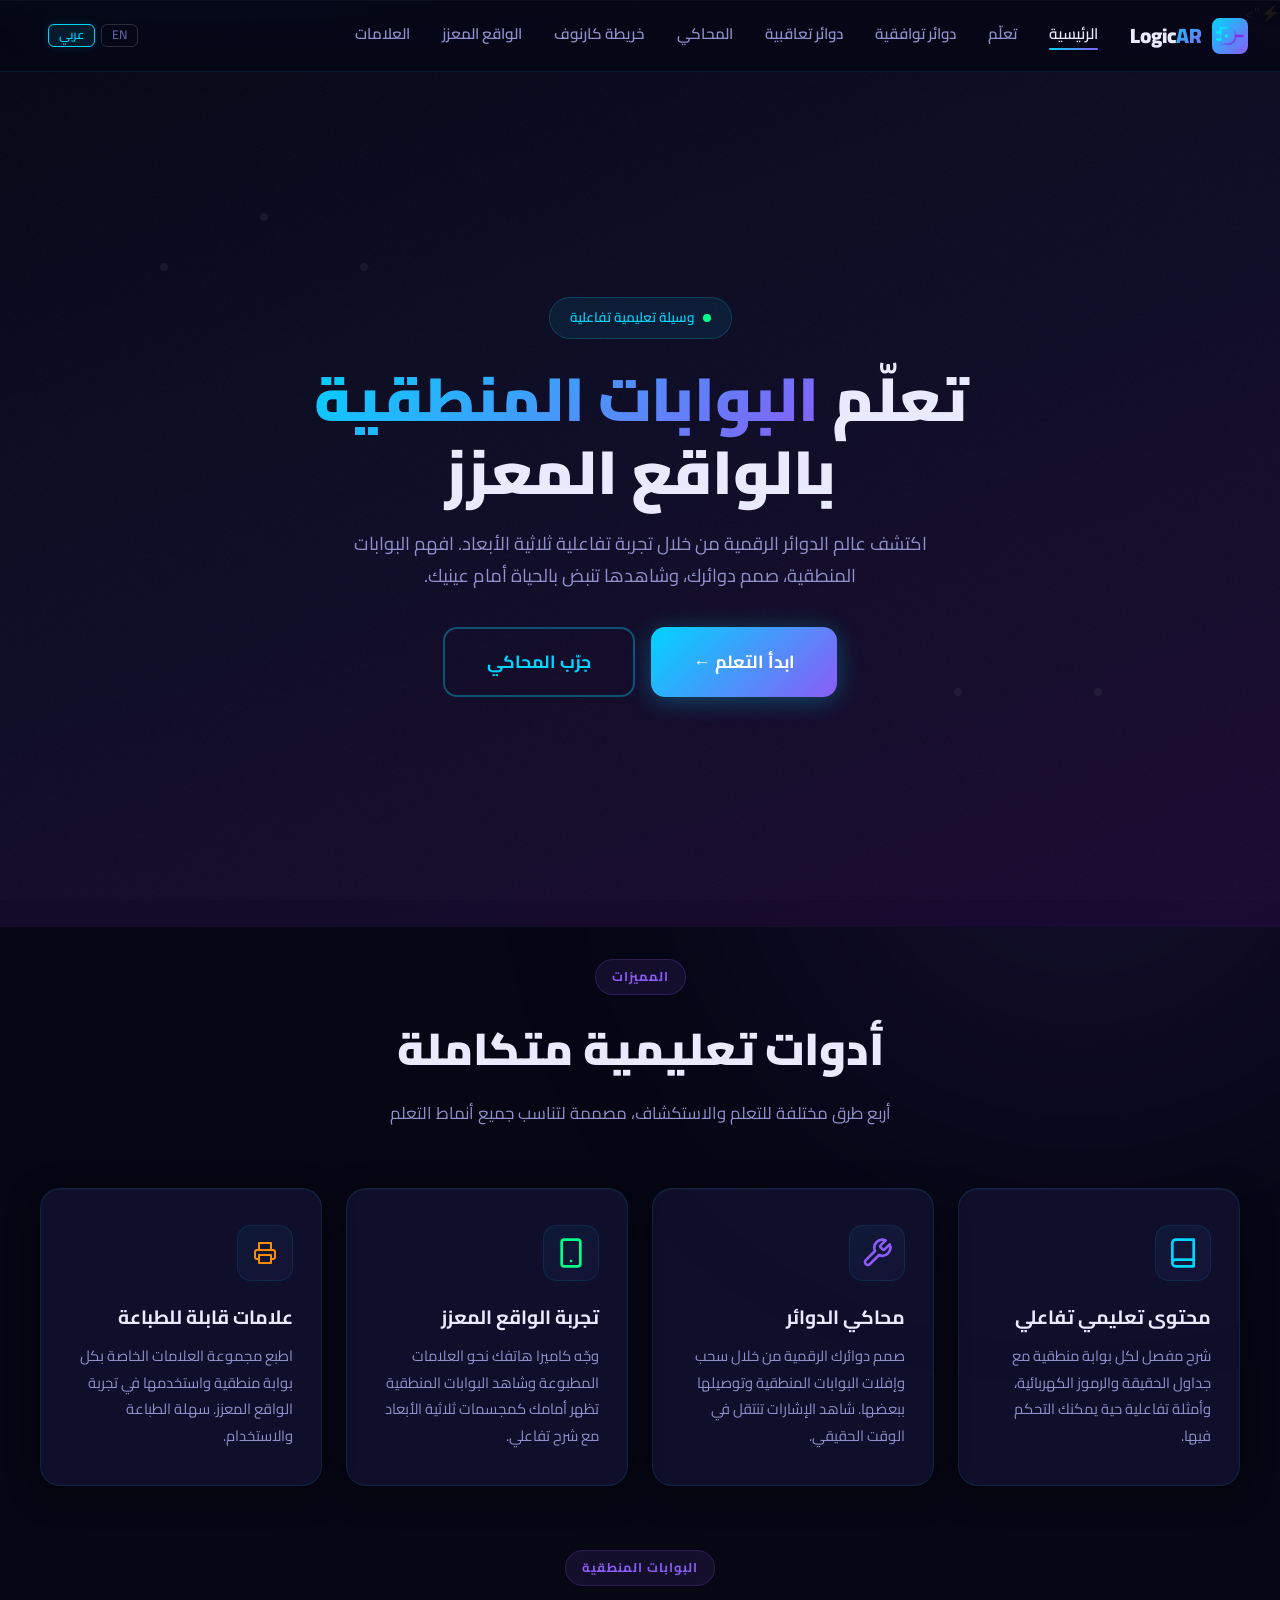
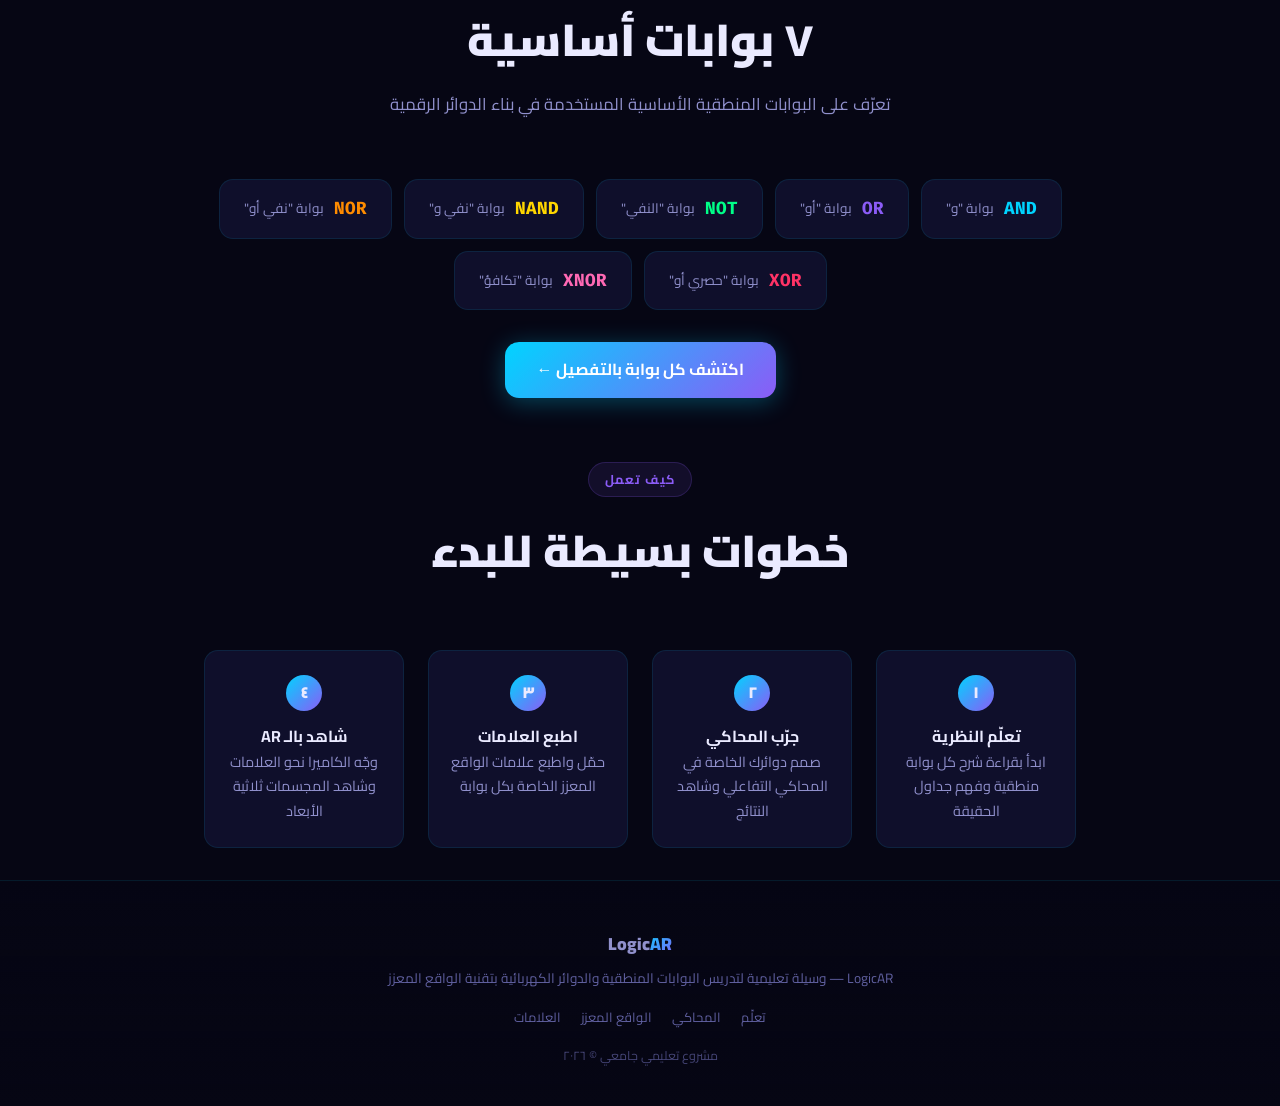
<file: index.html>
<!DOCTYPE html>
<html lang="ar" dir="rtl">
<head>
  <meta charset="UTF-8">
  <meta name="viewport" content="width=device-width, initial-scale=1.0">
  <title data-i18n="site_title">LogicAR — تعلم البوابات المنطقية بالواقع المعزز</title>
  <meta name="description" content="وسيلة تعليمية تفاعلية لتعليم البوابات المنطقية والدوائر الكهربائية من خلال تقنية الواقع المعزز AR">
  <link rel="stylesheet" href="css/style.css">
  <link rel="icon" href="data:image/svg+xml,<svg xmlns='http://www.w3.org/2000/svg' viewBox='0 0 24 24' fill='none' stroke='currentColor' stroke-width='2' stroke-linecap='round' stroke-linejoin='round'><path d='M4 5h6a7 7 0 0 1 7 7v0a7 7 0 0 1-7 7H4V5z' stroke='%2300f0ff'></path><path d='M1 9h3' stroke='%2300f0ff'></path><path d='M1 15h3' stroke='%2300f0ff'></path><path d='M17 12h6' stroke='%238a2be2'></path><circle cx='9' cy='12' r='1.5' fill='%2300f0ff' stroke='none'></circle></svg>"><text y='.9em' font-size='90'>⚡</text></svg>">
</head>
<body>
  <a href="#hero" class="skip-link">Skip to content</a>
  <!-- Background Effects -->
  <div class="bg-grid"></div>
  <div class="bg-glow bg-glow--cyan"></div>
  <div class="bg-glow bg-glow--purple"></div>
  <div class="bg-grain"></div>

  <!-- Navbar -->
  <nav class="navbar" id="navbar">
    <div class="navbar__logo">
      <div class="navbar__logo-icon" style="display:flex;align-items:center;"><svg width="28" height="28" viewBox="0 0 24 24" fill="none" stroke="currentColor" stroke-width="2" stroke-linecap="round" stroke-linejoin="round"><defs><linearGradient id="logoGrad" x1="0%" y1="0%" x2="100%" y2="100%"><stop offset="0%" stop-color="#00f0ff" /><stop offset="100%" stop-color="#8a2be2" /></linearGradient></defs><path d="M4 5h6a7 7 0 0 1 7 7v0a7 7 0 0 1-7 7H4V5z" stroke="url(#logoGrad)"></path><path d="M1 9h3" stroke="#00f0ff"></path><path d="M1 15h3" stroke="#00f0ff"></path><path d="M17 12h6" stroke="#8a2be2"></path><circle cx="9" cy="12" r="1.5" fill="#00f0ff" stroke="none"></circle></svg></div>
      <span>Logic<span class="text-gradient">AR</span></span>
    </div>
   
    <div class="navbar__links" id="navLinks">
      <a href="index.html" class="active" data-i18n="nav_home">الرئيسية</a>
      <a href="learn.html" data-i18n="nav_learn">تعلّم</a>
      <a href="combinational.html" data-i18n="nav_combinational">دوائر توافقية</a>
      <a href="sequential.html" data-i18n="nav_sequential">دوائر تعاقبية</a>
      <a href="simulator.html" data-i18n="nav_simulator">المحاكي</a>
      <a href="kmap.html" data-i18n="nav_kmap">خريطة كارنوف</a>
      <a href="ar.html" data-i18n="nav_ar">الواقع المعزز</a>
      <a href="markers.html" data-i18n="nav_markers">العلامات</a>
    </div>
     <div class="navbar__lang">
       <button class="lang-btn" data-lang="en">EN</button>
       <button class="lang-btn" data-lang="ar">عربي</button>
     </div>
    <button class="navbar__toggle" id="navToggle" aria-label="القائمة">☰</button>
  </nav>

  <!-- Hero Section -->
  <section class="hero" id="hero">
    <div class="hero__content">
      <div class="hero__badge">
        <span class="pulse"></span>
        <span data-i18n="hero_badge">وسيلة تعليمية تفاعلية</span>
      </div>
      <h1 class="hero__title" data-i18n="hero_title">
        تعلّم <span>البوابات المنطقية</span>
        <br>بالواقع المعزز
      </h1>
      <p class="hero__subtitle" data-i18n="hero_subtitle">
        اكتشف عالم الدوائر الرقمية من خلال تجربة تفاعلية ثلاثية الأبعاد.
        افهم البوابات المنطقية، صمم دوائرك، وشاهدها تنبض بالحياة أمام عينيك.
      </p>
      <div class="hero__actions">
        <a href="learn.html" class="btn btn--primary btn--lg" data-i18n="btn_start_learning">
          ابدأ التعلم &larr;
        </a>
        <a href="simulator.html" class="btn btn--outline btn--lg" data-i18n="btn_try_simulator">
          جرّب المحاكي
        </a>
      </div>
    </div>

    <!-- Decorative Circuit Lines -->
    <div class="hero__circuit">
      <svg width="400" height="300" viewBox="0 0 400 300" style="top: 10%; left: 5%;">
        <path d="M0 150 H100 L120 100 H200 L220 150 H300 L320 80 H400" stroke="currentColor" stroke-width="2" fill="none"/>
        <circle cx="100" cy="150" r="4" fill="currentColor"/>
        <circle cx="200" cy="100" r="4" fill="currentColor"/>
        <circle cx="300" cy="150" r="4" fill="currentColor"/>
      </svg>
      <svg width="300" height="200" viewBox="0 0 300 200" style="bottom: 15%; right: 8%;">
        <path d="M0 100 H80 Q100 100 100 80 V50 Q100 30 120 30 H200 Q220 30 220 50 V100 Q220 120 240 120 H300" stroke="currentColor" stroke-width="2" fill="none"/>
        <circle cx="80" cy="100" r="4" fill="currentColor"/>
        <circle cx="220" cy="100" r="4" fill="currentColor"/>
      </svg>
    </div>
  </section>

  <!-- Features Section -->
  <section class="section" id="features">
    <div class="section__header reveal">
      <span class="section__tag" data-i18n="features_tag">المميزات</span>
      <h2 class="section__title" data-i18n="features_title">أدوات تعليمية متكاملة</h2>
      <p class="section__desc" data-i18n="features_desc">
        أربع طرق مختلفة للتعلم والاستكشاف، مصممة لتناسب جميع أنماط التعلم
      </p>
    </div>
    <div class="features-grid">
      <a href="learn.html" class="feature-card reveal" >
        <div class="feature-card__icon feature-card__icon--cyan"><svg width="32" height="32" viewBox="0 0 24 24" fill="none" stroke="currentColor" stroke-width="2" stroke-linecap="round" stroke-linejoin="round"><path d="M4 19.5v-15A2.5 2.5 0 0 1 6.5 2H20v20H6.5a2.5 2.5 0 0 1 0-5H20"></path></svg></div>
        <h3 class="feature-card__title" data-i18n="feat1_title">محتوى تعليمي تفاعلي</h3>
        <p class="feature-card__desc" data-i18n="feat1_desc">
          شرح مفصل لكل بوابة منطقية مع جداول الحقيقة والرموز الكهربائية، وأمثلة تفاعلية حية يمكنك التحكم فيها.
        </p>
      </a>
      <a href="simulator.html" class="feature-card reveal" >
        <div class="feature-card__icon feature-card__icon--purple"><svg width="32" height="32" viewBox="0 0 24 24" fill="none" stroke="currentColor" stroke-width="2" stroke-linecap="round" stroke-linejoin="round"><path d="M14.7 6.3a1 1 0 0 0 0 1.4l1.6 1.6a1 1 0 0 0 1.4 0l3.77-3.77a6 6 0 0 1-7.94 7.94l-6.91 6.91a2.12 2.12 0 0 1-3-3l6.91-6.91a6 6 0 0 1 7.94-7.94l-3.76 3.76z"></path></svg></div>
        <h3 class="feature-card__title" data-i18n="feat2_title">محاكي الدوائر</h3>
        <p class="feature-card__desc" data-i18n="feat2_desc">
          صمم دوائرك الرقمية من خلال سحب وإفلات البوابات المنطقية وتوصيلها ببعضها. شاهد الإشارات تنتقل في الوقت الحقيقي.
        </p>
      </a>
      <a href="ar.html" class="feature-card reveal" >
        <div class="feature-card__icon feature-card__icon--green"><svg width="32" height="32" viewBox="0 0 24 24" fill="none" stroke="currentColor" stroke-width="2" stroke-linecap="round" stroke-linejoin="round"><rect x="5" y="2" width="14" height="20" rx="2" ry="2"></rect><line x1="12" y1="18" x2="12.01" y2="18"></line></svg></div>
        <h3 class="feature-card__title" data-i18n="feat3_title">تجربة الواقع المعزز</h3>
        <p class="feature-card__desc" data-i18n="feat3_desc">
          وجّه كاميرا هاتفك نحو العلامات المطبوعة وشاهد البوابات المنطقية تظهر أمامك كمجسمات ثلاثية الأبعاد مع شرح تفاعلي.
        </p>
      </a>
      <a href="markers.html" class="feature-card reveal" >
        <div class="feature-card__icon feature-card__icon--orange"><svg width="24" height="24" viewBox="0 0 24 24" fill="none" stroke="currentColor" stroke-width="2" stroke-linecap="round" stroke-linejoin="round"><polyline points="6 9 6 2 18 2 18 9"></polyline><path d="M6 18H4a2 2 0 0 1-2-2v-5a2 2 0 0 1 2-2h16a2 2 0 0 1 2 2v5a2 2 0 0 1-2 2h-2"></path><rect x="6" y="14" width="12" height="8"></rect></svg></div>
        <h3 class="feature-card__title" data-i18n="feat4_title">علامات قابلة للطباعة</h3>
        <p class="feature-card__desc" data-i18n="feat4_desc">
          اطبع مجموعة العلامات الخاصة بكل بوابة منطقية واستخدمها في تجربة الواقع المعزز. سهلة الطباعة والاستخدام.
        </p>
      </a>
    </div>
  </section>

  <!-- Gates Preview Section -->
  <section class="section" id="gates-preview">
    <div class="section__header reveal">
      <span class="section__tag" data-i18n="gates_tag">البوابات المنطقية</span>
      <h2 class="section__title" data-i18n="gates_title">٧ بوابات أساسية</h2>
      <p class="section__desc" data-i18n="gates_desc">تعرّف على البوابات المنطقية الأساسية المستخدمة في بناء الدوائر الرقمية</p>
    </div>
    <div class="gates-preview-list reveal">
      <div class="gates-chips-container">
  <div class="gate-preview-chip">
    <span class="gate-preview-chip__name" style="color:var(--accent-cyan);">AND</span>
    <span class="gate-preview-chip__label" data-i18n="gate_and">بوابة "و"</span>
  </div>
  <div class="gate-preview-chip">
    <span class="gate-preview-chip__name" style="color:var(--accent-purple);">OR</span>
    <span class="gate-preview-chip__label" data-i18n="gate_or">بوابة "أو"</span>
  </div>
  <div class="gate-preview-chip">
    <span class="gate-preview-chip__name" style="color:var(--accent-green);">NOT</span>
    <span class="gate-preview-chip__label" data-i18n="gate_not">بوابة "النفي"</span>
  </div>
  <div class="gate-preview-chip">
    <span class="gate-preview-chip__name" style="color:var(--accent-yellow);">NAND</span>
    <span class="gate-preview-chip__label" data-i18n="gate_nand">بوابة "نفي و"</span>
  </div>
  <div class="gate-preview-chip">
    <span class="gate-preview-chip__name" style="color:var(--accent-orange);">NOR</span>
    <span class="gate-preview-chip__label" data-i18n="gate_nor">بوابة "نفي أو"</span>
  </div>
  <div class="gate-preview-chip">
    <span class="gate-preview-chip__name" style="color:var(--accent-red);">XOR</span>
    <span class="gate-preview-chip__label" data-i18n="gate_xor">بوابة "حصري أو"</span>
  </div>
  <div class="gate-preview-chip">
    <span class="gate-preview-chip__name" style="color:#ff69b4;">XNOR</span>
    <span class="gate-preview-chip__label" data-i18n="gate_xnor">بوابة "تكافؤ"</span>
  </div>
</div>
    </div>
    <div class="text-center mt-4 reveal">
      <a href="learn.html" class="btn btn--primary" data-i18n="btn_discover_gates">اكتشف كل بوابة بالتفصيل &larr;</a>
    </div>
  </section>

  <!-- How it Works Section -->
  <section class="section" id="how-it-works">
    <div class="section__header reveal">
      <span class="section__tag" data-i18n="steps_tag">كيف تعمل</span>
      <h2 class="section__title" data-i18n="steps_title">خطوات بسيطة للبدء</h2>
    </div>
    <div class="ar-steps reveal" style="max-width:900px; margin:0 auto;">
      <div class="ar-step">
        <div class="ar-step__num">١</div>
        <h4 data-i18n="step1_title">تعلّم النظرية</h4>
        <p class="ar-step__text" data-i18n="step1_desc">ابدأ بقراءة شرح كل بوابة منطقية وفهم جداول الحقيقة</p>
      </div>
      <div class="ar-step">
        <div class="ar-step__num">٢</div>
        <h4 data-i18n="step2_title">جرّب المحاكي</h4>
        <p class="ar-step__text" data-i18n="step2_desc">صمم دوائرك الخاصة في المحاكي التفاعلي وشاهد النتائج</p>
      </div>
      <div class="ar-step">
        <div class="ar-step__num">٣</div>
        <h4 data-i18n="step3_title">اطبع العلامات</h4>
        <p class="ar-step__text" data-i18n="step3_desc">حمّل واطبع علامات الواقع المعزز الخاصة بكل بوابة</p>
      </div>
      <div class="ar-step">
        <div class="ar-step__num">٤</div>
        <h4 data-i18n="step4_title">شاهد بالـ AR</h4>
        <p class="ar-step__text" data-i18n="step4_desc">وجّه الكاميرا نحو العلامات وشاهد المجسمات ثلاثية الأبعاد</p>
      </div>
    </div>
  </section>

  <!-- Footer -->
  <footer class="footer">
    <div class="footer__brand">Logic<span class="text-gradient">AR</span></div>
    <p data-i18n="footer_desc">LogicAR — وسيلة تعليمية لتدريس البوابات المنطقية والدوائر الكهربائية بتقنية الواقع المعزز</p>
    <div class="footer__links">
      <a href="learn.html" data-i18n="nav_learn">تعلّم</a>
      <a href="simulator.html" data-i18n="nav_simulator">المحاكي</a>
      <a href="ar.html" data-i18n="nav_ar">الواقع المعزز</a>
      <a href="markers.html" data-i18n="nav_markers">العلامات</a>
    </div>
    <p class="footer__copy" data-i18n="footer_copy">مشروع تعليمي جامعي © ٢٠٢٦</p>
  </footer>

  <script>
    // Mobile nav toggle
    const navToggle = document.getElementById('navToggle');
    const navLinks = document.getElementById('navLinks');
    navToggle.addEventListener('click', () => navLinks.classList.toggle('open'));
    navLinks.querySelectorAll('a').forEach(link => {
      link.addEventListener('click', () => navLinks.classList.remove('open'));
    });

    // Scroll reveal
    const revealElements = document.querySelectorAll('.reveal');
    const revealObserver = new IntersectionObserver((entries) => {
      entries.forEach(entry => {
        if (entry.isIntersecting) {
          entry.target.classList.add('visible');
        }
      });
    }, { threshold: 0.1 });
    revealElements.forEach(el => revealObserver.observe(el));

    document.querySelectorAll('.gate-preview-chip').forEach((chip, i) => {
      chip.classList.add('reveal', `reveal-delay-${i + 1}`);
      revealObserver.observe(chip);
    });

    document.querySelectorAll('.feature-card').forEach((card, i) => {
      card.classList.add(`reveal-delay-${i + 1}`);
    });

    document.querySelectorAll('.ar-step').forEach((step, i) => {
      step.classList.add(`reveal-delay-${i + 1}`);
    });

    // Navbar background on scroll
    window.addEventListener('scroll', () => {
      const navbar = document.getElementById('navbar');
      if (window.scrollY > 50) {
        navbar.style.background = 'rgba(6, 6, 20, 0.95)';
      } else {
        navbar.style.background = 'rgba(6, 6, 20, 0.85)';
      }
    });

    document.querySelectorAll('.feature-card').forEach(card => {
      card.addEventListener('mousemove', (e) => {
        const rect = card.getBoundingClientRect();
        card.style.setProperty('--mouse-x', (e.clientX - rect.left) + 'px');
        card.style.setProperty('--mouse-y', (e.clientY - rect.top) + 'px');
      });
    });
  </script>
  <script src="js/i18n.js"></script>
</body>
</html>
</file>
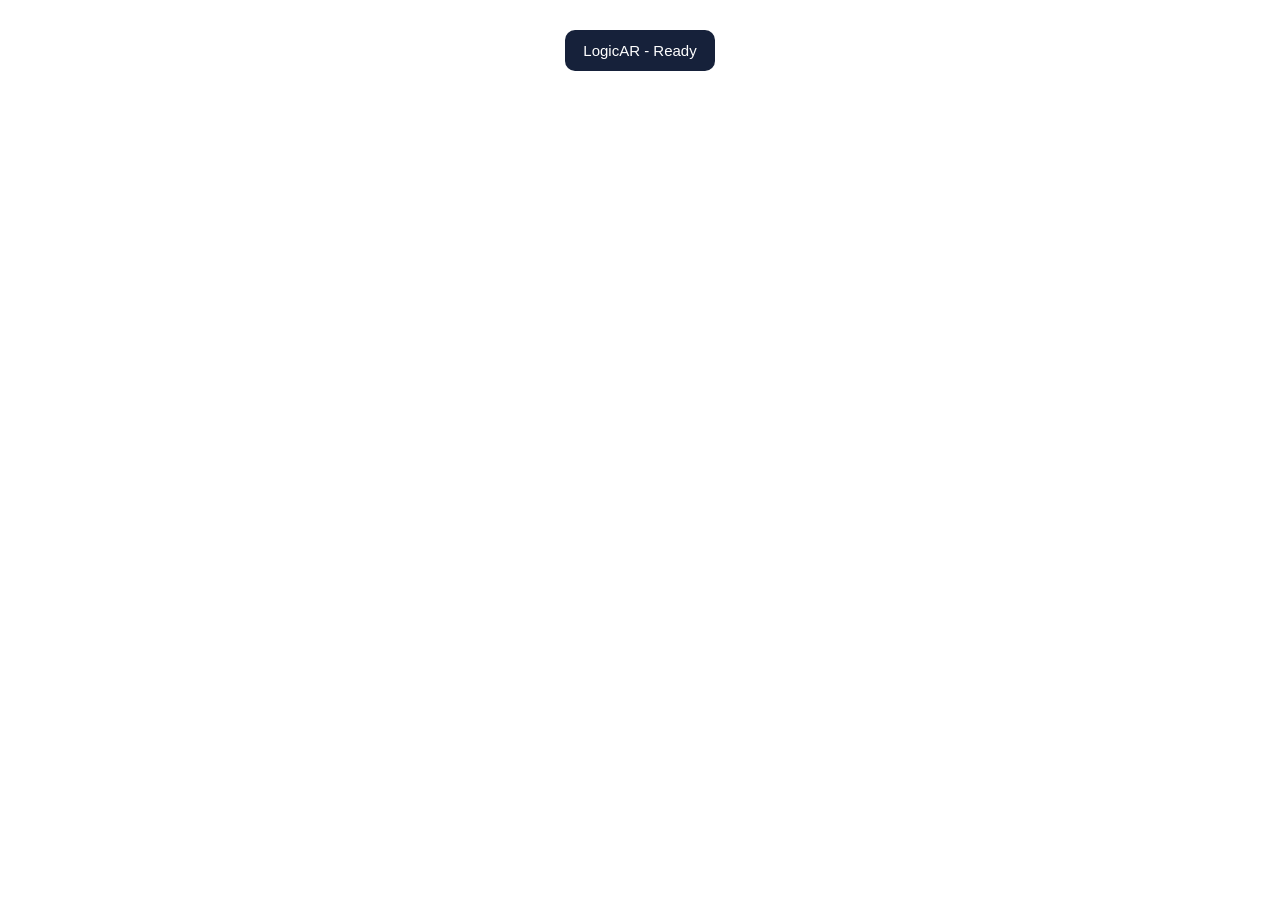
<file: ar-test.html>
<!DOCTYPE html>
<html lang="en">
<head>
  <meta charset="UTF-8">
  <meta name="viewport" content="width=device-width, initial-scale=1.0">

  <title>LogicAR - Surface Detection</title>

  <script src="https://aframe.io/releases/1.8.0/aframe.min.js"></script>

  <style>
    body {
      margin: 0;
      font-family: Arial, sans-serif;
    }

    #overlay {
      position: fixed;
      top: 15px;
      left: 0;
      right: 0;
      text-align: center;
      z-index: 10;
      pointer-events: none;
    }

    #status {
      display: inline-block;
      background: #16213A;
      color: white;
      padding: 12px 18px;
      border-radius: 10px;
      font-size: 15px;
    }
  </style>
</head>

<body>

  <div id="overlay">
    <p id="status">LogicAR - Ready</p>
  </div>


<a-scene
  webxr="
    optionalFeatures: hit-test, dom-overlay;
    overlayElement: #overlay;
  "
  xr-mode-ui="XRMode: ar"
  renderer="alpha: true; colorManagement: true"
  ar-hit-test="target: #reticle"
>

    <!-- Camera -->
    <a-camera></a-camera>

    <!-- Lighting -->
    <a-entity
      light="type: ambient; intensity: 1"
    ></a-entity>

    <a-entity
      light="type: directional; intensity: 1"
      position="1 3 2"
    ></a-entity>

    <!-- Surface Reticle -->
    <a-entity id="reticle" visible="true">

    <a-ring
        position="0 0 0"
        rotation="-90 0 0"
        radius-inner="0.055"
        radius-outer="0.07"
        material="
        color: #00FF88;
        shader: flat;
        side: double;
        "
    ></a-ring>

    <a-circle
        position="0 0.001 0"
        rotation="-90 0 0"
        radius="0.015"
        material="
        color: #00FF88;
        shader: flat;
        opacity: 0.5;
        transparent: true;
        side: double;
        "
    ></a-circle>

    </a-entity>

    <!-- AND Gate -->
    <a-entity id="gate" visible="false">

      <!-- Gate Body -->
      <a-box
        position="0 0.075 0"
        width="0.30"
        height="0.15"
        depth="0.08"
        color="#00D4FF"
        metalness="0.3"
        roughness="0.35"
      ></a-box>

      <!-- Gate Label -->
      <a-text
        value="AND GATE"
        align="center"
        color="#FFFFFF"
        position="0 0.17 0"
        scale="0.22 0.22 0.22"
      ></a-text>

    </a-entity>

  </a-scene>

  <script>


const scene = document.querySelector("a-scene");
const status = document.getElementById("status");

scene.addEventListener("enter-vr", () => {
  status.textContent = "AR Started - Scan a surface";
});

scene.addEventListener("ar-hit-test-start", () => {
  status.textContent = "Scanning surfaces...";
});

scene.addEventListener("ar-hit-test-achieved", () => {
  status.textContent = "Surface detected! Tap to place AND Gate";
});

scene.addEventListener("ar-hit-test-select", (event) => {

    const reticle = document.querySelector("#reticle");
    const gate = document.querySelector("#gate");

    scene.addEventListener("ar-hit-test-achieved", () => {
    status.textContent = "Surface detected - Reticle active!";
    });

    scene.addEventListener("ar-hit-test-select", () => {

    // Get the real-world position
    // of the reticle
    const position = new THREE.Vector3();
    const rotation = new THREE.Quaternion();

    reticle.object3D.getWorldPosition(position);
    reticle.object3D.getWorldQuaternion(rotation);

    // Place the AND Gate
    gate.object3D.position.copy(position);
    gate.object3D.quaternion.copy(rotation);

    // Show the gate
    gate.setAttribute("visible", true);

    // Hide the reticle after placement
    reticle.setAttribute("visible", false);

    status.textContent = "AND Gate placed successfully!";
    });

});

scene.addEventListener("exit-vr", () => {
  status.textContent = "AR Session Ended";
});

  </script>

</body>
</html>
</file>
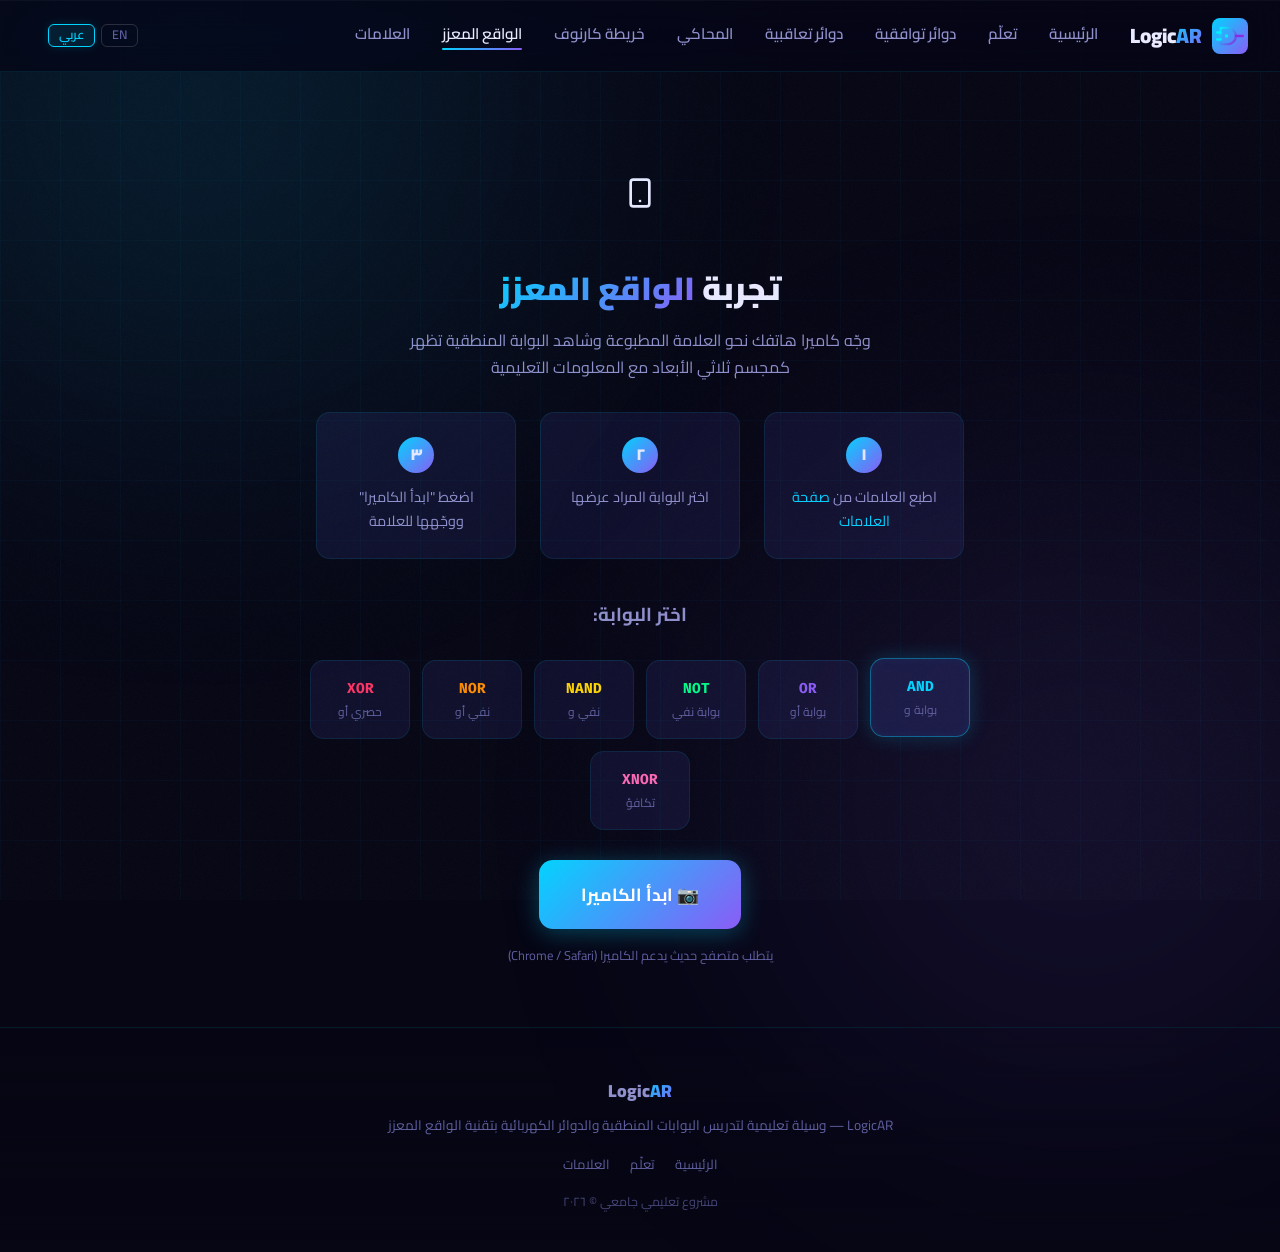
<file: ar.html>
<!DOCTYPE html>
<html lang="ar" dir="rtl">
  <head>
    <meta charset="UTF-8">
    <meta name="viewport" content="width=device-width, initial-scale=1.0">
    <title data-i18n="page_ar_title">الواقع المعزز — LogicAR</title>
    <meta name="description"
      content="شاهد البوابات المنطقية بتقنية الواقع المعزز ثلاثي الأبعاد">
    <link rel="stylesheet" href="css/style.css">
  </head>
  <body>
    <a href="#arInstructions" class="skip-link">Skip to content</a>
    <div class="bg-grid"></div>
    <div class="bg-glow bg-glow--cyan"></div>
    <div class="bg-glow bg-glow--purple"></div>
    <div class="bg-grain"></div>
    <!-- Navbar -->
    <nav class="navbar" id="navbar">
      <div class="navbar__logo">
        <div class="navbar__logo-icon"
          style="display:flex;align-items:center;"><svg width="28" height="28"
            viewBox="0 0 24 24" fill="none" stroke="currentColor"
            stroke-width="2" stroke-linecap="round"
            stroke-linejoin="round"><defs><lineargradient id="logoGrad" x1="0%"
                y1="0%" x2="100%" y2="100%"><stop offset="0%"
                  stop-color="#00f0ff" /><stop offset="100%"
                  stop-color="#8a2be2" /></lineargradient></defs><path
              d="M4 5h6a7 7 0 0 1 7 7v0a7 7 0 0 1-7 7H4V5z"
              stroke="url(#logoGrad)"></path><path d="M1 9h3"
              stroke="#00f0ff"></path><path d="M1 15h3"
              stroke="#00f0ff"></path><path d="M17 12h6"
              stroke="#8a2be2"></path><circle cx="9" cy="12" r="1.5"
              fill="#00f0ff" stroke="none"></circle></svg></div>
        <span>Logic<span class="text-gradient">AR</span></span>
      </div>

      <div class="navbar__links" id="navLinks">
        <a href="index.html" data-i18n="nav_home">الرئيسية</a>
        <a href="learn.html" data-i18n="nav_learn">تعلّم</a>
        <a href="combinational.html" data-i18n="nav_combinational">دوائر
          توافقية</a>
        <a href="sequential.html" data-i18n="nav_sequential">دوائر تعاقبية</a>
        <a href="simulator.html" data-i18n="nav_simulator">المحاكي</a>
        <a href="kmap.html" data-i18n="nav_kmap">خريطة كارنوف</a>
        <a href="ar.html" class="active" data-i18n="nav_ar">الواقع المعزز</a>
        <a href="markers.html" data-i18n="nav_markers">العلامات</a>
      </div>
      <div class="navbar__lang">
        <button class="lang-btn" data-lang="en">EN</button>
        <button class="lang-btn" data-lang="ar">عربي</button>
      </div>
      <button class="navbar__toggle" id="navToggle"
        aria-label="القائمة">☰</button>
    </nav>
    <!-- AR Instructions -->
    <div class="ar-container" id="arInstructions">
      <div class="ar-instructions">
        <div class="ar-instructions__icon animate-float"><svg width="32"
            height="32" viewBox="0 0 24 24" fill="none" stroke="currentColor"
            stroke-width="2" stroke-linecap="round" stroke-linejoin="round"
            style="color: inherit;"><rect x="5" y="2" width="14" height="20"
              rx="2" ry="2"></rect><line x1="12" y1="18" x2="12.01"
              y2="18"></line></svg></div>
        <h1 class="ar-instructions__title" data-i18n="ar_exp_title">تجربة <span
            class="text-gradient">الواقع المعزز</span></h1>
        <p class="ar-instructions__text" data-i18n="ar_exp_desc">
          وجّه كاميرا هاتفك نحو العلامة المطبوعة وشاهد البوابة المنطقية تظهر
          كمجسم ثلاثي الأبعاد مع المعلومات التعليمية
        </p>

        <div class="ar-steps">
          <div class="ar-step">
            <div class="ar-step__num">١</div>
            <p class="ar-step__text" data-i18n="ar_step_1">اطبع العلامات من <a
                href="markers.html">صفحة العلامات</a></p>
          </div>
          <div class="ar-step">
            <div class="ar-step__num">٢</div>
            <p class="ar-step__text" data-i18n="ar_step_2">اختر البوابة المراد
              عرضها</p>
          </div>
          <div class="ar-step">
            <div class="ar-step__num">٣</div>
            <p class="ar-step__text" data-i18n="ar_step_3">اضغط "ابدأ الكاميرا"
              ووجّهها للعلامة</p>
          </div>
        </div>

        <!-- Gate Selector -->
        <h3 style="margin-bottom:12px; color:var(--text-secondary);"
          data-i18n="ar_sel_gate">اختر البوابة:</h3>
        <div class="marker-selector" id="gateSelector">
          <div class="marker-selector__item active" data-gate="AND"
            onclick="selectGate(this, 'AND')">
            <div class="name" style="color:#00d4ff;">AND</div>
            <div class="name-ar">بوابة و</div>
          </div>
          <div class="marker-selector__item" data-gate="OR"
            onclick="selectGate(this, 'OR')">
            <div class="name" style="color:#8b5cf6;">OR</div>
            <div class="name-ar">بوابة أو</div>
          </div>
          <div class="marker-selector__item" data-gate="NOT"
            onclick="selectGate(this, 'NOT')">
            <div class="name" style="color:#00ff88;">NOT</div>
            <div class="name-ar">بوابة نفي</div>
          </div>
          <div class="marker-selector__item" data-gate="NAND"
            onclick="selectGate(this, 'NAND')">
            <div class="name" style="color:#ffd600;">NAND</div>
            <div class="name-ar">نفي و</div>
          </div>
          <div class="marker-selector__item" data-gate="NOR"
            onclick="selectGate(this, 'NOR')">
            <div class="name" style="color:#ff8c00;">NOR</div>
            <div class="name-ar">نفي أو</div>
          </div>
          <div class="marker-selector__item" data-gate="XOR"
            onclick="selectGate(this, 'XOR')">
            <div class="name" style="color:#ff3366;">XOR</div>
            <div class="name-ar">حصري أو</div>
          </div>
          <div class="marker-selector__item" data-gate="XNOR"
            onclick="selectGate(this, 'XNOR')">
            <div class="name" style="color:#ff69b4;">XNOR</div>
            <div class="name-ar">تكافؤ</div>
          </div>
        </div>

        <button class="btn btn--primary btn--lg" onclick="startAR()"
          id="startArBtn" data-i18n="btn_start_cam">
          📷 ابدأ الكاميرا
        </button>
        <p style="margin-top:16px; font-size:0.8rem; color:var(--text-muted);"
          data-i18n="cam_req">
          يتطلب متصفح حديث يدعم الكاميرا (Chrome / Safari)
        </p>
      </div>
    </div>

    <!-- AR Scene (loaded dynamically) -->
    <div class="ar-view" id="arView">
      <div id="arSceneContainer"></div>
      <div class="ar-overlay" id="arOverlay">
        <button class="btn btn-close" onclick="stopAR()"
          data-i18n="btn_close"></button>
      </div>
    </div>

    <footer class="footer">
      <div class="footer__brand">Logic<span
          class="text-gradient">AR</span></div>
      <p data-i18n="footer_desc">LogicAR — وسيلة تعليمية لتدريس البوابات
        المنطقية والدوائر الكهربائية بتقنية الواقع المعزز</p>
      <div class="footer__links">
        <a href="index.html" data-i18n="nav_home">الرئيسية</a>
        <a href="learn.html" data-i18n="nav_learn">تعلّم</a>
        <a href="markers.html" data-i18n="nav_markers">العلامات</a>
      </div>
      <p class="footer__copy" data-i18n="footer_copy">مشروع تعليمي جامعي ©
        ٢٠٢٦</p>
    </footer>

    <script>
    let selectedGate = 'AND';
    let arActive = false;

    const GATE_INFO = {
      AND:  { color: '#00d4ff', nameAr: 'بوابة "و"', nameEn: 'AND Gate', formula: 'Y = A · B', desc: 'تُخرج 1 فقط عندما يكون كلا المدخلين 1', descEn: 'Outputs 1 only when both inputs are 1' },
      OR:   { color: '#8b5cf6', nameAr: 'بوابة "أو"', nameEn: 'OR Gate', formula: 'Y = A + B', desc: 'تُخرج 1 إذا كان أحد المدخلين 1', descEn: 'Outputs 1 if either or both inputs are 1' },
      NOT:  { color: '#00ff88', nameAr: 'بوابة "النفي"', nameEn: 'NOT Gate', formula: 'Y = Ā', desc: 'تعكس قيمة المدخل', descEn: 'Inverts the input value' },
      NAND: { color: '#ffd600', nameAr: 'بوابة "نفي و"', nameEn: 'NAND Gate', formula: 'Y = (A·B)̄', desc: 'عكس بوابة AND', descEn: 'Inverted AND gate' },
      NOR:  { color: '#ff8c00', nameAr: 'بوابة "نفي أو"', nameEn: 'NOR Gate', formula: 'Y = (A+B)̄', desc: 'عكس بوابة OR', descEn: 'Inverted OR gate' },
      XOR:  { color: '#ff3366', nameAr: 'بوابة "حصري أو"', nameEn: 'XOR Gate', formula: 'Y = A ⊕ B', desc: 'تُخرج 1 عندما يختلف المدخلان', descEn: 'Outputs 1 when inputs differ' },
      XNOR: { color: '#ff69b4', nameAr: 'بوابة "التكافؤ"', nameEn: 'XNOR Gate', formula: 'Y = (A⊕B)̄', desc: 'تُخرج 1 عندما يتساوى المدخلان', descEn: 'Outputs 1 when inputs are equal' },
    };
    
    function registerGateShapes() {
      if (AFRAME.components["gate-shape"]) return;

      AFRAME.registerComponent("gate-shape", {
        schema: {
          type: { type: "string", default: "AND" },
          color: { type: "color", default: "#00d4ff" }
        },

        init: function () {
          const { type, color } = this.data;
          const THREE = AFRAME.THREE;

          const shape = new THREE.Shape();

          // Standard logic gate outlines, drawn in the XY plane.
          if (type === "AND" || type === "NAND") {
            shape.moveTo(-0.55, -0.4);
            shape.lineTo(0, -0.4);
            shape.absarc(0, 0, 0.4, -Math.PI / 2, Math.PI / 2, false);
            shape.lineTo(-0.55, 0.4);
            shape.closePath();

          } else if (["OR", "NOR", "XOR", "XNOR"].includes(type)) {
            shape.moveTo(-0.55, -0.4);
            shape.bezierCurveTo(-0.2, -0.4, 0.2, -0.22, 0.62, 0);
            shape.bezierCurveTo(0.2, 0.22, -0.2, 0.4, -0.55, 0.4);
            shape.bezierCurveTo(-0.28, 0.16, -0.28, -0.16, -0.55, -0.4);
            shape.closePath();

          } else if (type === "NOT") {
            shape.moveTo(-0.5, -0.4);
            shape.lineTo(0.4, 0);
            shape.lineTo(-0.5, 0.4);
            shape.closePath();
          }

          const geometry = new THREE.ExtrudeGeometry(shape, {
            depth: 0.22,
            bevelEnabled: true,
            bevelSegments: 3,
            steps: 1,
            bevelSize: 0.025,
            bevelThickness: 0.025,
            curveSegments: 24
          });

          geometry.translate(0, 0, -0.11);

          const material = new THREE.MeshStandardMaterial({
            color: color,
            metalness: 0.3,
            roughness: 0.28,
            emissive: color,
            emissiveIntensity: 0.12,
            transparent: false,
            opacity: 1,
            side: THREE.DoubleSide
          });

          this.mesh = new THREE.Mesh(geometry, material);
          this.mesh.castShadow = true;
          this.mesh.receiveShadow = true;
          this.el.object3D.add(this.mesh);

          // Extra curved line distinguishes XOR and XNOR.
          if (type === "XOR" || type === "XNOR") {
            const points = [];

            for (let i = 0; i <= 24; i++) {
              const t = i / 24;
              const x = -0.69 + 0.27 * t;
              const y = -0.4 + 0.8 * t;
              points.push(new THREE.Vector3(x, y, 0.02));
            }

            const curve = new THREE.CatmullRomCurve3(points);
            const lineGeometry = new THREE.TubeGeometry(
              curve, 32, 0.018, 8, false
            );

            const lineMaterial = new THREE.MeshStandardMaterial({
              color: color,
              emissive: color,
              emissiveIntensity: 0.3
            });

            this.extraLine = new THREE.Mesh(
              lineGeometry, lineMaterial
            );

            this.el.object3D.add(this.extraLine);
          }
        },

        remove: function () {
          this.el.object3D.traverse(obj => {
            if (obj.geometry) obj.geometry.dispose();

            if (obj.material) {
              if (Array.isArray(obj.material)) {
                obj.material.forEach(m => m.dispose());
              } else {
                obj.material.dispose();
              }
            }
          });
        }
      });
    }

    function selectGate(el, gate) {
      selectedGate = gate;
      document.querySelectorAll('.marker-selector__item').forEach(item => item.classList.remove('active'));
      el.classList.add('active');
    }

    async function startAR() {
      const info = GATE_INFO[selectedGate];

      // Load A-Frame and AR.js if not loaded
      if (!window.AFRAME) {
        const btn = document.getElementById('startArBtn');
        btn.disabled = true;

        await loadScript('https://aframe.io/releases/1.4.0/aframe.min.js');
        await loadScript('https://raw.githack.com/AR-js-org/AR.js/master/aframe/build/aframe-ar.js');
        registerGateShapes();
        btn.disabled = false;
      }

      // Build AR scene
      const container = document.getElementById('arSceneContainer');

      // Build 3D gate model based on type
      const gateModel = buildGateModel(selectedGate, info);

      container.innerHTML = `
        <a-scene
          embedded
          arjs="sourceType: webcam; debugUIEnabled: false; detectionMode: mono_and_matrix; matrixCodeType: 3x3;"
          vr-mode-ui="enabled: false"
          renderer="logarithmicDepthBuffer: true; precision: medium;"
          style="position:fixed; inset:0; z-index:999;"
        >
          <a-marker type="barcode" value="0" smooth="true" smoothCount="5">
            ${gateModel}
          </a-marker>
          <a-entity camera></a-entity>
        </a-scene>
      `;

      document.getElementById('arInstructions').style.display = 'none';
      document.getElementById('arView').classList.add('active');
      arActive = true;
    }


    function buildGateModel(type, info) {
      const color = info.color;
      const isNot = type === "NOT";
      const inverted = ["NOT", "NAND", "NOR", "XNOR"].includes(type);
      const en = window.currentLang === "en";

      const name = en ? info.nameEn : info.nameAr;
      const desc = en ? info.descEn : info.desc;

      const input = (y, label, wireColor) => `
        <a-cylinder
          position="-0.85 ${y} 0"
          radius="0.025" height="0.5"
          rotation="0 0 90" color="${wireColor}">
        </a-cylinder>

        <a-sphere position="-1.12 ${y} 0"
          radius="0.055" color="${wireColor}">
        </a-sphere>

        <a-text value="${label}"
          position="-1.12 ${y + 0.15} 0"
          align="center" color="#ffffff" width="1.2">
        </a-text>
      `;

      return `
        <!-- 3D gate body -->
        <a-entity
          gate-shape="type: ${type}; color: ${color}"
          position="0 0.55 0">
        </a-entity>

        <!-- Input terminals -->
        ${input(0.75, "A", "#00d4ff")}
        ${isNot ? "" : input(0.35, "B", "#8b5cf6")}

        <!-- Inversion bubble -->
        ${inverted ? `
          <a-sphere position="${type === "NOT" ? 0.49 : 0.69} 0.55 0"
            radius="0.075"
            color="#ffffff"
            material="metalness: 0.1; roughness: 0.2">
          </a-sphere>
        ` : ""}

        <!-- Output terminal -->
        <a-cylinder
          position="${inverted ? 0.91 : 0.78} 0.55 0"
          radius="0.025" height="0.48"
          rotation="0 0 90" color="#00ff88">
        </a-cylinder>

        <a-sphere
          position="${inverted ? 1.15 : 1.02} 0.55 0"
          radius="0.065" color="#00ff88"
          material="emissive: #00ff88; emissiveIntensity: 0.8">
        </a-sphere>

        <a-text value="Y"
          position="${inverted ? 1.15 : 1.02} 0.72 0"
          align="center" color="#00ff88" width="1.2">
        </a-text>

        <!-- Gate information -->
        <a-text value="${type}"
          position="0 1.18 0"
          align="center" color="${color}" width="3">
        </a-text>

        <a-text value="${info.formula}"
          position="0 -0.02 0"
          align="center" color="#ffffff" width="2.8">
        </a-text>

        <a-text value="${name}"
          position="0 -0.27 0"
          align="center" color="${color}" width="3">
        </a-text>

        <a-text value="${desc}"
          position="0 -0.48 0"
          align="center" color="#d1d5e8" width="3.5">
        </a-text>

        <!-- Base -->
        <a-box position="0 -0.65 0"
          width="2.8" height="0.05" depth="0.9">
        </a-box>
      `;
    }
    function stopAR() {
      const container = document.getElementById('arSceneContainer');
      const scene = container.querySelector('a-scene');
      if (scene) {
        scene.remove();
      }
      container.innerHTML = '';
      document.getElementById('arView').classList.remove('active');
      document.getElementById('arInstructions').style.display = '';
      arActive = false;

      // Stop camera streams created by AR.js
      const video = document.getElementById('arjs-video') || document.querySelector('video');
      if (video && video.srcObject) {
        video.srcObject.getTracks().forEach(track => track.stop());
        video.remove();
      }
    }

    function  loadScript(src) {
      return new Promise((resolve, reject) => {
        const script = document.createElement('script');
        script.src = src;
        script.onload = resolve;
        script.onerror = reject;
        document.head.appendChild(script);
      });
    }

    // Nav toggle
    document.getElementById('navToggle').addEventListener('click', () => {
      document.getElementById('navLinks').classList.toggle('open');
    });
    document.getElementById('navLinks').querySelectorAll('a').forEach(link => {
      link.addEventListener('click', () => document.getElementById('navLinks').classList.remove('open'));
    });
    // Re-render AR model text when language changes (if AR is active)
    document.documentElement.addEventListener('languageChanged', (e) => {
      const lang = e.detail.lang;
      const info = GATE_INFO[selectedGate];
      if (arActive && info) {
        const nameEl = document.querySelector('.ar-model-name');
        if (nameEl) nameEl.setAttribute('value', lang === 'en' ? info.nameEn : info.nameAr);
        const descEl = document.querySelector('.ar-model-desc');
        if (descEl) descEl.setAttribute('value', lang === 'en' ? info.descEn : info.desc);
      }
    });
  </script>
    <script src="js/i18n.js"></script>
  </body>
</html>
</file>
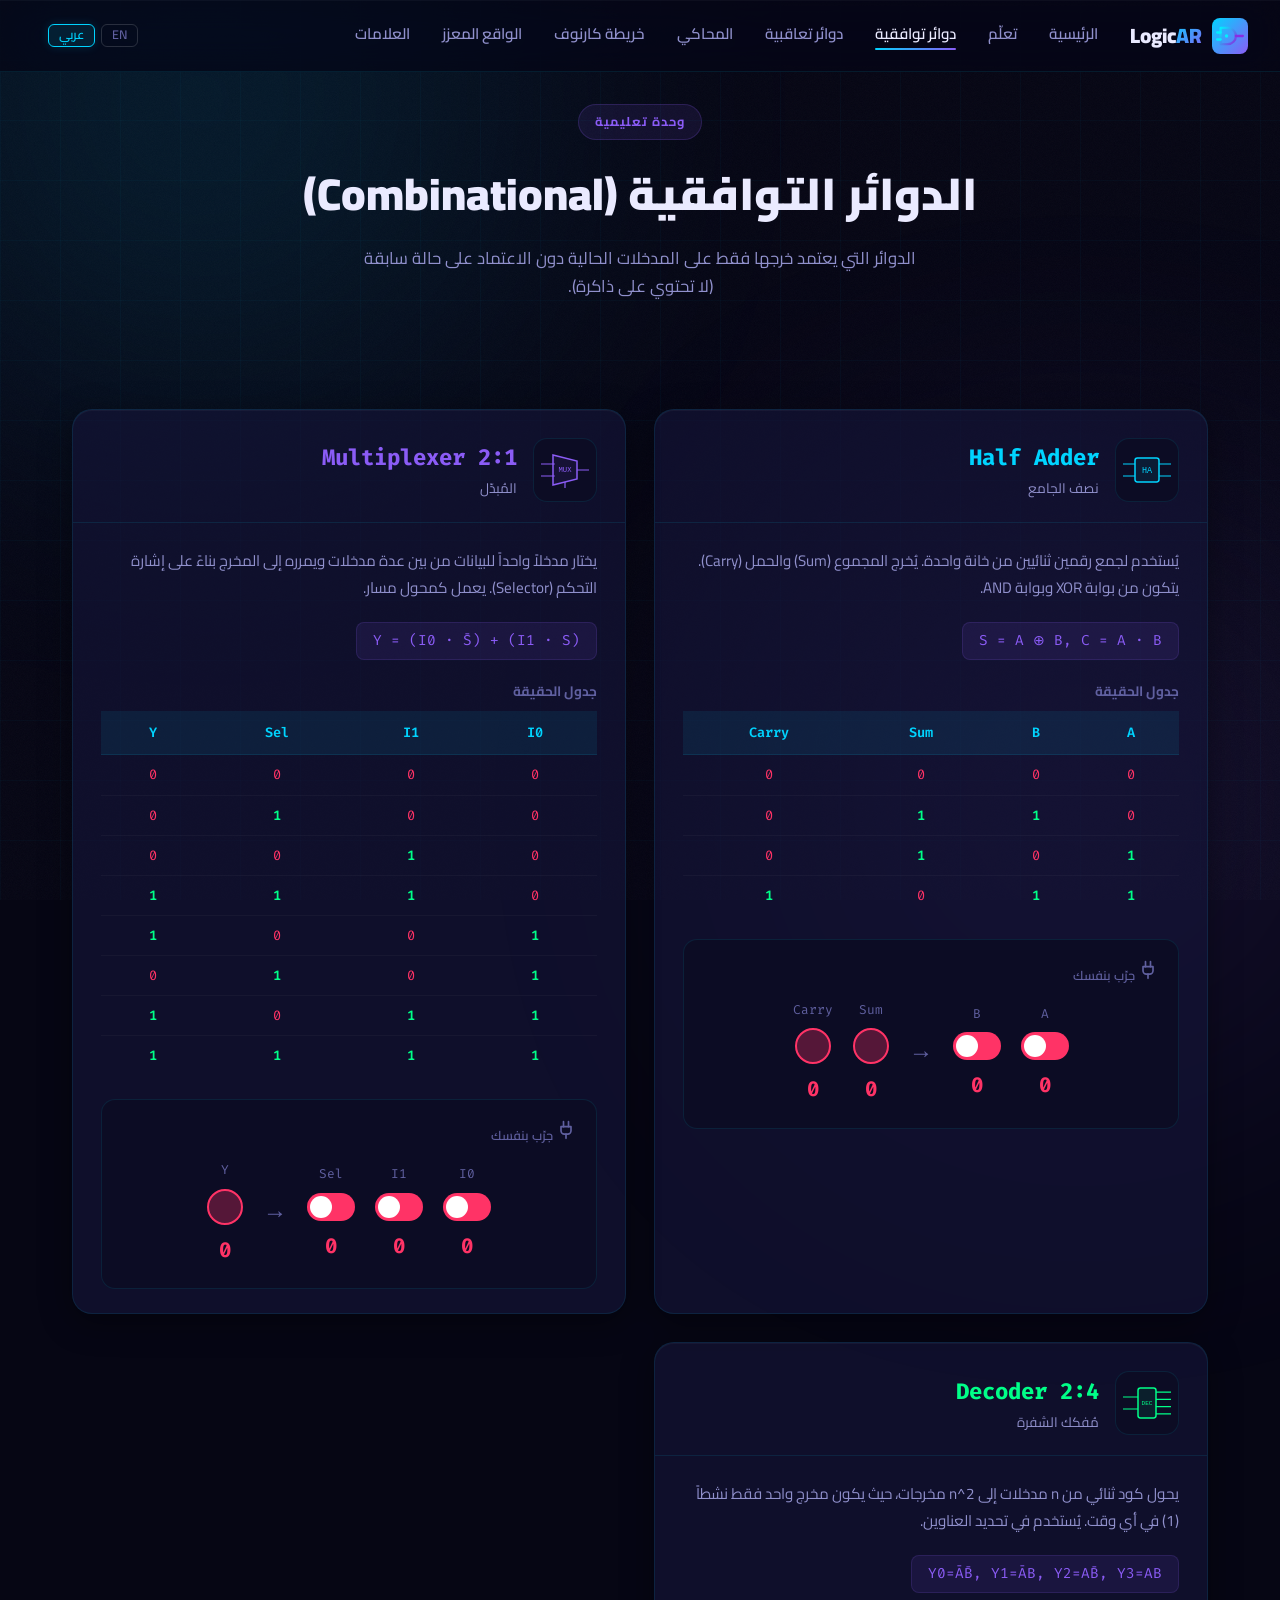
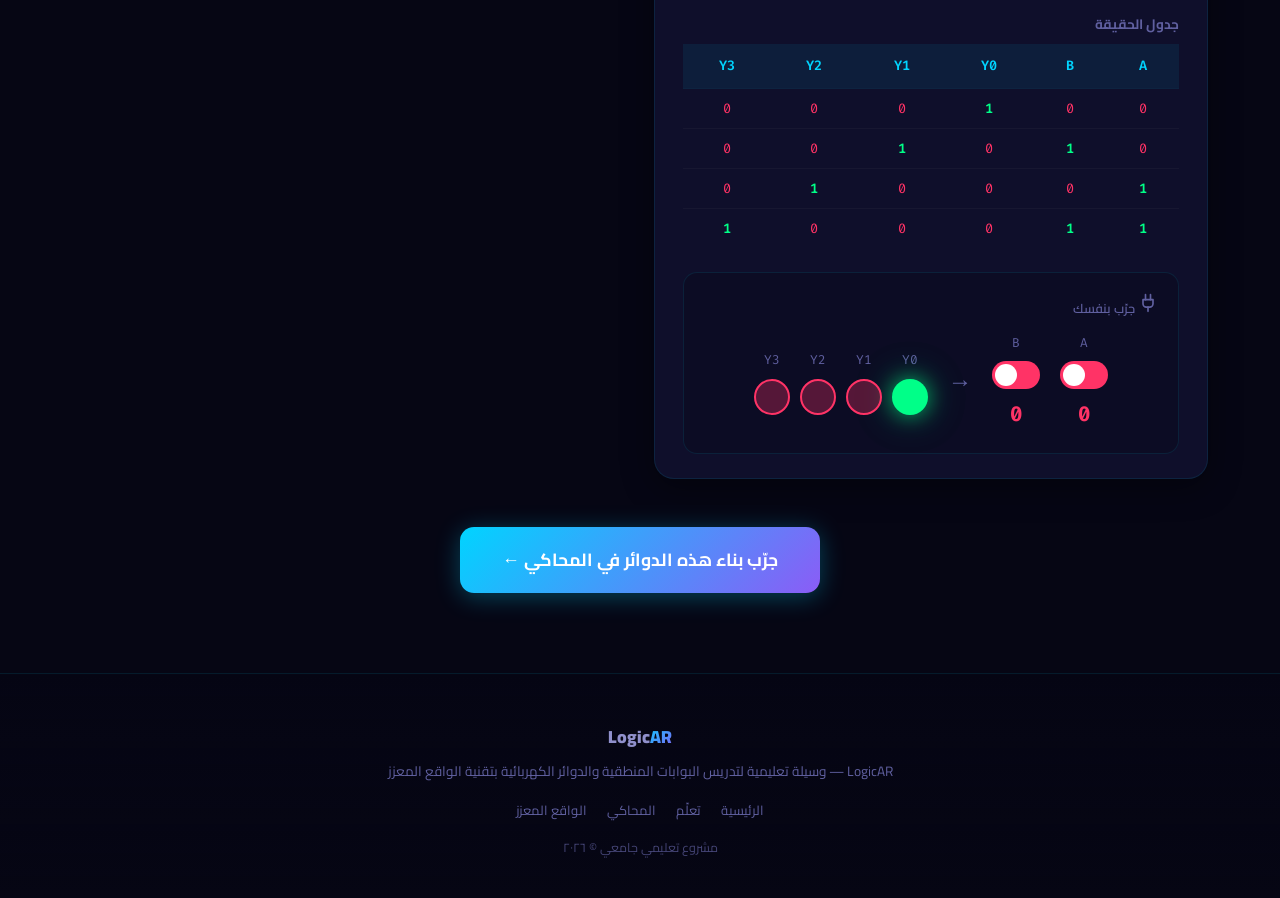
<file: combinational.html>
<!DOCTYPE html>
<html lang="ar" dir="rtl">
  <head>
    <meta charset="UTF-8">
    <meta name="viewport" content="width=device-width, initial-scale=1.0">
    <title data-i18n="page_comb_title">الدوائر التوافقية — LogicAR</title>
    <meta name="description"
      content="تعلّم الدوائر التوافقية مثل الجامع، المُبدّل، ومُفكك الشفرة">
    <link rel="stylesheet" href="css/style.css">
  </head>
  <body>
    <a href="#circuitsGrid" class="skip-link">Skip to content</a>
    <div class="bg-grid"></div>
    <div class="bg-glow bg-glow--cyan"></div>
    <div class="bg-glow bg-glow--purple"></div>
    <div class="bg-grain"></div>
    <!-- Navbar -->
    <nav class="navbar" id="navbar">
      <div class="navbar__logo">
        <div class="navbar__logo-icon"
          style="display:flex;align-items:center;"><svg width="28" height="28"
            viewBox="0 0 24 24" fill="none" stroke="currentColor"
            stroke-width="2" stroke-linecap="round"
            stroke-linejoin="round"><defs><lineargradient id="logoGrad" x1="0%"
                y1="0%" x2="100%" y2="100%"><stop offset="0%"
                  stop-color="#00f0ff" /><stop offset="100%"
                  stop-color="#8a2be2" /></lineargradient></defs><path
              d="M4 5h6a7 7 0 0 1 7 7v0a7 7 0 0 1-7 7H4V5z"
              stroke="url(#logoGrad)"></path><path d="M1 9h3"
              stroke="#00f0ff"></path><path d="M1 15h3"
              stroke="#00f0ff"></path><path d="M17 12h6"
              stroke="#8a2be2"></path><circle cx="9" cy="12" r="1.5"
              fill="#00f0ff" stroke="none"></circle></svg></div>
        <span>Logic<span class="text-gradient">AR</span></span>
      </div>

      <div class="navbar__links" id="navLinks">
        <a href="index.html" data-i18n="nav_home">الرئيسية</a>
        <a href="learn.html" data-i18n="nav_learn">تعلّم</a>
        <a href="combinational.html" class="active"
          data-i18n="nav_combinational">دوائر توافقية</a>
        <a href="sequential.html" data-i18n="nav_sequential">دوائر تعاقبية</a>
        <a href="simulator.html" data-i18n="nav_simulator">المحاكي</a>
        <a href="kmap.html" data-i18n="nav_kmap">خريطة كارنوف</a>
        <a href="ar.html" data-i18n="nav_ar">الواقع المعزز</a>
        <a href="markers.html" data-i18n="nav_markers">العلامات</a>
      </div>
      <div class="navbar__lang">
        <button class="lang-btn" data-lang="en">EN</button>
        <button class="lang-btn" data-lang="ar">عربي</button>
      </div>
      <button class="navbar__toggle" id="navToggle"
        aria-label="القائمة">☰</button>
    </nav>
    <main class="main-content">
      <!-- Page Header -->
      <section class="section">
        <div class="section__header">
          <span class="section__tag" data-i18n="comb_content_tag">وحدة
            تعليمية</span>
          <h1 class="section__title" data-i18n="comb_main_title">الدوائر
            التوافقية (Combinational)</h1>
          <p class="section__desc" data-i18n="comb_main_desc">
            الدوائر التي يعتمد خرجها فقط على المدخلات الحالية دون الاعتماد على
            حالة سابقة (لا تحتوي على ذاكرة).
          </p>
        </div>
      </section>

      <!-- Content Grid -->
      <section class="container">
        <div class="gates-grid" id="circuitsGrid">
          <!-- Circuits will be generated by JavaScript -->
        </div>
      </section>

      <div class="text-center mt-4 reveal">
        <a href="simulator.html" class="btn btn--primary btn--lg"
          data-i18n="btn_try_sim_comb">جرّب بناء هذه الدوائر في المحاكي
          &larr;</a>
      </div>
    </main>

    <footer class="footer">
      <div class="footer__brand">Logic<span
          class="text-gradient">AR</span></div>
      <p data-i18n="footer_desc">LogicAR — وسيلة تعليمية لتدريس البوابات
        المنطقية والدوائر الكهربائية بتقنية الواقع المعزز</p>
      <div class="footer__links">
        <a href="index.html" data-i18n="nav_home">الرئيسية</a>
        <a href="learn.html" data-i18n="nav_learn">تعلّم</a>
        <a href="simulator.html" data-i18n="nav_simulator">المحاكي</a>
        <a href="ar.html" data-i18n="nav_ar">الواقع المعزز</a>
      </div>
      <p class="footer__copy" data-i18n="footer_copy">مشروع تعليمي جامعي ©
        ٢٠٢٦</p>
    </footer>

    <script>
    const circuits = [
      {
        id: 'half_adder',
        name: 'Half Adder',
        nameAr: 'نصف الجامع',
        nameEn: 'Half Adder',
        color: '#00d4ff',
        formula: 'S = A ⊕ B, C = A · B',
        inputs: 2,
        outputs: 2,
        desc: 'يُستخدم لجمع رقمين ثنائيين من خانة واحدة. يُخرج المجموع (Sum) والحمل (Carry). يتكون من بوابة XOR وبوابة AND.',
        descEn: 'Used to add two single-bit binary numbers. Outputs Sum and Carry. Consists of an XOR gate and an AND gate.',
        compute: (a, b) => ({ sum: a ^ b, carry: a & b }),
        truthTable: [[0,0, 0,0], [0,1, 1,0], [1,0, 1,0], [1,1, 0,1]], // A, B, Sum, Carry
        symbol: `<svg viewBox="0 0 80 60" fill="none" xmlns="http://www.w3.org/2000/svg">
          <rect x="20" y="10" width="40" height="40" rx="4" stroke="#00d4ff" stroke-width="2.5" fill="rgba(0,212,255,0.08)"/>
          <text x="40" y="35" fill="#00d4ff" font-size="14" text-anchor="middle" font-family="monospace">HA</text>
          <line x1="0" y1="20" x2="20" y2="20" stroke="#00d4ff" stroke-width="2"/>
          <line x1="0" y1="40" x2="20" y2="40" stroke="#00d4ff" stroke-width="2"/>
          <line x1="60" y1="20" x2="80" y2="20" stroke="#00d4ff" stroke-width="2"/>
          <line x1="60" y1="40" x2="80" y2="40" stroke="#00d4ff" stroke-width="2"/>
        </svg>`
      },
      {
        id: 'multiplexer',
        name: 'Multiplexer 2:1',
        nameAr: 'المُبدّل',
        nameEn: 'Multiplexer 2:1',
        color: '#8b5cf6',
        formula: 'Y = (I0 · S̄) + (I1 · S)',
        inputs: 3, // I0, I1, S
        outputs: 1,
        desc: 'يختار مدخلاً واحداً للبيانات من بين عدة مدخلات ويمرره إلى المخرج بناءً على إشارة التحكم (Selector). يعمل كمحول مسار.',
        descEn: 'Selects one data input from several inputs and passes it to the output based on the selector signal. Acts as a data router.',
        compute: (i0, i1, s) => s ? i1 : i0,
        truthTable: [
          [0,0,0, 0], [0,0,1, 0], [0,1,0, 0], [0,1,1, 1],
          [1,0,0, 1], [1,0,1, 0], [1,1,0, 1], [1,1,1, 1] // I0, I1, S, Y
        ],
        symbol: `<svg viewBox="0 0 80 60" fill="none" xmlns="http://www.w3.org/2000/svg">
          <polygon points="20,5 60,15 60,45 20,55" stroke="#8b5cf6" stroke-width="2.5" fill="rgba(139,92,246,0.08)"/>
          <text x="40" y="34" fill="#8b5cf6" font-size="12" text-anchor="middle" font-family="monospace">MUX</text>
          <line x1="0" y1="20" x2="23" y2="20" stroke="#8b5cf6" stroke-width="2"/>
          <line x1="0" y1="40" x2="23" y2="40" stroke="#8b5cf6" stroke-width="2"/>
          <line x1="40" y1="60" x2="40" y2="50" stroke="#8b5cf6" stroke-width="2"/>
          <line x1="60" y1="30" x2="80" y2="30" stroke="#8b5cf6" stroke-width="2"/>
        </svg>`
      },
      {
        id: 'decoder',
        name: 'Decoder 2:4',
        nameAr: 'مُفكك الشفرة',
        nameEn: 'Decoder 2:4',
        color: '#00ff88',
        formula: 'Y0=ĀB̄, Y1=ĀB, Y2=AB̄, Y3=AB',
        inputs: 2,
        outputs: 4,
        desc: 'يحول كود ثنائي من n مدخلات إلى 2^n مخرجات، حيث يكون مخرج واحد فقط نشطاً (1) في أي وقت. يُستخدم في تحديد العناوين.',
        descEn: 'Converts an n-bit binary code into 2^n outputs, where only one output is active (1) at a time. Used in address decoding.',
        compute: (a, b) => {
            const val = (a << 1) | b;
            return {
                y0: val === 0 ? 1 : 0,
                y1: val === 1 ? 1 : 0,
                y2: val === 2 ? 1 : 0,
                y3: val === 3 ? 1 : 0
            };
        },
        truthTable: [
            [0,0, 1,0,0,0], 
            [0,1, 0,1,0,0], 
            [1,0, 0,0,1,0], 
            [1,1, 0,0,0,1]
        ], // A, B, Y0, Y1, Y2, Y3
        symbol: `<svg viewBox="0 0 80 60" fill="none" xmlns="http://www.w3.org/2000/svg">
          <rect x="25" y="5" width="30" height="50" rx="4" stroke="#00ff88" stroke-width="2.5" fill="rgba(0,255,136,0.08)"/>
          <text x="40" y="34" fill="#00ff88" font-size="10" text-anchor="middle" font-family="monospace">DEC</text>
          <line x1="0" y1="20" x2="25" y2="20" stroke="#00ff88" stroke-width="2"/>
          <line x1="0" y1="40" x2="25" y2="40" stroke="#00ff88" stroke-width="2"/>
          <line x1="55" y1="12" x2="80" y2="12" stroke="#00ff88" stroke-width="2"/>
          <line x1="55" y1="24" x2="80" y2="24" stroke="#00ff88" stroke-width="2"/>
          <line x1="55" y1="36" x2="80" y2="36" stroke="#00ff88" stroke-width="2"/>
          <line x1="55" y1="48" x2="80" y2="48" stroke="#00ff88" stroke-width="2"/>
        </svg>`
      }
    ];

    const grid = document.getElementById('circuitsGrid');
    circuits.forEach((circuit, idx) => {
      const card = document.createElement('div');
      card.className = 'gate-card reveal';
      card.style.animationDelay = `${idx * 0.08}s`;

      let tableHeader = '';
      let tableRows = '';

      if (circuit.id === 'half_adder') {
          tableHeader = '<tr><th>A</th><th>B</th><th>Sum</th><th>Carry</th></tr>';
          circuit.truthTable.forEach(row => {
              tableRows += `<tr>
                <td class="val-${row[0]}">${row[0]}</td>
                <td class="val-${row[1]}">${row[1]}</td>
                <td class="val-${row[2]}">${row[2]}</td>
                <td class="val-${row[3]}">${row[3]}</td>
              </tr>`;
          });
      } else if (circuit.id === 'multiplexer') {
          tableHeader = '<tr><th>I0</th><th>I1</th><th>Sel</th><th>Y</th></tr>';
          circuit.truthTable.forEach(row => {
              tableRows += `<tr>
                <td class="val-${row[0]}">${row[0]}</td>
                <td class="val-${row[1]}">${row[1]}</td>
                <td class="val-${row[2]}">${row[2]}</td>
                <td class="val-${row[3]}">${row[3]}</td>
              </tr>`;
          });
      } else if (circuit.id === 'decoder') {
          tableHeader = '<tr><th>A</th><th>B</th><th>Y0</th><th>Y1</th><th>Y2</th><th>Y3</th></tr>';
          circuit.truthTable.forEach(row => {
              tableRows += `<tr>
                <td class="val-${row[0]}">${row[0]}</td>
                <td class="val-${row[1]}">${row[1]}</td>
                <td class="val-${row[2]}">${row[2]}</td>
                <td class="val-${row[3]}">${row[3]}</td>
                <td class="val-${row[4]}">${row[4]}</td>
                <td class="val-${row[5]}">${row[5]}</td>
              </tr>`;
          });
      }

      // Interactive demo HTML based on type
      let demoHTML = '';
      if (circuit.id === 'half_adder') {
          demoHTML = `
           <div class="gate-demo__input">
              <span class="gate-demo__label">A</span>
              <button class="gate-demo__switch" data-circuit="${circuit.id}" data-input="a" onclick="toggleInput(this)"></button>
              <span class="gate-demo__value off" id="${circuit.id}-val-a">0</span>
           </div>
           <div class="gate-demo__input">
              <span class="gate-demo__label">B</span>
              <button class="gate-demo__switch" data-circuit="${circuit.id}" data-input="b" onclick="toggleInput(this)"></button>
              <span class="gate-demo__value off" id="${circuit.id}-val-b">0</span>
           </div>
           <div class="gate-demo__arrow">→</div>
           <div class="gate-demo__output">
             <span class="gate-demo__label">Sum</span>
             <div class="gate-demo__led off" id="${circuit.id}-led-sum"></div>
             <span class="gate-demo__value off" id="${circuit.id}-val-sum">0</span>
           </div>
           <div class="gate-demo__output">
             <span class="gate-demo__label">Carry</span>
             <div class="gate-demo__led off" id="${circuit.id}-led-carry"></div>
             <span class="gate-demo__value off" id="${circuit.id}-val-carry">0</span>
           </div>
          `;
      } else if (circuit.id === 'multiplexer') {
          demoHTML = `
           <div class="gate-demo__input">
              <span class="gate-demo__label">I0</span>
              <button class="gate-demo__switch" data-circuit="${circuit.id}" data-input="i0" onclick="toggleInput(this)"></button>
              <span class="gate-demo__value off" id="${circuit.id}-val-i0">0</span>
           </div>
           <div class="gate-demo__input">
              <span class="gate-demo__label">I1</span>
              <button class="gate-demo__switch" data-circuit="${circuit.id}" data-input="i1" onclick="toggleInput(this)"></button>
              <span class="gate-demo__value off" id="${circuit.id}-val-i1">0</span>
           </div>
           <div class="gate-demo__input">
              <span class="gate-demo__label">Sel</span>
              <button class="gate-demo__switch" data-circuit="${circuit.id}" data-input="s" onclick="toggleInput(this)"></button>
              <span class="gate-demo__value off" id="${circuit.id}-val-s">0</span>
           </div>
           <div class="gate-demo__arrow">→</div>
           <div class="gate-demo__output">
             <span class="gate-demo__label">Y</span>
             <div class="gate-demo__led off" id="${circuit.id}-led-y"></div>
             <span class="gate-demo__value off" id="${circuit.id}-val-y">0</span>
           </div>
          `;
      } else if (circuit.id === 'decoder') {
          demoHTML = `
           <div class="gate-demo__input">
              <span class="gate-demo__label">A</span>
              <button class="gate-demo__switch" data-circuit="${circuit.id}" data-input="a" onclick="toggleInput(this)"></button>
              <span class="gate-demo__value off" id="${circuit.id}-val-a">0</span>
           </div>
           <div class="gate-demo__input">
              <span class="gate-demo__label">B</span>
              <button class="gate-demo__switch" data-circuit="${circuit.id}" data-input="b" onclick="toggleInput(this)"></button>
              <span class="gate-demo__value off" id="${circuit.id}-val-b">0</span>
           </div>
           <div class="gate-demo__arrow">→</div>
           <div style="display:flex; gap:10px; flex-wrap:wrap;">
             <div class="gate-demo__output"><span class="gate-demo__label">Y0</span><div class="gate-demo__led on" id="${circuit.id}-led-y0"></div></div>
             <div class="gate-demo__output"><span class="gate-demo__label">Y1</span><div class="gate-demo__led off" id="${circuit.id}-led-y1"></div></div>
             <div class="gate-demo__output"><span class="gate-demo__label">Y2</span><div class="gate-demo__led off" id="${circuit.id}-led-y2"></div></div>
             <div class="gate-demo__output"><span class="gate-demo__label">Y3</span><div class="gate-demo__led off" id="${circuit.id}-led-y3"></div></div>
           </div>
          `;
      }

      card.innerHTML = `
        <div class="gate-card__header">
          <div class="gate-card__symbol">${circuit.symbol}</div>
          <div>
            <div class="gate-card__name" style="color:${circuit.color}">${circuit.name}</div>
            <div class="gate-card__name-ar gate-dynamic-name" data-gate-id="${circuit.id}"></div>
          </div>
        </div>
        <div class="gate-card__body">
          <p class="gate-card__desc gate-dynamic-desc" data-gate-id="${circuit.id}"></p>
          <div class="gate-card__formula">${circuit.formula}</div>

          <h4 class="gate-card__section-label" data-i18n="truth_table_title">جدول الحقيقة</h4>
          <table class="truth-table">
            <thead>${tableHeader}</thead>
            <tbody>${tableRows}</tbody>
          </table>

          <div class="gate-demo">
            <div class="gate-demo__title"><svg width="20" height="20" viewBox="0 0 24 24" fill="none" stroke="currentColor" stroke-width="2" stroke-linecap="round" stroke-linejoin="round" ><path d="M12 22v-5"></path><path d="M9 8V2"></path><path d="M15 8V2"></path><path d="M18 8v5a4 4 0 0 1-4 4h-4a4 4 0 0 1-4-4V8Z"></path></svg> <span data-i18n="try_yourself">جرّب بنفسك</span></div>
            <div class="gate-demo__circuit">
              ${demoHTML}
            </div>
          </div>
        </div>
      `;
      grid.appendChild(card);
    });

    const inputStates = {
        half_adder: { a: 0, b: 0 },
        multiplexer: { i0: 0, i1: 0, s: 0 },
        decoder: { a: 0, b: 0 }
    };

    function toggleInput(btn) {
      const circuitId = btn.dataset.circuit;
      const input = btn.dataset.input;
      const state = inputStates[circuitId];
      state[input] = state[input] ^ 1;

      btn.classList.toggle('on', state[input] === 1);
      const valEl = document.getElementById(`${circuitId}-val-${input}`);
      valEl.textContent = state[input];
      valEl.className = 'gate-demo__value ' + (state[input] ? 'on' : 'off');

      const circuit = circuits.find(c => c.id === circuitId);
      
      if (circuitId === 'half_adder') {
            const out = circuit.compute(state.a, state.b);
          updateLed(circuitId, 'sum', out.sum);
          updateLed(circuitId, 'carry', out.carry);
      } else if (circuitId === 'multiplexer') {
          const out = circuit.compute(state.i0, state.i1, state.s);
          updateLed(circuitId, 'y', out);
      } else if (circuitId === 'decoder') {
          const out = circuit.compute(state.a, state.b);
          updateLedWithoutText(circuitId, 'y0', out.y0);
          updateLedWithoutText(circuitId, 'y1', out.y1);
          updateLedWithoutText(circuitId, 'y2', out.y2);
          updateLedWithoutText(circuitId, 'y3', out.y3);
      }
    }

    function updateLed(circuitId, outputId, val) {
        document.getElementById(`${circuitId}-led-${outputId}`).className = 'gate-demo__led ' + (val ? 'on' : 'off');
        const textEl = document.getElementById(`${circuitId}-val-${outputId}`);
        if(textEl) {
            textEl.textContent = val;
            textEl.className = 'gate-demo__value ' + (val ? 'on' : 'off');
        }
    }
    function updateLedWithoutText(circuitId, outputId, val) {
        document.getElementById(`${circuitId}-led-${outputId}`).className = 'gate-demo__led ' + (val ? 'on' : 'off');
    }

    // Initialize dynamic text content with default lang
    document.documentElement.addEventListener('languageChanged', (e) => {
      const lang = e.detail.lang;
      document.querySelectorAll('.gate-dynamic-name').forEach(el => {
        const circuitId = el.getAttribute('data-gate-id');
        const circuit = circuits.find(c => c.id === circuitId);
        if (circuit) el.innerHTML = lang === 'en' ? circuit.nameEn : circuit.nameAr;
      });
      document.querySelectorAll('.gate-dynamic-desc').forEach(el => {
        const circuitId = el.getAttribute('data-gate-id');
        const circuit = circuits.find(c => c.id === circuitId);
        if (circuit) el.innerHTML = lang === 'en' ? circuit.descEn : circuit.desc;
      });
    });

    // Nav toggle
    document.getElementById('navToggle').addEventListener('click', () => {
      document.getElementById('navLinks').classList.toggle('open');
    });
    document.getElementById('navLinks').querySelectorAll('a').forEach(link => {
      link.addEventListener('click', () => document.getElementById('navLinks').classList.remove('open'));
    });

    // Scroll reveal
    const revealElements = document.querySelectorAll('.reveal');
    const observer = new IntersectionObserver((entries) => {
      entries.forEach(entry => {
        if (entry.isIntersecting) entry.target.classList.add('visible');
      });
    }, { threshold: 0.1 });
    revealElements.forEach(el => observer.observe(el));
  </script>
    <script src="js/i18n.js"></script>
  </body>
</html>
</file>
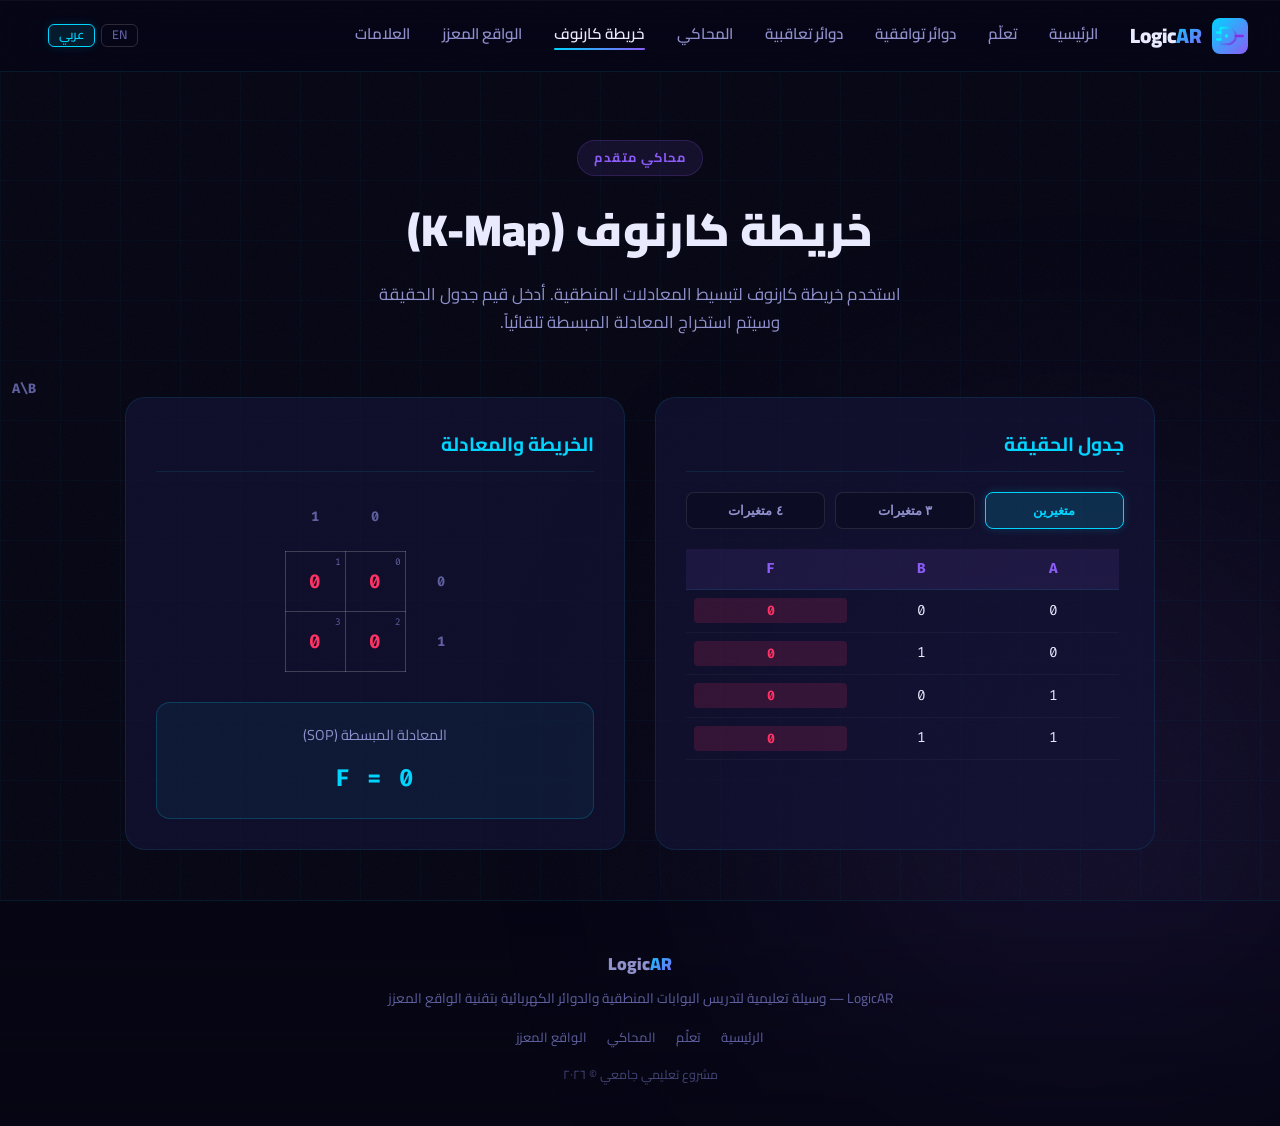
<file: kmap.html>
<!DOCTYPE html>
<html lang="ar" dir="rtl">
  <head>
    <meta charset="UTF-8">
    <meta name="viewport" content="width=device-width, initial-scale=1.0">
    <title data-i18n="page_kmap_title">خريطة كارنوف — LogicAR</title>
    <meta name="description"
      content="محاكي تفاعلي لخرائط كارنوف لتبسيط المعادلات المنطقية">
    <link rel="stylesheet" href="css/style.css">
  </head>
  <body>
    <a href="#kmapWrapper" class="skip-link">Skip to content</a>
    <!-- Background Effects -->
    <div class="bg-grid"></div>
    <div class="bg-glow bg-glow--purple"></div>
    <div class="bg-grain"></div>
    <!-- Navbar -->
    <nav class="navbar" id="navbar">
      <div class="navbar__logo">
        <div class="navbar__logo-icon"
          style="display:flex;align-items:center;"><svg width="28" height="28"
            viewBox="0 0 24 24" fill="none" stroke="currentColor"
            stroke-width="2" stroke-linecap="round"
            stroke-linejoin="round"><defs><lineargradient id="logoGrad" x1="0%"
                y1="0%" x2="100%" y2="100%"><stop offset="0%"
                  stop-color="#00f0ff" /><stop offset="100%"
                  stop-color="#8a2be2" /></lineargradient></defs><path
              d="M4 5h6a7 7 0 0 1 7 7v0a7 7 0 0 1-7 7H4V5z"
              stroke="url(#logoGrad)"></path><path d="M1 9h3"
              stroke="#00f0ff"></path><path d="M1 15h3"
              stroke="#00f0ff"></path><path d="M17 12h6"
              stroke="#8a2be2"></path><circle cx="9" cy="12" r="1.5"
              fill="#00f0ff" stroke="none"></circle></svg></div>
        <span>Logic<span class="text-gradient">AR</span></span>
      </div>

      <div class="navbar__links" id="navLinks">
        <a href="index.html" data-i18n="nav_home">الرئيسية</a>
        <a href="learn.html" data-i18n="nav_learn">تعلّم</a>
        <a href="combinational.html" data-i18n="nav_combinational">دوائر
          توافقية</a>
        <a href="sequential.html" data-i18n="nav_sequential">دوائر تعاقبية</a>
        <a href="simulator.html" data-i18n="nav_simulator">المحاكي</a>
        <a href="kmap.html" class="active" data-i18n="nav_kmap">خريطة كارنوف</a>
        <a href="ar.html" data-i18n="nav_ar">الواقع المعزز</a>
        <a href="markers.html" data-i18n="nav_markers">العلامات</a>
      </div>
      <div class="navbar__lang">
        <button class="lang-btn" data-lang="en">EN</button>
        <button class="lang-btn" data-lang="ar">عربي</button>
      </div>
      <button class="navbar__toggle" id="navToggle"
        aria-label="القائمة">☰</button>
    </nav>

    <section class="section" style="padding-top: 140px; min-height: 100dvh;">
      <div class="section__header reveal">
        <span class="section__tag" data-i18n="kmap_content_tag">محاكي
          متقدم</span>
        <h2 class="section__title" data-i18n="kmap_main_title">خريطة كارنوف
          (K-Map)</h2>
        <p class="section__desc" data-i18n="kmap_main_desc">
          استخدم خريطة كارنوف لتبسيط المعادلات المنطقية. أدخل قيم جدول الحقيقة
          وسيتم استخراج المعادلة المبسطة تلقائياً.
        </p>
      </div>

      <div class="kmap-container reveal">
        <!-- Input Panel -->
        <div class="kmap-panel">
          <h3 class="kmap-panel__title" data-i18n="kmap_panel_tt">جدول
            الحقيقة</h3>
          <div class="vars-selector">
            <button class="vars-btn active" onclick="setVars(2)"
              data-i18n="btn_2_vars">متغيرين</button>
            <button class="vars-btn " onclick="setVars(3)"
              data-i18n="btn_3_vars">٣ متغيرات</button>
            <button class="vars-btn" onclick="setVars(4)"
              data-i18n="btn_4_vars">٤ متغيرات</button>
          </div>
          <div style="max-height: 400px; overflow-y: auto; padding-right: 5px;">
            <table class="tt-table" id="ttTable">
              <!-- Populated by JS -->
            </table>
          </div>
        </div>

        <!-- K-Map Panel -->
        <div class="kmap-panel">
          <h3 class="kmap-panel__title" data-i18n="kmap_panel_map">الخريطة
            والمعادلة</h3>
          <div class="kmap-grid-wrapper" id="kmapWrapper">
            <!-- Populated by JS -->
          </div>

          <div class="expression-box">
            <div class="expression-label"
              data-i18n="kmap_expression_label">المعادلة المبسطة (SOP)</div>
            <div class="expression-value" id="expressionOutput">F = 0</div>
          </div>
        </div>
      </div>
    </section>

    <!-- Footer -->
    <footer class="footer">
      <div class="footer__brand">Logic<span
          class="text-gradient">AR</span></div>
      <p data-i18n="footer_desc">LogicAR — وسيلة تعليمية لتدريس البوابات
        المنطقية والدوائر الكهربائية بتقنية الواقع المعزز</p>
      <div class="footer__links">
        <a href="index.html" data-i18n="nav_home">الرئيسية</a>
        <a href="learn.html" data-i18n="nav_learn">تعلّم</a>
        <a href="simulator.html" data-i18n="nav_simulator">المحاكي</a>
        <a href="ar.html" data-i18n="nav_ar">الواقع المعزز</a>
      </div>
      <p class="footer__copy" data-i18n="footer_copy">مشروع تعليمي جامعي ©
        ٢٠٢٦</p>
    </footer>

    <script>
    // Navbar toggle
    document.getElementById('navToggle').addEventListener('click', () => {
      document.getElementById('navLinks').classList.toggle('open');
    });
    document.getElementById('navLinks').querySelectorAll('a').forEach(link => {
      link.addEventListener('click', () => document.getElementById('navLinks').classList.remove('open'));
    });

    // Reveal animations
    const revealObserver = new IntersectionObserver((entries) => {
      entries.forEach(entry => {
        if (entry.isIntersecting) entry.target.classList.add('visible');
      });
    }, { threshold: 0.1 });
    document.querySelectorAll('.reveal').forEach(el => revealObserver.observe(el));

    // K-Map Logic
    let numVars = 2;
    let truthTable = []; // Array of 0, 1, or 'X'
    const varNames = ['A', 'B', 'C', 'D'];

    //بناء جدول الحقيقة بناءً على عدد المتغيرات
    function initTruthTable() {
      const rows = Math.pow(2, numVars);
      truthTable = new Array(rows).fill(0);
    }
    // تغيير عدد المتغيرات وإعادة بناء الجدول
    function setVars(n) {
      numVars = n;
      document.querySelectorAll('.vars-btn').forEach(btn => btn.classList.remove('active'));
      event.target.classList.add('active');
      initTruthTable();
      renderAll();
    }
    // تبديل القيمة عند النقر على الخلية[0 then 1 then X then back to 0]
    function toggleValue(index) {
      const current = truthTable[index];
      if (current === 0) truthTable[index] = 1;
      else if (current === 1) truthTable[index] = 'X';
      else truthTable[index] = 0;
      renderAll();
    }

    function renderAll() {
      renderTruthTable();
      renderKMap();
      solveKMap();
    }

    function renderTruthTable() {
      const table = document.getElementById('ttTable');
      let html = '<thead><tr>';
      
      // Headers
      for(let i=0; i<numVars; i++) {
        html += `<th>${varNames[i]}</th>`;
      }
      html += '<th>F</th></tr></thead><tbody>';

      // Rows
      const rows = Math.pow(2, numVars);
      for(let i=0; i<rows; i++) {
        html += '<tr>';
        for(let j=0; j<numVars; j++) {
          const bit = (i >> (numVars - 1 - j)) & 1;
          html += `<td>${bit}</td>`;
        }
        const val = truthTable[i];
        const valClass = val === 'X' ? 'val-x' : `val-${val}`;
        html += `<td><button class="tt-btn ${valClass}" onclick="toggleValue(${i})">${val}</button></td></tr>`;
      }
      html += '</tbody>';
      table.innerHTML = html;
    }

    // Gray code maps for rows and columns
    const kmapLayouts = {
      2: { rows: 2, cols: 2, rowVars: ['A'], colVars: ['B'], rGray: [0, 1], cGray: [0, 1] },
      3: { rows: 2, cols: 4, rowVars: ['A'], colVars: ['B','C'], rGray: [0, 1], cGray: [0, 1, 3, 2] },
      4: { rows: 4, cols: 4, rowVars: ['A','B'], colVars: ['C','D'], rGray: [0, 1, 3, 2], cGray: [0, 1, 3, 2] }
    };

    function renderKMap() {
      const wrapper = document.getElementById('kmapWrapper');
      const layout = kmapLayouts[numVars];
      
      let html = '<table class="kmap-table">';
      
      // Top labels
      html += '<tr><th></th>';
      for(let c=0; c<layout.cols; c++) {
        const cVal = padGray(layout.cGray[c], layout.colVars.length);
        html += `<th style="padding-bottom:10px;">${cVal}</th>`;
      }
      html += '</tr>';

      // Top-Left corner label (Variables)
      html += `<tr><th style="text-align:left; padding-right:10px; position:absolute; top:-20px; left:-20px;">
        ${layout.rowVars.join('')}\\${layout.colVars.join('')}
      </th></tr>`;

      // Rows
      for(let r=0; r<layout.rows; r++) {
        html += '<tr>';
        const rVal = padGray(layout.rGray[r], layout.rowVars.length);
        html += `<th style="padding-left:10px;">${rVal}</th>`;
        
        for(let c=0; c<layout.cols; c++) {
          const index = getIndexFromGray(layout.rGray[r], layout.cGray[c], layout.colVars.length);
          const val = truthTable[index];
          const valClass = val === 'X' ? 'val-x' : `val-${val}`;
          html += `<td>
            <div class="cell-index">${index}</div>
            <button class="kmap-cell-btn ${valClass}" onclick="toggleValue(${index})">${val}</button>
          </td>`;
        }
        html += '</tr>';
      }
      html += '</table>';
      wrapper.innerHTML = html;
    }

    function padGray(val, bits) {
      return val.toString(2).padStart(bits, '0');
    }

    function getIndexFromGray(rVal, cVal, colBits) {
      return (rVal << colBits) | cVal;
    }

    // A simplified K-Map solver for display (Quine-McCluskey simplified approach)
    // Note: Writing a full Q-M algorithm in JS is lengthy, so we'll use a basic minterm expansion.
    // For educational UI, showing an approximated simplified form.
    function solveKMap() {
      let ones = 0, zeros = 0, xs = 0;
      for(let val of truthTable) {
        if(val === 1) ones++;
        else if(val === 0) zeros++;
        else xs++;
      }

      const out = document.getElementById('expressionOutput');
      if (ones === 0) { out.innerText = 'F = 0'; return; }
      if (zeros === 0) { out.innerText = 'F = 1'; return; }

      // Get minterms (including X as 1s for simplification opportunity if we do full Q-M)
      // Here we will just output unsimplified SOP if Q-M is too long, 
      // but let's implement a small Petrick's/Q-M or just a basic grouping string for demonstration.
      
      // Basic SOP generation (Unsimplified for now, ideally replace with actual Q-M solver)
      let terms = [];
      for(let i=0; i<truthTable.length; i++) {
        if(truthTable[i] === 1) {
          let term = '';
          for(let j=0; j<numVars; j++) {
            const bit = (i >> (numVars - 1 - j)) & 1;
            term += varNames[j] + (bit === 0 ? "'" : "");
          }
          terms.push(term);
        }
      }
      
      // Let's use a very basic simplification by combining pairs (distance 1)
      let simplified = simplifySOP(terms);
      out.innerText = 'F = ' + (simplified.length > 0 ? simplified.join(' + ') : '0');
    }

    // Basic heuristic simplifier (just combines pairs recursively)
    function simplifySOP(mintermsStr) {
      // Convert "A'BC" to map {A:0, B:1, C:1}
      let terms = mintermsStr.map(t => {
        let map = {};
        for(let i=0; i<varNames.length; i++) {
          let v = varNames[i];
          if(t.includes(v+"'")) map[v] = 0;
          else if(t.includes(v)) map[v] = 1;
          else map[v] = '-';
        }
        return map;
      });

      let changed = true;
      while(changed) {
        changed = false;
        let newTerms = [];
        let used = new Set();

        for(let i=0; i<terms.length; i++) {
          for(let j=i+1; j<terms.length; j++) {
            let diffCount = 0;
            let diffVar = null;
            for(let v of varNames) {
              if(terms[i][v] !== terms[j][v]) {
                diffCount++;
                diffVar = v;
              }
            }
            if(diffCount === 1) {
              let combined = {...terms[i]};
              combined[diffVar] = '-';
              newTerms.push(combined);
              used.add(i);
              used.add(j);
              changed = true;
            }
          }
        }
        
        for(let i=0; i<terms.length; i++) {
          if(!used.has(i)) newTerms.push(terms[i]);
        }
        
        // Remove duplicates
        terms = [];
        let seen = new Set();
        for(let t of newTerms) {
          let str = JSON.stringify(t);
          if(!seen.has(str)) {
            seen.add(str);
            terms.push(t);
          }
        }
      }

      // Convert back to string
      return terms.map(t => {
        let str = '';
        for(let v of varNames) {
          if(t[v] === 0) str += v+"'";
          else if(t[v] === 1) str += v;
        }
        return str === '' ? '1' : str;
      });
    }

    // Initialize
    initTruthTable();
    renderAll();
  </script>
    <script src="js/i18n.js"></script>
  </body>
</html>
</file>
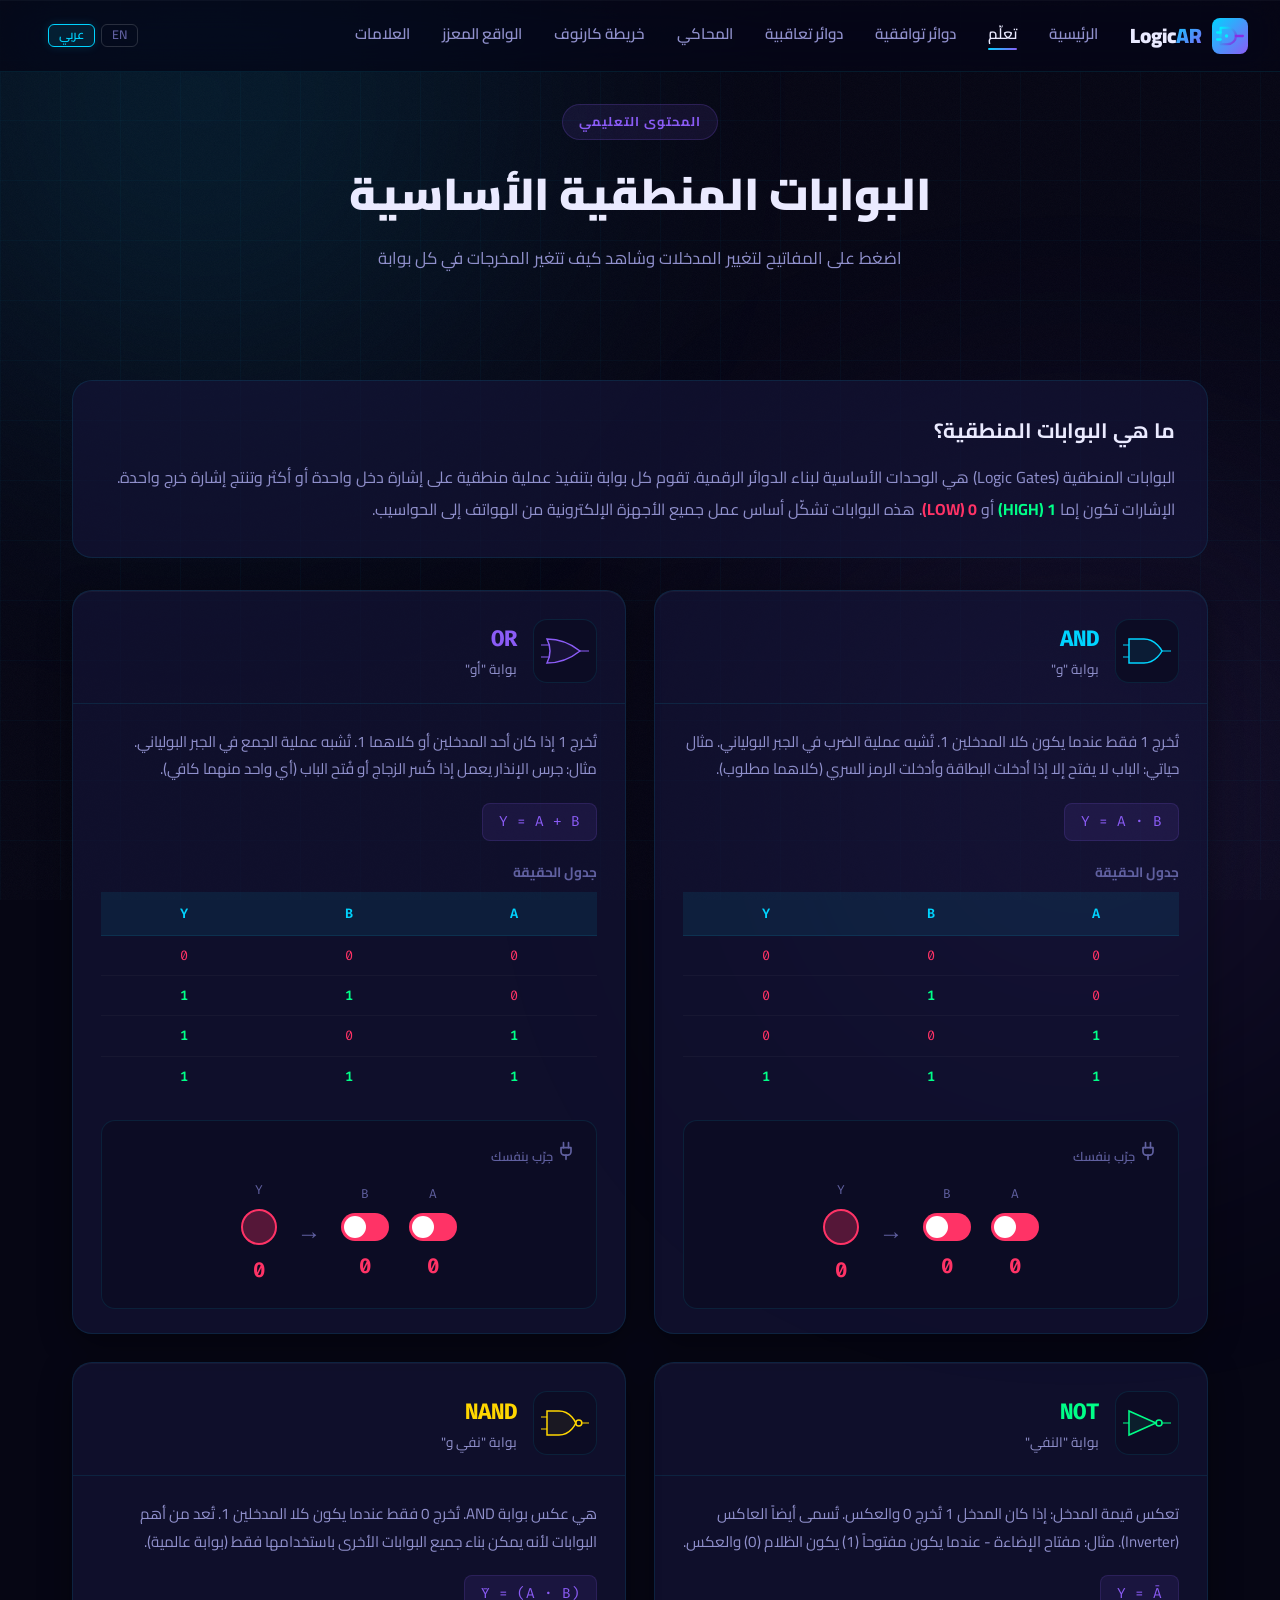
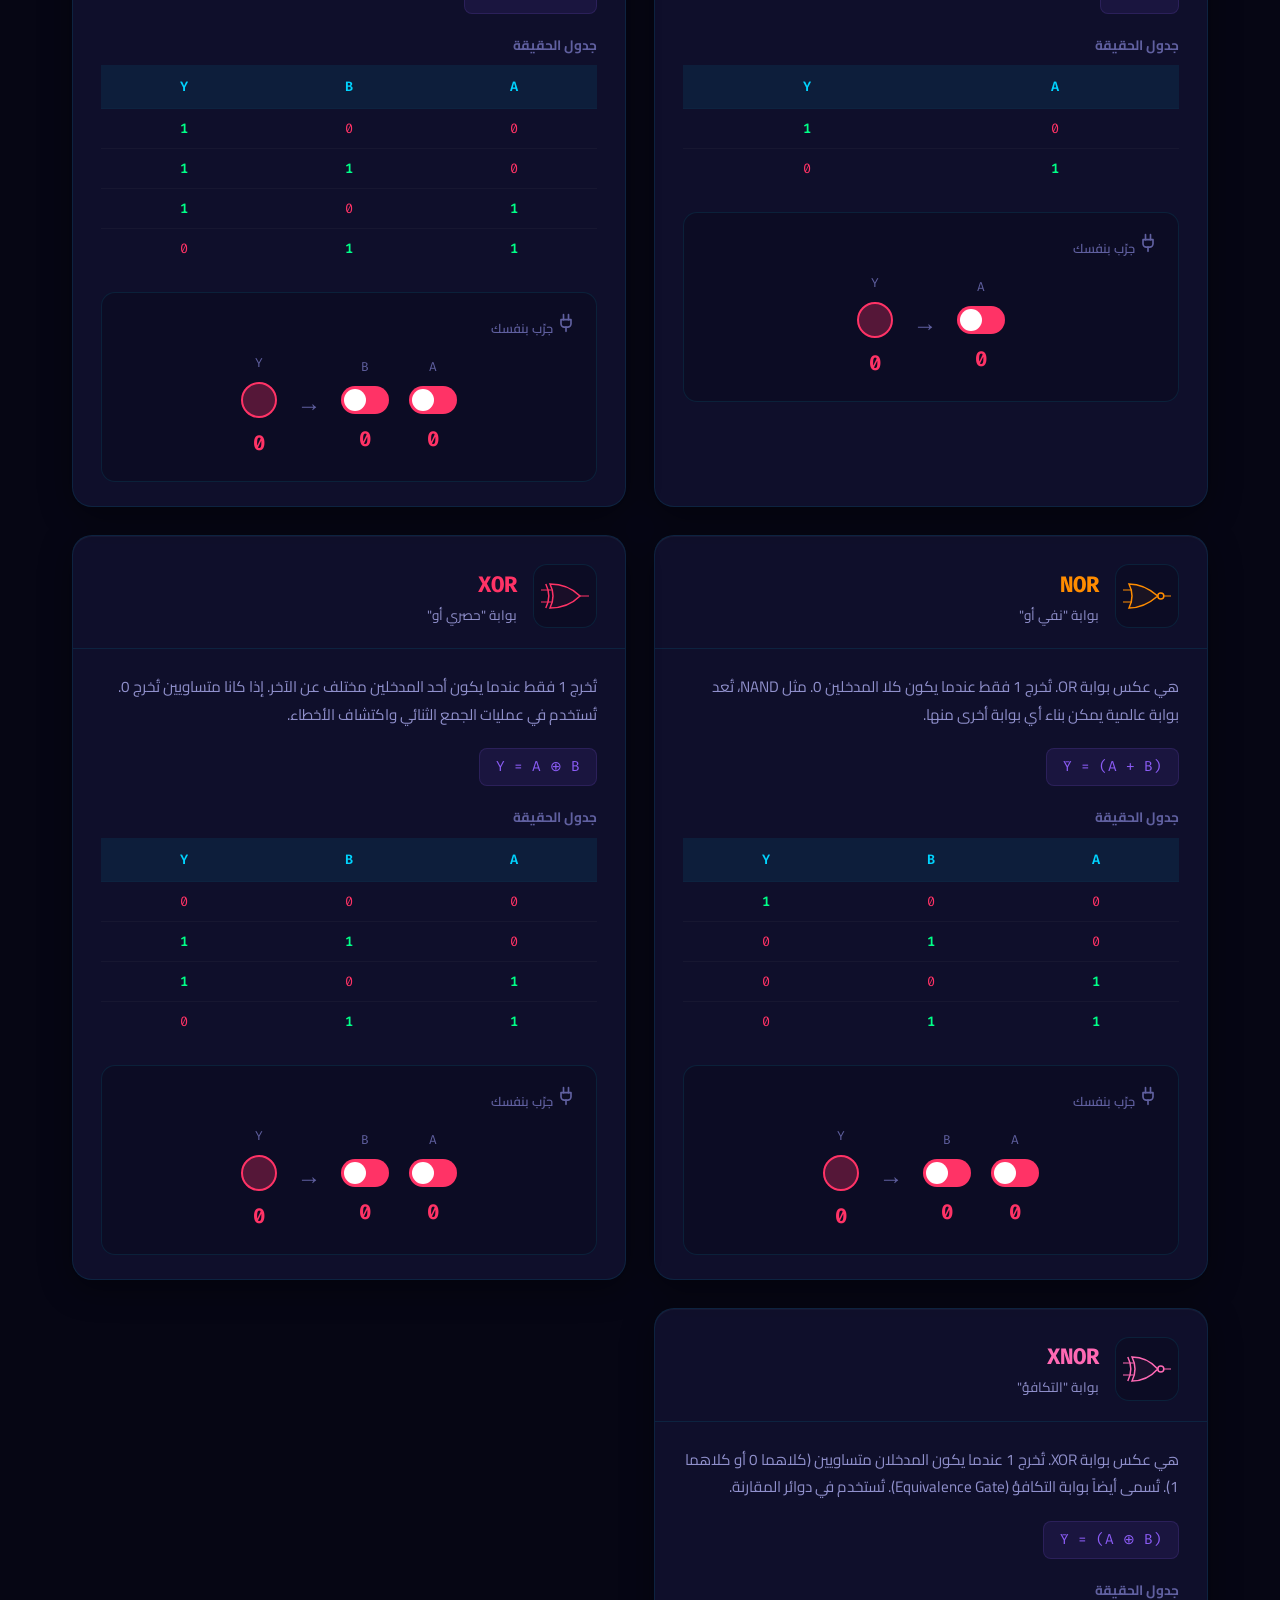
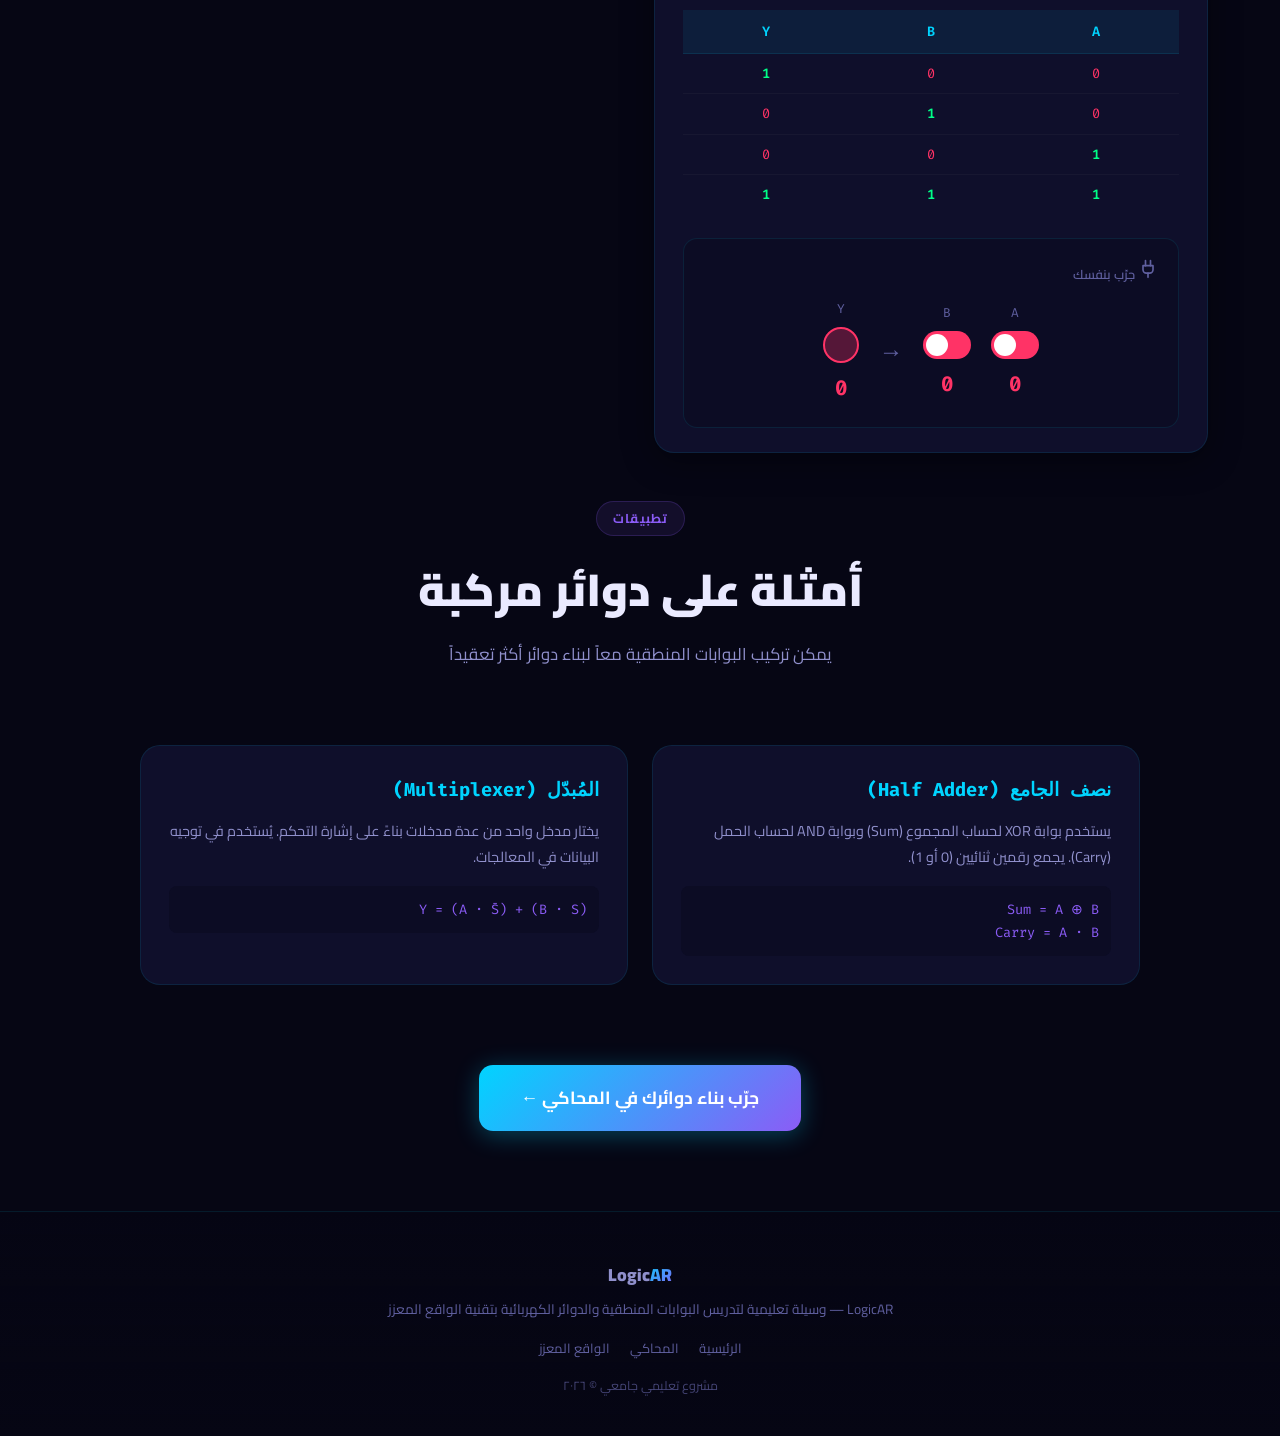
<file: learn.html>
<!DOCTYPE html>
<html lang="ar" dir="rtl">
  <head>
    <meta charset="UTF-8">
    <meta name="viewport" content="width=device-width, initial-scale=1.0">
    <title data-i18n="page_learn_title">تعلّم البوابات المنطقية —
      LogicAR</title>
    <meta name="description"
      content="شرح تفصيلي لجميع البوابات المنطقية مع جداول الحقيقة وأمثلة تفاعلية">
    <link rel="stylesheet" href="css/style.css">
  </head>
  <body>
    <a href="#gatesGrid" class="skip-link">Skip to content</a>
    <div class="bg-grid"></div>
    <div class="bg-glow bg-glow--cyan"></div>
    <div class="bg-glow bg-glow--purple"></div>
    <div class="bg-grain"></div>
    <!-- Navbar -->
    <nav class="navbar" id="navbar">
      <div class="navbar__logo">
        <div class="navbar__logo-icon"
          style="display:flex;align-items:center;"><svg width="28" height="28"
            viewBox="0 0 24 24" fill="none" stroke="currentColor"
            stroke-width="2" stroke-linecap="round"
            stroke-linejoin="round"><defs><lineargradient id="logoGrad" x1="0%"
                y1="0%" x2="100%" y2="100%"><stop offset="0%"
                  stop-color="#00f0ff" /><stop offset="100%"
                  stop-color="#8a2be2" /></lineargradient></defs><path
              d="M4 5h6a7 7 0 0 1 7 7v0a7 7 0 0 1-7 7H4V5z"
              stroke="url(#logoGrad)"></path><path d="M1 9h3"
              stroke="#00f0ff"></path><path d="M1 15h3"
              stroke="#00f0ff"></path><path d="M17 12h6"
              stroke="#8a2be2"></path><circle cx="9" cy="12" r="1.5"
              fill="#00f0ff" stroke="none"></circle></svg></div>
        <span>Logic<span class="text-gradient">AR</span></span>
      </div>

      <div class="navbar__links" id="navLinks">
        <a href="index.html" data-i18n="nav_home">الرئيسية</a>
        <a href="learn.html" class="active" data-i18n="nav_learn">تعلّم</a>
        <a href="combinational.html" data-i18n="nav_combinational">دوائر
          توافقية</a>
        <a href="sequential.html" data-i18n="nav_sequential">دوائر تعاقبية</a>
        <a href="simulator.html" data-i18n="nav_simulator">المحاكي</a>
        <a href="kmap.html" data-i18n="nav_kmap">خريطة كارنوف</a>
        <a href="ar.html" data-i18n="nav_ar">الواقع المعزز</a>
        <a href="markers.html" data-i18n="nav_markers">العلامات</a>
      </div>
      <div class="navbar__lang">
        <button class="lang-btn" data-lang="en">EN</button>
        <button class="lang-btn" data-lang="ar">عربي</button>
      </div>
      <button class="navbar__toggle" id="navToggle"
        aria-label="القائمة">☰</button>
    </nav>

    <main class="main-content">
      <!-- Page Header -->
      <section class="section">
        <div class="section__header">
          <span class="section__tag" data-i18n="learn_content_tag">المحتوى
            التعليمي</span>
          <h1 class="section__title" data-i18n="learn_main_title">البوابات
            المنطقية الأساسية</h1>
          <p class="section__desc" data-i18n="learn_main_desc">
            اضغط على المفاتيح لتغيير المدخلات وشاهد كيف تتغير المخرجات في كل
            بوابة
          </p>
        </div>
      </section>

      <!-- Introduction -->
      <section class="container">
        <div class="reveal"
          style="background:var(--bg-card); border:var(--border-subtle); border-radius:var(--radius-lg); padding:32px; margin:0 auto;">
          <h2 style="font-size:1.3rem; margin-bottom:12px;"
            data-i18n="what_is_gate_title">ما هي البوابات المنطقية؟</h2>
          <p style="color:var(--text-secondary); line-height:2;"
            data-i18n="what_is_gate_desc">
            البوابات المنطقية (Logic Gates) هي الوحدات الأساسية لبناء الدوائر
            الرقمية. تقوم كل بوابة بتنفيذ عملية منطقية
            على إشارة دخل واحدة أو أكثر وتنتج إشارة خرج واحدة. الإشارات تكون إما
            <strong style="color:var(--accent-green);">1 (HIGH)</strong>
            أو <strong style="color:var(--accent-red);">0 (LOW)</strong>.
            هذه البوابات تشكّل أساس عمل جميع الأجهزة الإلكترونية من الهواتف إلى
            الحواسيب.
          </p>
        </div>
      </section>

      <!-- Gates Grid -->
      <section class="container">
        <div class="gates-grid" id="gatesGrid">
          <!-- Gates will be generated by JavaScript -->
        </div>
      </section>

      <!-- Circuits Section -->
      <section class="section">
        <div class="section__header reveal">
          <span class="section__tag" data-i18n="apps_tag">تطبيقات</span>
          <h2 class="section__title" data-i18n="apps_title">أمثلة على دوائر
            مركبة</h2>
          <p class="section__desc" data-i18n="apps_desc">يمكن تركيب البوابات
            المنطقية معاً لبناء دوائر أكثر تعقيداً</p>
        </div>
        <div class="container">
          <div class="circuits-grid">
            <div class="reveal"
              style="background:var(--bg-card); border:var(--border-subtle); border-radius:var(--radius-lg); padding:28px;">
              <h3
                style="font-family:var(--font-mono); color:var(--accent-cyan); margin-bottom:12px;"
                data-i18n="half_adder_title">نصف الجامع (Half Adder)</h3>
              <p
                style="color:var(--text-secondary); font-size:0.9rem; margin-bottom:16px; line-height:1.8;"
                data-i18n="half_adder_desc">
                يستخدم بوابة XOR لحساب المجموع (Sum) وبوابة AND لحساب الحمل
                (Carry).
                يجمع رقمين ثنائيين (0 أو 1).
              </p>
              <div
                style="font-family:var(--font-mono); font-size:0.85rem; background:var(--bg-secondary); padding:12px; border-radius:var(--radius-sm); color:var(--accent-purple);">
                Sum = A ⊕ B<br>
                Carry = A · B
              </div>
            </div>
            <div class="reveal"
              style="background:var(--bg-card); border:var(--border-subtle); border-radius:var(--radius-lg); padding:28px;">
              <h3
                style="font-family:var(--font-mono); color:var(--accent-cyan); margin-bottom:12px;"
                data-i18n="mux_title">المُبدّل (Multiplexer)</h3>
              <p
                style="color:var(--text-secondary); font-size:0.9rem; margin-bottom:16px; line-height:1.8;"
                data-i18n="mux_desc">
                يختار مدخل واحد من عدة مدخلات بناءً على إشارة التحكم.
                يُستخدم في توجيه البيانات في المعالجات.
              </p>
              <div
                style="font-family:var(--font-mono); font-size:0.85rem; background:var(--bg-secondary); padding:12px; border-radius:var(--radius-sm); color:var(--accent-purple);">
                Y = (A · S̄) + (B · S)
              </div>
            </div>
          </div>
        </div>
      </section>

      <div class="text-center mt-4 reveal">
        <a href="simulator.html" class="btn btn--primary btn--lg"
          data-i18n="btn_try_sim_learn">جرّب بناء دوائرك في المحاكي &larr;</a>
      </div>
    </main>

    <footer class="footer">
      <div class="footer__brand">Logic<span
          class="text-gradient">AR</span></div>
      <p data-i18n="footer_desc">LogicAR — وسيلة تعليمية لتدريس البوابات
        المنطقية والدوائر الكهربائية بتقنية الواقع المعزز</p>
      <div class="footer__links">
        <a href="index.html" data-i18n="nav_home">الرئيسية</a>
        <a href="simulator.html" data-i18n="nav_simulator">المحاكي</a>
        <a href="ar.html" data-i18n="nav_ar">الواقع المعزز</a>
      </div>
      <p class="footer__copy" data-i18n="footer_copy">مشروع تعليمي جامعي ©
        ٢٠٢٦</p>
    </footer>

    <script>
    // Gate data
    const gates = [
      {
        id: 'and',
        name: 'AND',
        nameAr: 'بوابة "و"',
        nameEn: '"AND" Gate',
        color: '#00d4ff',
        formula: 'Y = A · B',
        inputs: 2,
        desc: 'تُخرج 1 فقط عندما يكون كلا المدخلين 1. تُشبه عملية الضرب في الجبر البولياني. مثال حياتي: الباب لا يفتح إلا إذا أدخلت البطاقة وأدخلت الرمز السري (كلاهما مطلوب).',
        descEn: 'Outputs 1 only when both inputs are 1. Similar to multiplication in Boolean algebra. Real-life example: A door only opens if you insert the card and enter the PIN code (both required).',
        compute: (a, b) => a & b,
        truthTable: [[0,0,0],[0,1,0],[1,0,0],[1,1,1]],
        symbol: `<svg viewBox="0 0 80 60" fill="none" xmlns="http://www.w3.org/2000/svg">
          <path d="M10 10 H35 C55 10 65 30 65 30 C65 30 55 50 35 50 H10 Z" stroke="#00d4ff" stroke-width="2.5" fill="rgba(0,212,255,0.08)"/>
          <line x1="0" y1="20" x2="10" y2="20" stroke="#00d4ff" stroke-width="2"/>
          <line x1="0" y1="40" x2="10" y2="40" stroke="#00d4ff" stroke-width="2"/>
          <line x1="65" y1="30" x2="80" y2="30" stroke="#00d4ff" stroke-width="2"/>
        </svg>`
      },
      {
        id: 'or',
        name: 'OR',
        nameAr: 'بوابة "أو"',
        nameEn: '"OR" Gate',
        color: '#8b5cf6',
        formula: 'Y = A + B',
        inputs: 2,
        desc: 'تُخرج 1 إذا كان أحد المدخلين أو كلاهما 1. تُشبه عملية الجمع في الجبر البولياني. مثال: جرس الإنذار يعمل إذا كُسر الزجاج أو فُتح الباب (أي واحد منهما كافي).',
        descEn: 'Outputs 1 if one or both inputs are 1. Similar to addition in Boolean algebra. Example: An alarm bell rings if the glass is broken or the door is opened (either one is sufficient).',
        compute: (a, b) => a | b,
        truthTable: [[0,0,0],[0,1,1],[1,0,1],[1,1,1]],
        symbol: `<svg viewBox="0 0 80 60" fill="none" xmlns="http://www.w3.org/2000/svg">
          <path d="M10 10 Q20 30 10 50 Q40 50 65 30 Q40 10 10 10 Z" stroke="#8b5cf6" stroke-width="2.5" fill="rgba(139,92,246,0.08)"/>
          <line x1="0" y1="20" x2="15" y2="20" stroke="#8b5cf6" stroke-width="2"/>
          <line x1="0" y1="40" x2="15" y2="40" stroke="#8b5cf6" stroke-width="2"/>
          <line x1="65" y1="30" x2="80" y2="30" stroke="#8b5cf6" stroke-width="2"/>
        </svg>`
      },
      {
        id: 'not',
        name: 'NOT',
        nameAr: 'بوابة "النفي"',
        nameEn: '"NOT" Gate',
        color: '#00ff88',
        formula: 'Y = Ā',
        inputs: 1,
        desc: 'تعكس قيمة المدخل: إذا كان المدخل 1 تُخرج 0 والعكس. تُسمى أيضاً العاكس (Inverter). مثال: مفتاح الإضاءة - عندما يكون مفتوحاً (1) يكون الظلام (0) والعكس.',
        descEn: 'Inverts the input value: if input is 1 it outputs 0 and vice versa. Also called an Inverter. Example: A light switch - when it is off (0) there is darkness, and vice versa.',
        compute: (a) => a ^ 1,
        truthTable: [[0,1],[1,0]],
        symbol: `<svg viewBox="0 0 80 60" fill="none" xmlns="http://www.w3.org/2000/svg">
          <path d="M10 10 L55 30 L10 50 Z" stroke="#00ff88" stroke-width="2.5" fill="rgba(0,255,136,0.08)"/>
          <circle cx="60" cy="30" r="5" stroke="#00ff88" stroke-width="2.5" fill="none"/>
          <line x1="0" y1="30" x2="10" y2="30" stroke="#00ff88" stroke-width="2"/>
          <line x1="65" y1="30" x2="80" y2="30" stroke="#00ff88" stroke-width="2"/>
        </svg>`
      },
      {
        id: 'nand',
        name: 'NAND',
        nameAr: 'بوابة "نفي و"',
        nameEn: '"NAND" Gate',
        color: '#ffd600',
        formula: 'Y = (A · B)̄',
        inputs: 2,
        desc: 'هي عكس بوابة AND. تُخرج 0 فقط عندما يكون كلا المدخلين 1. تُعد من أهم البوابات لأنه يمكن بناء جميع البوابات الأخرى باستخدامها فقط (بوابة عالمية).',
        descEn: 'The opposite of AND gate. Outputs 0 only when both inputs are 1. It is considered a universal gate because any other gate can be built using only NAND gates.',
        compute: (a, b) => (a & b) ^ 1,
        truthTable: [[0,0,1],[0,1,1],[1,0,1],[1,1,0]],
        symbol: `<svg viewBox="0 0 80 60" fill="none" xmlns="http://www.w3.org/2000/svg">
          <path d="M10 10 H30 C50 10 58 30 58 30 C58 30 50 50 30 50 H10 Z" stroke="#ffd600" stroke-width="2.5" fill="rgba(255,214,0,0.06)"/>
          <circle cx="63" cy="30" r="5" stroke="#ffd600" stroke-width="2.5" fill="none"/>
          <line x1="0" y1="20" x2="10" y2="20" stroke="#ffd600" stroke-width="2"/>
          <line x1="0" y1="40" x2="10" y2="40" stroke="#ffd600" stroke-width="2"/>
          <line x1="68" y1="30" x2="80" y2="30" stroke="#ffd600" stroke-width="2"/>
        </svg>`
      },
      {
        id: 'nor',
        name: 'NOR',
        nameAr: 'بوابة "نفي أو"',
        nameEn: '"NOR" Gate',
        color: '#ff8c00',
        formula: 'Y = (A + B)̄',
        inputs: 2,
        desc: 'هي عكس بوابة OR. تُخرج 1 فقط عندما يكون كلا المدخلين 0. مثل NAND، تُعد بوابة عالمية يمكن بناء أي بوابة أخرى منها.',
        descEn: 'The opposite of OR gate. Outputs 1 only when both inputs are 0. Like NAND, it is a universal gate from which any other gate can be constructed.',
        compute: (a, b) => (a | b) ^ 1,
        truthTable: [[0,0,1],[0,1,0],[1,0,0],[1,1,0]],
        symbol: `<svg viewBox="0 0 80 60" fill="none" xmlns="http://www.w3.org/2000/svg">
          <path d="M10 10 Q20 30 10 50 Q35 50 58 30 Q35 10 10 10 Z" stroke="#ff8c00" stroke-width="2.5" fill="rgba(255,140,0,0.06)"/>
          <circle cx="63" cy="30" r="5" stroke="#ff8c00" stroke-width="2.5" fill="none"/>
          <line x1="0" y1="20" x2="15" y2="20" stroke="#ff8c00" stroke-width="2"/>
          <line x1="0" y1="40" x2="15" y2="40" stroke="#ff8c00" stroke-width="2"/>
          <line x1="68" y1="30" x2="80" y2="30" stroke="#ff8c00" stroke-width="2"/>
        </svg>`
      },
      {
        id: 'xor',
        name: 'XOR',
        nameAr: 'بوابة "حصري أو"',
        nameEn: '"XOR" Gate',
        color: '#ff3366',
        formula: 'Y = A ⊕ B',
        inputs: 2,
        desc: 'تُخرج 1 فقط عندما يكون أحد المدخلين مختلف عن الآخر. إذا كانا متساويين تُخرج 0. تُستخدم في عمليات الجمع الثنائي واكتشاف الأخطاء.',
        descEn: 'Outputs 1 only when the inputs are different from each other. If they are equal, it outputs 0. Used in binary addition and error detection.',
        compute: (a, b) => a ^ b,
        truthTable: [[0,0,0],[0,1,1],[1,0,1],[1,1,0]],
        symbol: `<svg viewBox="0 0 80 60" fill="none" xmlns="http://www.w3.org/2000/svg">
          <path d="M15 10 Q25 30 15 50 Q45 50 65 30 Q45 10 15 10 Z" stroke="#ff3366" stroke-width="2.5" fill="rgba(255,51,102,0.06)"/>
          <path d="M8 10 Q18 30 8 50" stroke="#ff3366" stroke-width="2.5" fill="none"/>
          <line x1="0" y1="20" x2="18" y2="20" stroke="#ff3366" stroke-width="2"/>
          <line x1="0" y1="40" x2="18" y2="40" stroke="#ff3366" stroke-width="2"/>
          <line x1="65" y1="30" x2="80" y2="30" stroke="#ff3366" stroke-width="2"/>
        </svg>`
      },
      {
        id: 'xnor',
        name: 'XNOR',
        nameAr: 'بوابة "التكافؤ"',
        nameEn: '"XNOR" Gate',
        color: '#ff69b4',
        formula: 'Y = (A ⊕ B)̄',
        inputs: 2,
        desc: 'هي عكس بوابة XOR. تُخرج 1 عندما يكون المدخلان متساويين (كلاهما 0 أو كلاهما 1). تُسمى أيضاً بوابة التكافؤ (Equivalence Gate). تُستخدم في دوائر المقارنة.',
        descEn: 'The opposite of XOR gate. Outputs 1 when both inputs are equal (both 0 or both 1). Also called Equivalence Gate. Used in comparator circuits.',
        compute: (a, b) => (a ^ b) ^ 1,
        truthTable: [[0,0,1],[0,1,0],[1,0,0],[1,1,1]],
        symbol: `<svg viewBox="0 0 80 60" fill="none" xmlns="http://www.w3.org/2000/svg">
          <path d="M15 10 Q25 30 15 50 Q40 50 58 30 Q40 10 15 10 Z" stroke="#ff69b4" stroke-width="2.5" fill="rgba(255,105,180,0.06)"/>
          <path d="M8 10 Q18 30 8 50" stroke="#ff69b4" stroke-width="2.5" fill="none"/>
          <circle cx="63" cy="30" r="5" stroke="#ff69b4" stroke-width="2.5" fill="none"/>
          <line x1="0" y1="20" x2="18" y2="20" stroke="#ff69b4" stroke-width="2"/>
          <line x1="0" y1="40" x2="18" y2="40" stroke="#ff69b4" stroke-width="2"/>
          <line x1="68" y1="30" x2="80" y2="30" stroke="#ff69b4" stroke-width="2"/>
        </svg>`
      }
    ];

    // Render gate cards
    const gatesGrid = document.getElementById('gatesGrid');
    gates.forEach((gate, idx) => {
      const inputCount = gate.inputs;
      const card = document.createElement('div');
      card.className = 'gate-card reveal';
      card.style.animationDelay = `${idx * 0.08}s`;

      // Build truth table rows
      let tableRows = '';
      gate.truthTable.forEach(row => {
        if (inputCount === 1) {
          tableRows += `<tr>
            <td class="val-${row[0]}">${row[0]}</td>
            <td class="val-${row[1]}">${row[1]}</td>
          </tr>`;
        } else {
          tableRows += `<tr>
            <td class="val-${row[0]}">${row[0]}</td>
            <td class="val-${row[1]}">${row[1]}</td>
            <td class="val-${row[2]}">${row[2]}</td>
          </tr>`;
        }
      });

      const tableHeader = inputCount === 1
        ? `<tr><th>A</th><th>Y</th></tr>`
        : `<tr><th>A</th><th>B</th><th>Y</th></tr>`;

      // Interactive demo
      const demoInputsHTML = inputCount === 1
        ? `<div class="gate-demo__input">
              <span class="gate-demo__label">A</span>
              <button class="gate-demo__switch" data-gate="${gate.id}" data-input="a" onclick="toggleInput(this)"></button>
              <span class="gate-demo__value off" id="${gate.id}-val-a">0</span>
           </div>`
        : `<div class="gate-demo__input">
              <span class="gate-demo__label">A</span>
              <button class="gate-demo__switch" data-gate="${gate.id}" data-input="a" onclick="toggleInput(this)"></button>
              <span class="gate-demo__value off" id="${gate.id}-val-a">0</span>
           </div>
           <div class="gate-demo__input">
              <span class="gate-demo__label">B</span>
              <button class="gate-demo__switch" data-gate="${gate.id}" data-input="b" onclick="toggleInput(this)"></button>
              <span class="gate-demo__value off" id="${gate.id}-val-b">0</span>
           </div>`;

      card.innerHTML = `
        <div class="gate-card__header">
          <div class="gate-card__symbol">${gate.symbol}</div>
          <div>
            <div class="gate-card__name" style="color:${gate.color}">${gate.name}</div>
            <div class="gate-card__name-ar gate-dynamic-name" data-gate-id="${gate.id}"></div>
          </div>
        </div>
        <div class="gate-card__body">
          <p class="gate-card__desc gate-dynamic-desc" data-gate-id="${gate.id}"></p>
          <div class="gate-card__formula">${gate.formula}</div>

          <!-- Truth Table -->

          <h4 class="gate-card__section-label" data-i18n="truth_table_title">جدول الحقيقة</h4>
          <table class="truth-table">
            <thead>${tableHeader}</thead>
            <tbody>${tableRows}</tbody>
          </table>

          <!-- Interactive Demo -->
          
          <div class="gate-demo">
            <div class="gate-demo__title"><svg width="20" height="20" viewBox="0 0 24 24" fill="none" stroke="currentColor" stroke-width="2" stroke-linecap="round" stroke-linejoin="round" ><path d="M12 22v-5"></path><path d="M9 8V2"></path><path d="M15 8V2"></path><path d="M18 8v5a4 4 0 0 1-4 4h-4a4 4 0 0 1-4-4V8Z"></path></svg> <span data-i18n="try_yourself">جرّب بنفسك</span></div>
            <div class="gate-demo__circuit">
              ${demoInputsHTML}
              <div class="gate-demo__arrow">→</div>
              <div class="gate-demo__output">
                <span class="gate-demo__label">Y</span>
                <div class="gate-demo__led off" id="${gate.id}-led"></div>
                <span class="gate-demo__value off" id="${gate.id}-val-out">0</span>
              </div>
            </div>
          </div>
        </div>
      `;
      gatesGrid.appendChild(card);
    });

    // State for interactive demos
    const inputStates = {};
    gates.forEach(g => {
      inputStates[g.id] = { a: 0, b: 0 };
    });

    function toggleInput(btn) {
      const gateId = btn.dataset.gate;
      const input = btn.dataset.input;
      const state = inputStates[gateId];
      state[input] = state[input] ^ 1;

      // Update switch visual
      btn.classList.toggle('on', state[input] === 1);

      // Update value label
      const valEl = document.getElementById(`${gateId}-val-${input}`);
      valEl.textContent = state[input];
      valEl.className = 'gate-demo__value ' + (state[input] ? 'on' : 'off');

      // Compute output
      const gate = gates.find(g => g.id === gateId);
      let output;
      if (gate.inputs === 1) {
        output = gate.compute(state.a);
      } else {
        output = gate.compute(state.a, state.b);
      }

      // Update output LED and value
      const led = document.getElementById(`${gateId}-led`);
      const outVal = document.getElementById(`${gateId}-val-out`);
      led.className = 'gate-demo__led ' + (output ? 'on' : 'off');
      outVal.textContent = output;
      outVal.className = 'gate-demo__value ' + (output ? 'on' : 'off');
    }

    // Initialize dynamic text content with default lang
    document.documentElement.addEventListener('languageChanged', (e) => {
      const lang = e.detail.lang;
      document.querySelectorAll('.gate-dynamic-name').forEach(el => {
        const gateId = el.getAttribute('data-gate-id');
        const gate = gates.find(g => g.id === gateId);
        if (gate) el.innerHTML = lang === 'en' ? gate.nameEn : gate.nameAr;
      });
      document.querySelectorAll('.gate-dynamic-desc').forEach(el => {
        const gateId = el.getAttribute('data-gate-id');
        const gate = gates.find(g => g.id === gateId);
        if (gate) el.innerHTML = lang === 'en' ? gate.descEn : gate.desc;
      });
    });

    // Nav toggle
    document.getElementById('navToggle').addEventListener('click', () => {
      document.getElementById('navLinks').classList.toggle('open');
    });
    document.getElementById('navLinks').querySelectorAll('a').forEach(link => {
      link.addEventListener('click', () => document.getElementById('navLinks').classList.remove('open'));
    });

    // Scroll reveal
    const revealElements = document.querySelectorAll('.reveal');
    const observer = new IntersectionObserver((entries) => {
      entries.forEach(entry => {
        if (entry.isIntersecting) entry.target.classList.add('visible');
      });
    }, { threshold: 0.1 });
    revealElements.forEach(el => observer.observe(el));
  </script>
    <script src="js/i18n.js"></script>
  </body>
</html>
</file>
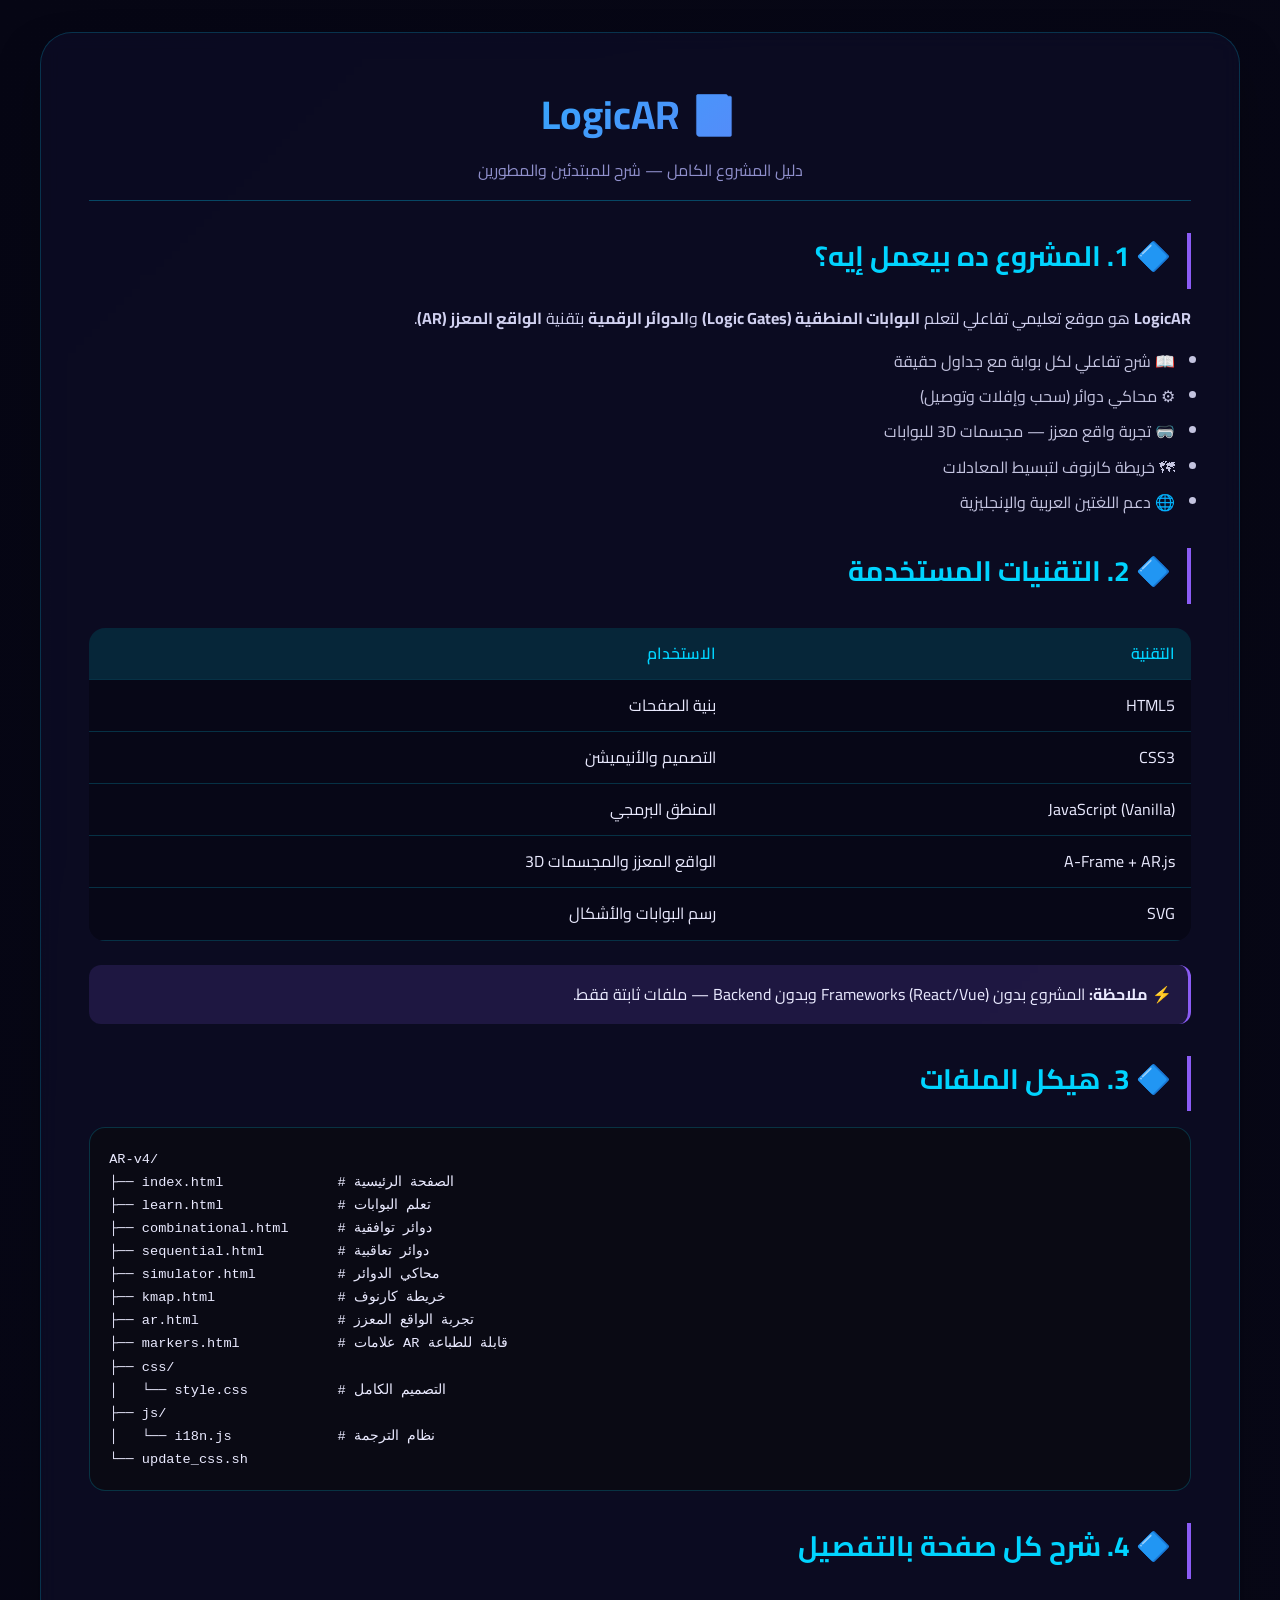
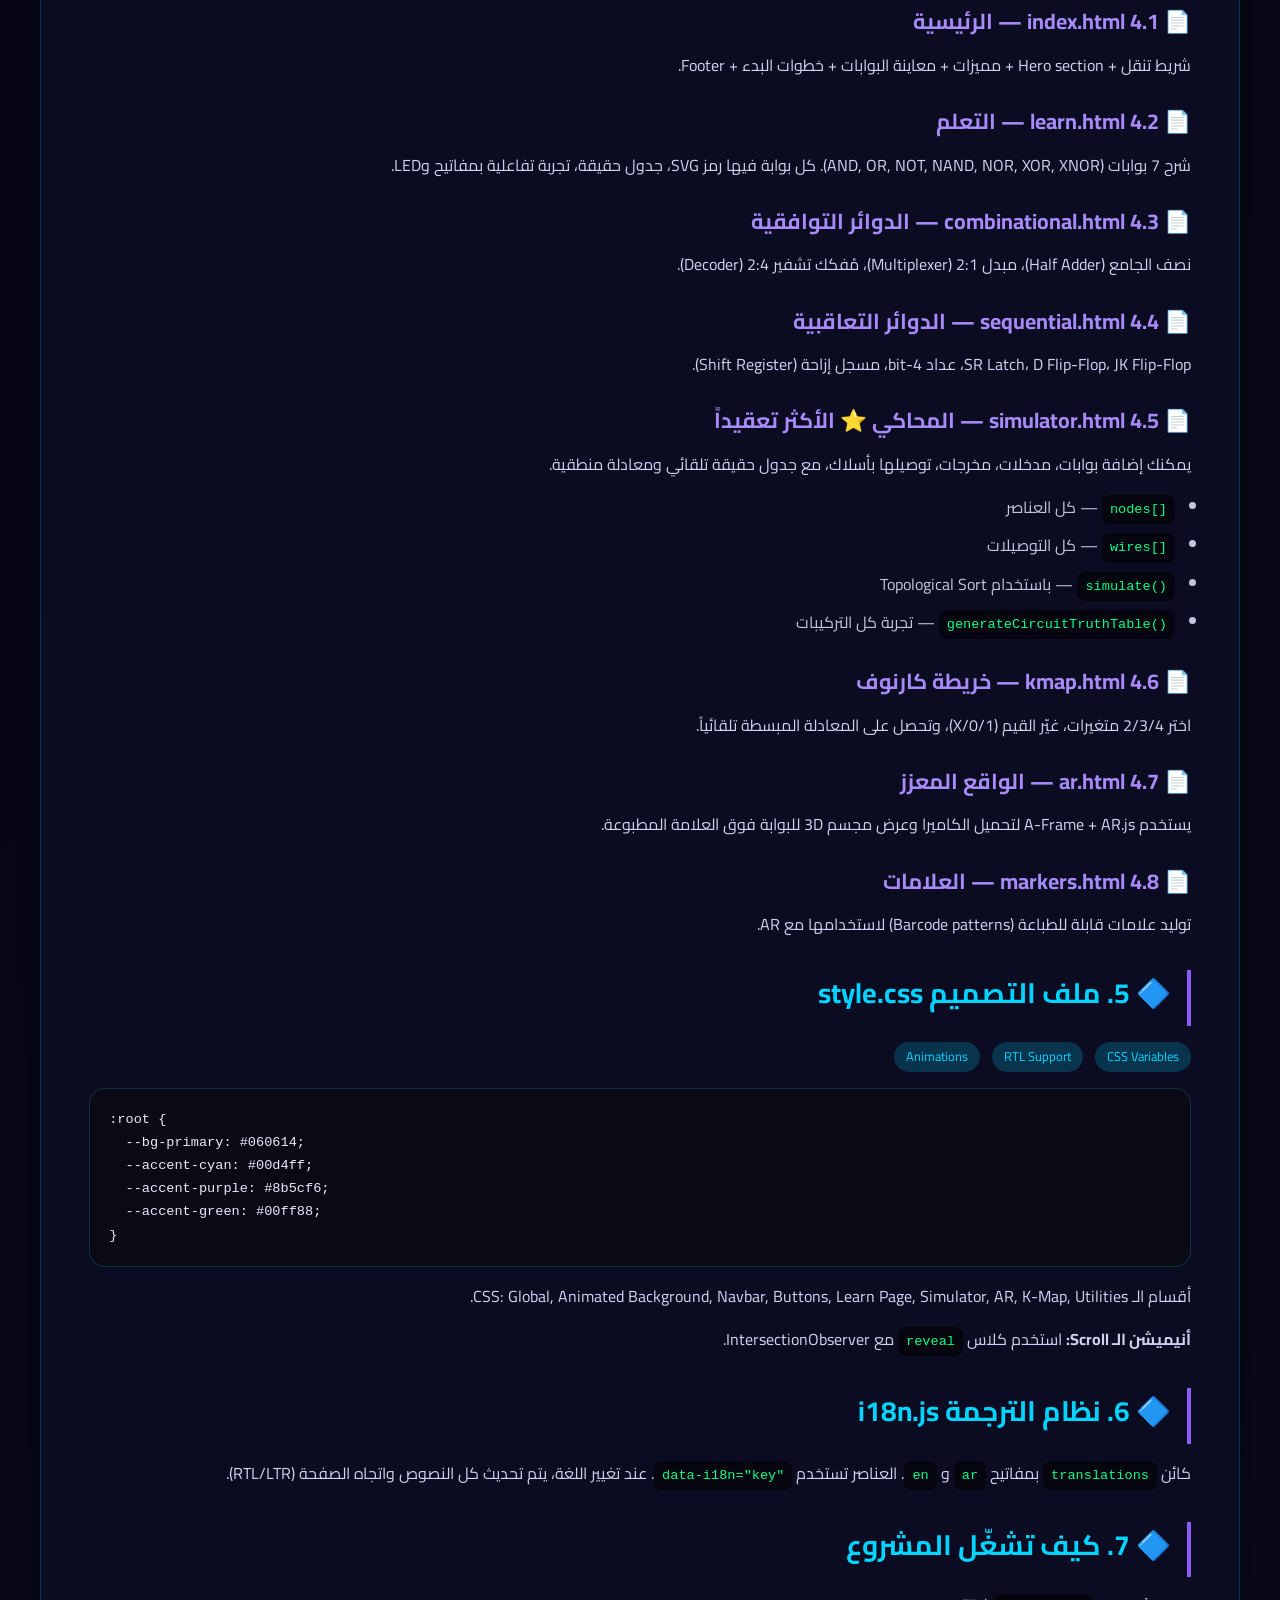
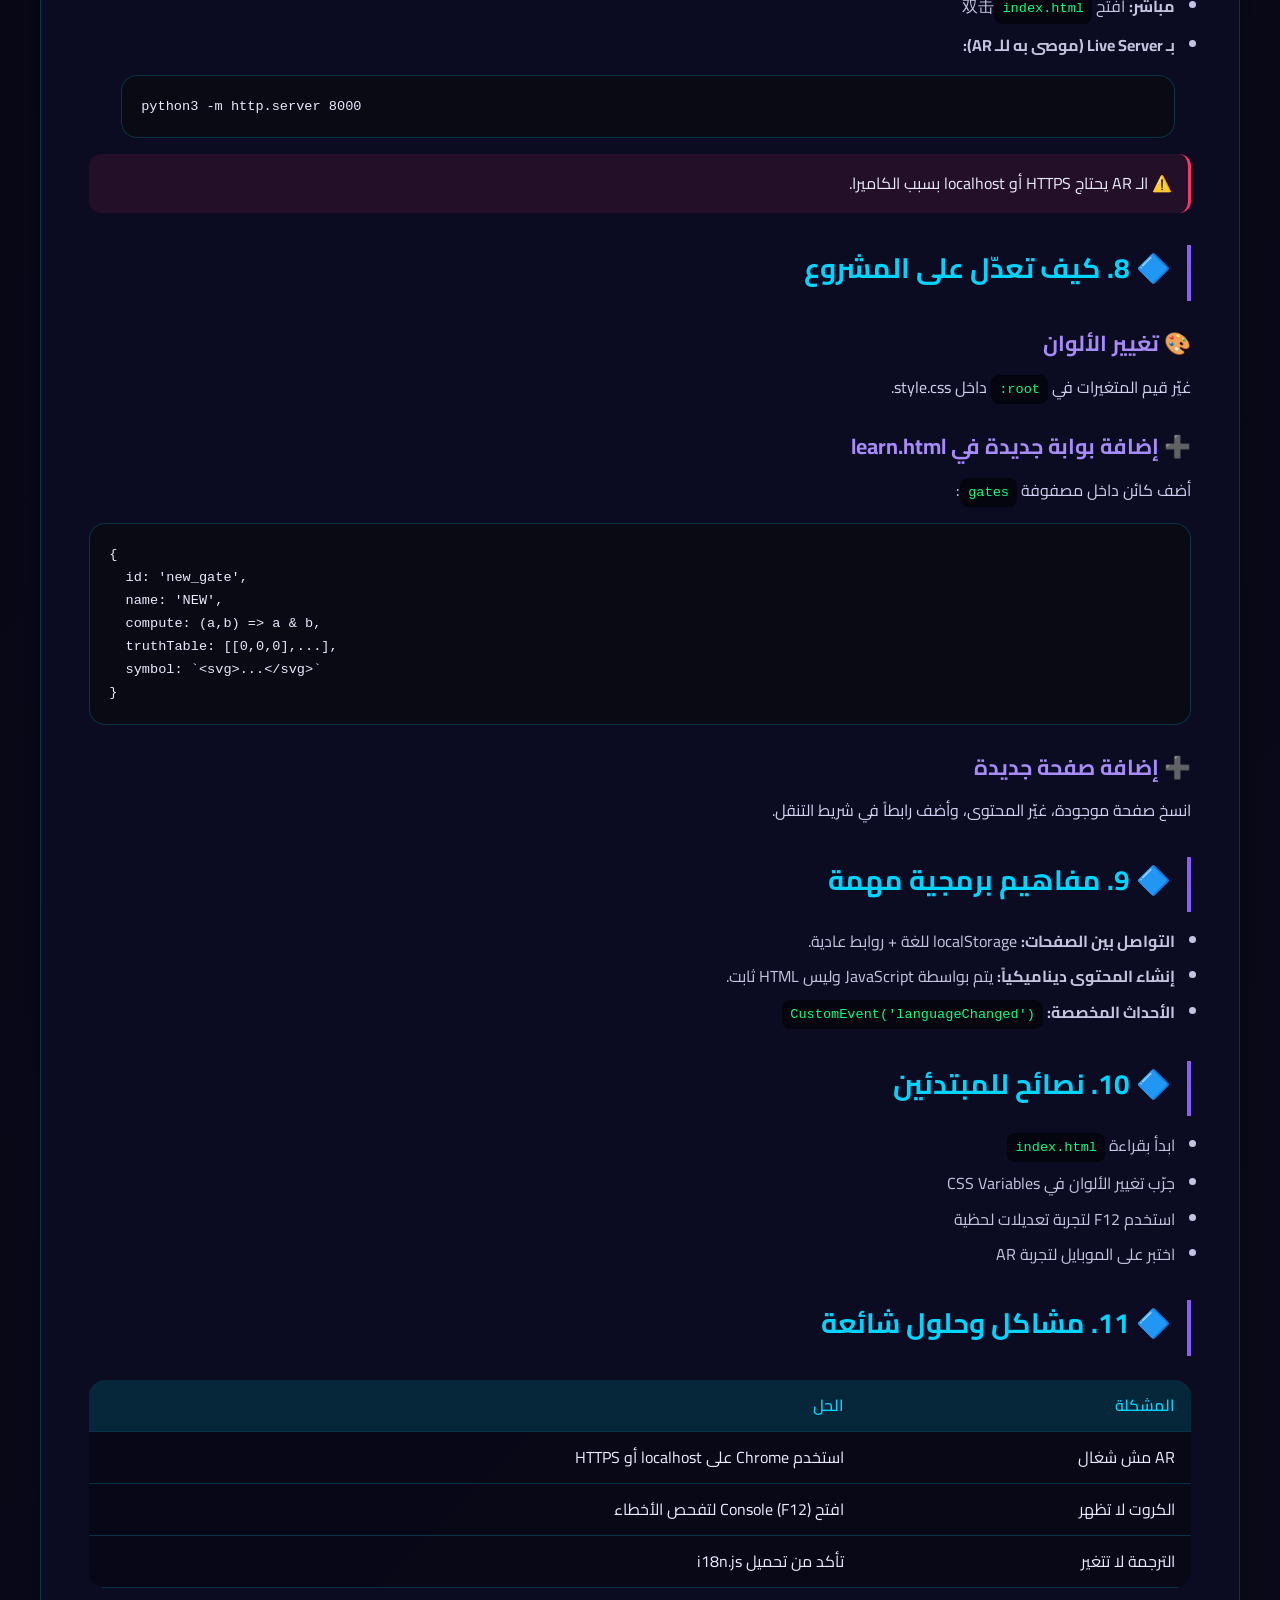
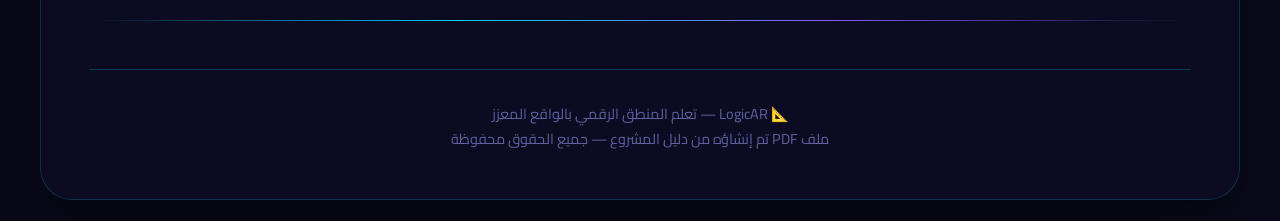
<file: LogicAR_Guide.html>
<!DOCTYPE html>
<html dir="rtl" lang="ar">
    <head>
        <meta charset="UTF-8">
        <title>LogicAR - دليل المشروع الكامل</title>
        <style>
        @import url('https://fonts.googleapis.com/css2?family=Cairo:wght@400;500;600;700&display=swap');

        * {
            margin: 0;
            padding: 0;
            box-sizing: border-box;
        }

        body {
            font-family: 'Cairo', sans-serif;
            background: linear-gradient(135deg, #060614 0%, #0a0a1a 100%);
            color: #eaeaff;
            line-height: 1.7;
            padding: 2rem;
        }

        .container {
            max-width: 1200px;
            margin: 0 auto;
            background: rgba(12, 12, 36, 0.85);
            backdrop-filter: blur(10px);
            border-radius: 32px;
            padding: 3rem;
            box-shadow: 0 25px 50px -12px rgba(0, 0, 0, 0.5);
            border: 1px solid rgba(0, 212, 255, 0.2);
        }

        h1 {
            font-size: 2.5rem;
            background: linear-gradient(135deg, #00d4ff, #8b5cf6);
            -webkit-background-clip: text;
            background-clip: text;
            color: transparent;
            margin-bottom: 0.5rem;
            text-align: center;
        }

        .subtitle {
            text-align: center;
            color: #9090cc;
            margin-bottom: 2rem;
            border-bottom: 1px solid rgba(0, 212, 255, 0.3);
            padding-bottom: 1rem;
        }

        h2 {
            font-size: 1.75rem;
            color: #00d4ff;
            margin-top: 2rem;
            margin-bottom: 1rem;
            padding-bottom: 0.5rem;
            border-right: 4px solid #8b5cf6;
            padding-right: 1rem;
        }

        h3 {
            font-size: 1.35rem;
            color: #a78bfa;
            margin-top: 1.5rem;
            margin-bottom: 0.75rem;
        }

        h4 {
            font-size: 1.1rem;
            color: #c4b5fd;
            margin-top: 1rem;
            margin-bottom: 0.5rem;
        }

        p {
            margin-bottom: 1rem;
            color: #d1d1f0;
        }

        ul, ol {
            margin: 1rem 0 1rem 2rem;
            padding-right: 1rem;
        }

        li {
            margin: 0.5rem 0;
            color: #c4c4e0;
        }

        table {
            width: 100%;
            border-collapse: collapse;
            margin: 1.5rem 0;
            background: rgba(0, 0, 0, 0.3);
            border-radius: 16px;
            overflow: hidden;
        }

        th, td {
            padding: 12px 16px;
            text-align: right;
            border-bottom: 1px solid rgba(0, 212, 255, 0.2);
        }

        th {
            background: rgba(0, 212, 255, 0.15);
            color: #00d4ff;
            font-weight: 600;
        }

        tr:hover {
            background: rgba(139, 92, 246, 0.1);
        }

        code {
            background: rgba(0, 0, 0, 0.5);
            padding: 3px 8px;
            border-radius: 8px;
            font-family: 'Fira Code', monospace;
            font-size: 0.85em;
            color: #00ff88;
            direction: ltr;
            display: inline-block;
        }

        pre {
            background: #0a0a14;
            padding: 1.2rem;
            border-radius: 16px;
            overflow-x: auto;
            margin: 1rem 0;
            border: 1px solid rgba(0, 212, 255, 0.2);
            direction: ltr;
            text-align: left;
        }

        pre code {
            background: none;
            padding: 0;
            color: #eaeaff;
            display: block;
        }

        .badge {
            display: inline-block;
            background: rgba(0, 212, 255, 0.2);
            padding: 4px 12px;
            border-radius: 20px;
            font-size: 0.8rem;
            color: #00d4ff;
            margin-left: 8px;
        }

        .note {
            background: rgba(139, 92, 246, 0.15);
            border-right: 3px solid #8b5cf6;
            padding: 1rem;
            border-radius: 12px;
            margin: 1rem 0;
        }

        .warning {
            background: rgba(255, 51, 102, 0.1);
            border-right: 3px solid #ff3366;
            padding: 1rem;
            border-radius: 12px;
            margin: 1rem 0;
        }

        hr {
            border: none;
            height: 1px;
            background: linear-gradient(90deg, transparent, #00d4ff, #8b5cf6, transparent);
            margin: 2rem 0;
        }

        .footer {
            text-align: center;
            margin-top: 3rem;
            padding-top: 2rem;
            border-top: 1px solid rgba(0, 212, 255, 0.2);
            color: #6060a0;
            font-size: 0.9rem;
        }

        @media print {
            body {
                background: white;
                padding: 0.5cm;
            }
            .container {
                background: white;
                box-shadow: none;
                padding: 0.5cm;
                border: none;
            }
            h1, h2, h3, h4, p, li {
                color: #111 !important;
            }
            .subtitle, .footer {
                color: #555 !important;
            }
            code, pre {
                background: #f0f0f0;
                color: #000 !important;
            }
            .note, .warning {
                background: #f5f5f5 !important;
                border-color: #ccc !important;
            }
            th, td {
                border-color: #ddd !important;
            }
        }
    </style>
    </head>
    <body>
        <div class="container">
            <h1>📘 LogicAR</h1>
            <div class="subtitle">دليل المشروع الكامل — شرح للمبتدئين
                والمطورين</div>

            <!-- ===================== 1 ===================== -->
            <h2>🔷 1. المشروع ده بيعمل إيه؟</h2>
            <p><strong>LogicAR</strong> هو موقع تعليمي تفاعلي لتعلم
                <strong>البوابات المنطقية (Logic Gates)</strong>
                و<strong>الدوائر الرقمية</strong> بتقنية <strong>الواقع المعزز
                    (AR)</strong>.</p>
            <ul>
                <li>📖 شرح تفاعلي لكل بوابة مع جداول حقيقة</li>
                <li>⚙ محاكي دوائر (سحب وإفلات وتوصيل)</li>
                <li>🥽 تجربة واقع معزز — مجسمات 3D للبوابات</li>
                <li>🗺 خريطة كارنوف لتبسيط المعادلات</li>
                <li>🌐 دعم اللغتين العربية والإنجليزية</li>
            </ul>

            <!-- ===================== 2 ===================== -->
            <h2>🔷 2. التقنيات المستخدمة</h2>
            <table>
                <thead><tr><th>التقنية</th><th>الاستخدام</th></tr></thead>
                <tbody>
                    <tr><td>HTML5</td><td>بنية الصفحات</td></tr>
                    <tr><td>CSS3</td><td>التصميم والأنيميشن</td></tr>
                    <tr><td>JavaScript (Vanilla)</td><td>المنطق
                            البرمجي</td></tr>
                    <tr><td>A-Frame + AR.js</td><td>الواقع المعزز والمجسمات
                            3D</td></tr>
                    <tr><td>SVG</td><td>رسم البوابات والأشكال</td></tr>
                </tbody>
            </table>
            <div class="note">
                ⚡ <strong>ملاحظة:</strong> المشروع بدون Frameworks (React/Vue)
                وبدون Backend — ملفات ثابتة فقط.
            </div>

            <!-- ===================== 3 ===================== -->
            <h2>🔷 3. هيكل الملفات</h2>
            <pre><code>AR-v4/
├── index.html              # الصفحة الرئيسية
├── learn.html              # تعلم البوابات
├── combinational.html      # دوائر توافقية
├── sequential.html         # دوائر تعاقبية
├── simulator.html          # محاكي الدوائر
├── kmap.html               # خريطة كارنوف
├── ar.html                 # تجربة الواقع المعزز
├── markers.html            # علامات AR قابلة للطباعة
├── css/
│   └── style.css           # التصميم الكامل
├── js/
│   └── i18n.js             # نظام الترجمة
└── update_css.sh</code></pre>

            <!-- ===================== 4 ===================== -->
            <h2>🔷 4. شرح كل صفحة بالتفصيل</h2>

            <h3>📄 4.1 index.html — الرئيسية</h3>
            <p>شريط تنقل + Hero section + مميزات + معاينة البوابات + خطوات البدء
                + Footer.</p>

            <h3>📄 4.2 learn.html — التعلم</h3>
            <p>شرح 7 بوابات (AND, OR, NOT, NAND, NOR, XOR, XNOR). كل بوابة فيها
                رمز SVG، جدول حقيقة، تجربة تفاعلية بمفاتيح وLED.</p>

            <h3>📄 4.3 combinational.html — الدوائر التوافقية</h3>
            <p>نصف الجامع (Half Adder)، مبدل 2:1 (Multiplexer)، مُفكك تشفير 2:4
                (Decoder).</p>

            <h3>📄 4.4 sequential.html — الدوائر التعاقبية</h3>
            <p>SR Latch، D Flip-Flop، JK Flip-Flop، عداد 4-bit، مسجل إزاحة
                (Shift Register).</p>

            <h3>📄 4.5 simulator.html — المحاكي ⭐ الأكثر تعقيداً</h3>
            <p>يمكنك إضافة بوابات، مدخلات، مخرجات، توصيلها بأسلاك، مع جدول حقيقة
                تلقائي ومعادلة منطقية.</p>
            <ul>
                <li><code>nodes[]</code> — كل العناصر</li>
                <li><code>wires[]</code> — كل التوصيلات</li>
                <li><code>simulate()</code> — باستخدام Topological Sort</li>
                <li><code>generateCircuitTruthTable()</code> — تجربة كل
                    التركيبات</li>
            </ul>

            <h3>📄 4.6 kmap.html — خريطة كارنوف</h3>
            <p>اختر 2/3/4 متغيرات، غيّر القيم (0/1/X)، وتحصل على المعادلة
                المبسطة تلقائياً.</p>

            <h3>📄 4.7 ar.html — الواقع المعزز</h3>
            <p>يستخدم A-Frame + AR.js لتحميل الكاميرا وعرض مجسم 3D للبوابة فوق
                العلامة المطبوعة.</p>

            <h3>📄 4.8 markers.html — العلامات</h3>
            <p>توليد علامات قابلة للطباعة (Barcode patterns) لاستخدامها مع
                AR.</p>

            <!-- ===================== 5 ===================== -->
            <h2>🔷 5. ملف التصميم style.css</h2>
            <p><span class="badge">CSS Variables</span> <span class="badge">RTL
                    Support</span> <span class="badge">Animations</span></p>
            <pre><code>:root {
  --bg-primary: #060614;
  --accent-cyan: #00d4ff;
  --accent-purple: #8b5cf6;
  --accent-green: #00ff88;
}</code></pre>
            <p>أقسام الـ CSS: Global, Animated Background, Navbar, Buttons,
                Learn Page, Simulator, AR, K-Map, Utilities.</p>
            <p><strong>أنيميشن الـ Scroll:</strong> استخدم كلاس
                <code>reveal</code> مع IntersectionObserver.</p>

            <!-- ===================== 6 ===================== -->
            <h2>🔷 6. نظام الترجمة i18n.js</h2>
            <p>كائن <code>translations</code> بمفاتيح <code>ar</code> و
                <code>en</code>. العناصر تستخدم <code>data-i18n="key"</code>.
                عند تغيير اللغة، يتم تحديث كل النصوص واتجاه الصفحة
                (RTL/LTR).</p>

            <!-- ===================== 7 ===================== -->
            <h2>🔷 7. كيف تشغّل المشروع</h2>
            <ul>
                <li><strong>مباشر:</strong> افتح <code>index.html</code>双击</li>
                <li><strong>بـ Live Server (موصى به للـ AR):</strong>
                    <pre><code>python3 -m http.server 8000</code></pre>
                </li>
            </ul>
            <div class="warning">
                ⚠️ الـ AR يحتاج HTTPS أو localhost بسبب الكاميرا.
            </div>

            <!-- ===================== 8 ===================== -->
            <h2>🔷 8. كيف تعدّل على المشروع</h2>
            <h3>🎨 تغيير الألوان</h3>
            <p>غيّر قيم المتغيرات في <code>:root</code> داخل style.css.</p>
            <h3>➕ إضافة بوابة جديدة في learn.html</h3>
            <p>أضف كائن داخل مصفوفة <code>gates</code>:</p>
            <pre><code>{
  id: 'new_gate',
  name: 'NEW',
  compute: (a,b) => a & b,
  truthTable: [[0,0,0],...],
  symbol: `&lt;svg&gt;...&lt;/svg&gt;`
}</code></pre>
            <h3>➕ إضافة صفحة جديدة</h3>
            <p>انسخ صفحة موجودة، غيّر المحتوى، وأضف رابطاً في شريط التنقل.</p>

            <!-- ===================== 9 ===================== -->
            <h2>🔷 9. مفاهيم برمجية مهمة</h2>
            <ul>
                <li><strong>التواصل بين الصفحات:</strong> localStorage للغة +
                    روابط عادية.</li>
                <li><strong>إنشاء المحتوى ديناميكياً:</strong> يتم بواسطة
                    JavaScript وليس HTML ثابت.</li>
                <li><strong>الأحداث المخصصة:</strong>
                    <code>CustomEvent('languageChanged')</code></li>
            </ul>

            <!-- ===================== 10 ===================== -->
            <h2>🔷 10. نصائح للمبتدئين</h2>
            <ul>
                <li>ابدأ بقراءة <code>index.html</code></li>
                <li>جرّب تغيير الألوان في CSS Variables</li>
                <li>استخدم F12 لتجربة تعديلات لحظية</li>
                <li>اختبر على الموبايل لتجربة AR</li>
            </ul>

            <!-- ===================== 11 ===================== -->
            <h2>🔷 11. مشاكل وحلول شائعة</h2>
            <table>
                <thead><tr><th>المشكلة</th><th>الحل</th></tr></thead>
                <tbody>
                    <tr><td>AR مش شغال</td><td>استخدم Chrome على localhost أو
                            HTTPS</td></tr>
                    <tr><td>الكروت لا تظهر</td><td>افتح Console (F12) لتفحص
                            الأخطاء</td></tr>
                    <tr><td>الترجمة لا تتغير</td><td>تأكد من تحميل
                            i18n.js</td></tr>
                </tbody>
            </table>

            <!-- ===================== خاتمة ===================== -->
            <hr>
            <div class="footer">
                📐 LogicAR — تعلم المنطق الرقمي بالواقع المعزز<br>
                ملف PDF تم إنشاؤه من دليل المشروع — جميع الحقوق محفوظة
            </div>
        </div>

        <script>
    // هام: لضمان تحويل سهل إلى PDF
    console.log("PDF ready — use Ctrl+P to save as PDF");
</script>
    </body>
</html>
</file>
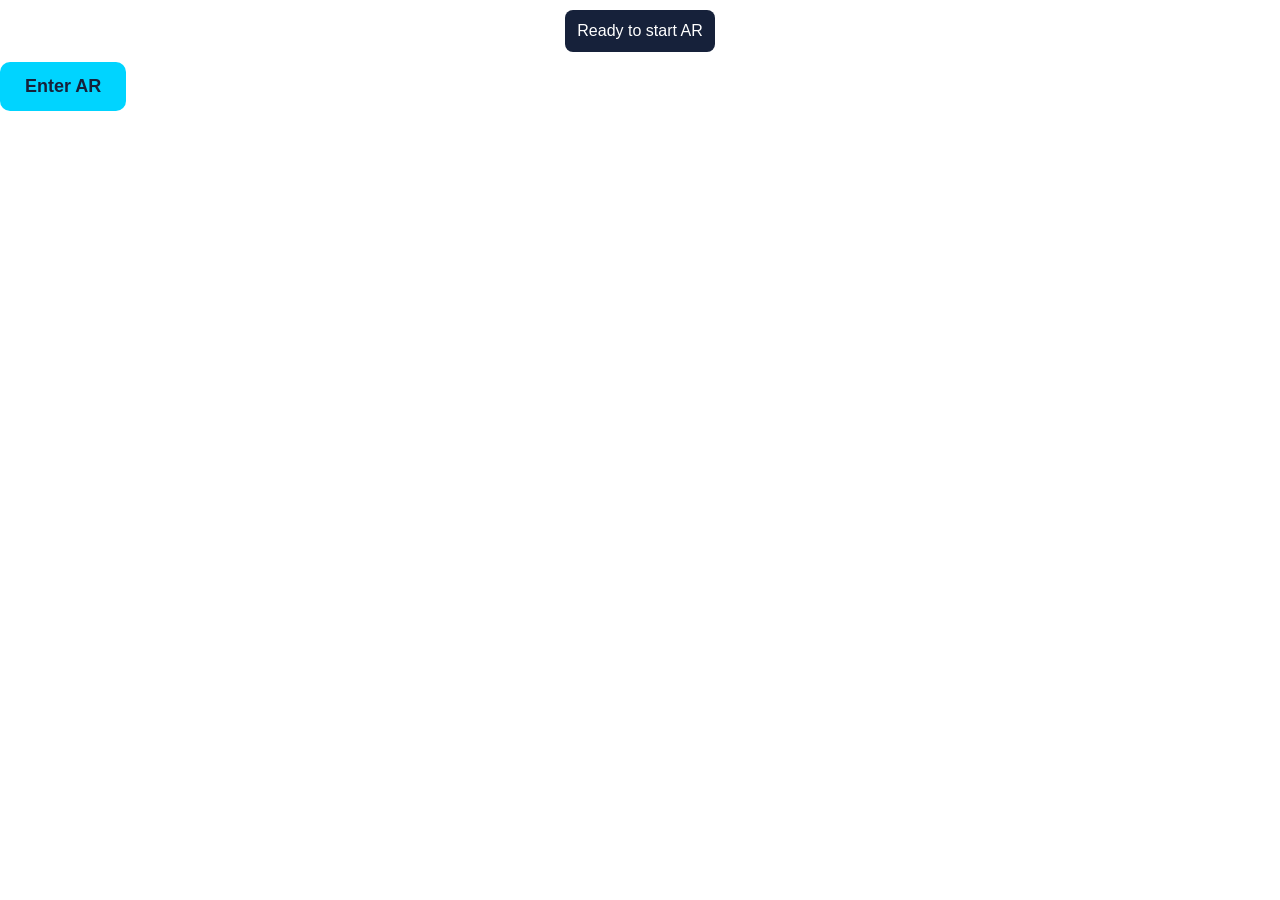
<file: markerless-test.html>
<!DOCTYPE html>
<html lang="en">
<head>
  <meta charset="UTF-8">
  <meta name="viewport" content="width=device-width, initial-scale=1.0">

  <title>LogicAR - Markerless Test</title>

  <script src="https://aframe.io/releases/1.7.0/aframe.min.js"></script>

  <style>
    body {
      margin: 0;
      font-family: Arial, sans-serif;
    }

#overlay {
  pointer-events: none;
}

#startAR {
  pointer-events: auto;
  position: relative;
  z-index: 100;
  padding: 14px 25px;
  background: #00D4FF;
  color: #16213A;
  border: none;
  border-radius: 10px;
  font-size: 18px;
  font-weight: bold;
}

    #status {
      color: white;
      background: #16213A;
      padding: 12px;
      margin: 10px auto;
      width: fit-content;
      border-radius: 8px;
    }
  </style>
</head>

<body>

  <div id="overlay">
    <p id="status">Ready to start AR</p>
    <button id="startAR">Enter AR</button>
  </div>

<a-scene
  webxr="
    requiredFeatures: hit-test;
    optionalFeatures: dom-overlay;
    overlayElement: #overlay;
  "
  renderer="alpha: true; colorManagement: true"
  vr-mode-ui="enabled: false"
>

  <script>

const scene = document.querySelector("a-scene");
const status = document.getElementById("status");
const startButton = document.getElementById("startAR");

startButton.addEventListener("click", async () => {
  try {
    status.textContent = "Starting AR...";

    await scene.enterVR();

    status.textContent = "AR Started!";
  } catch (error) {
    console.error("AR Error:", error);

    status.textContent =
      error.name + ": " + error.message;
  }
});
  try {
    status.textContent = "Starting AR...";

    if (!navigator.xr) {
      throw new Error("WebXR is unavailable");
    }

    const supported =
      await navigator.xr.isSessionSupported("immersive-ar");

    if (!supported) {
      throw new Error("AR is not supported");
    }

    const session = await navigator.xr.requestSession(
      "immersive-ar",
      {
        requiredFeatures: ["hit-test"],
        optionalFeatures: ["dom-overlay"],
        domOverlay: {
          root: document.getElementById("overlay")
        }
      }
    );

    await scene.renderer.xr.setSession(session);

    status.textContent = "AR Started! Move your phone.";

    session.addEventListener("end", () => {
      status.textContent = "AR Stopped";
    });

  } catch (error) {
    console.error("AR Error:", error);
    status.textContent = error.name + ": " + error.message;
  }

  </script>

</body>
</html>
</file>
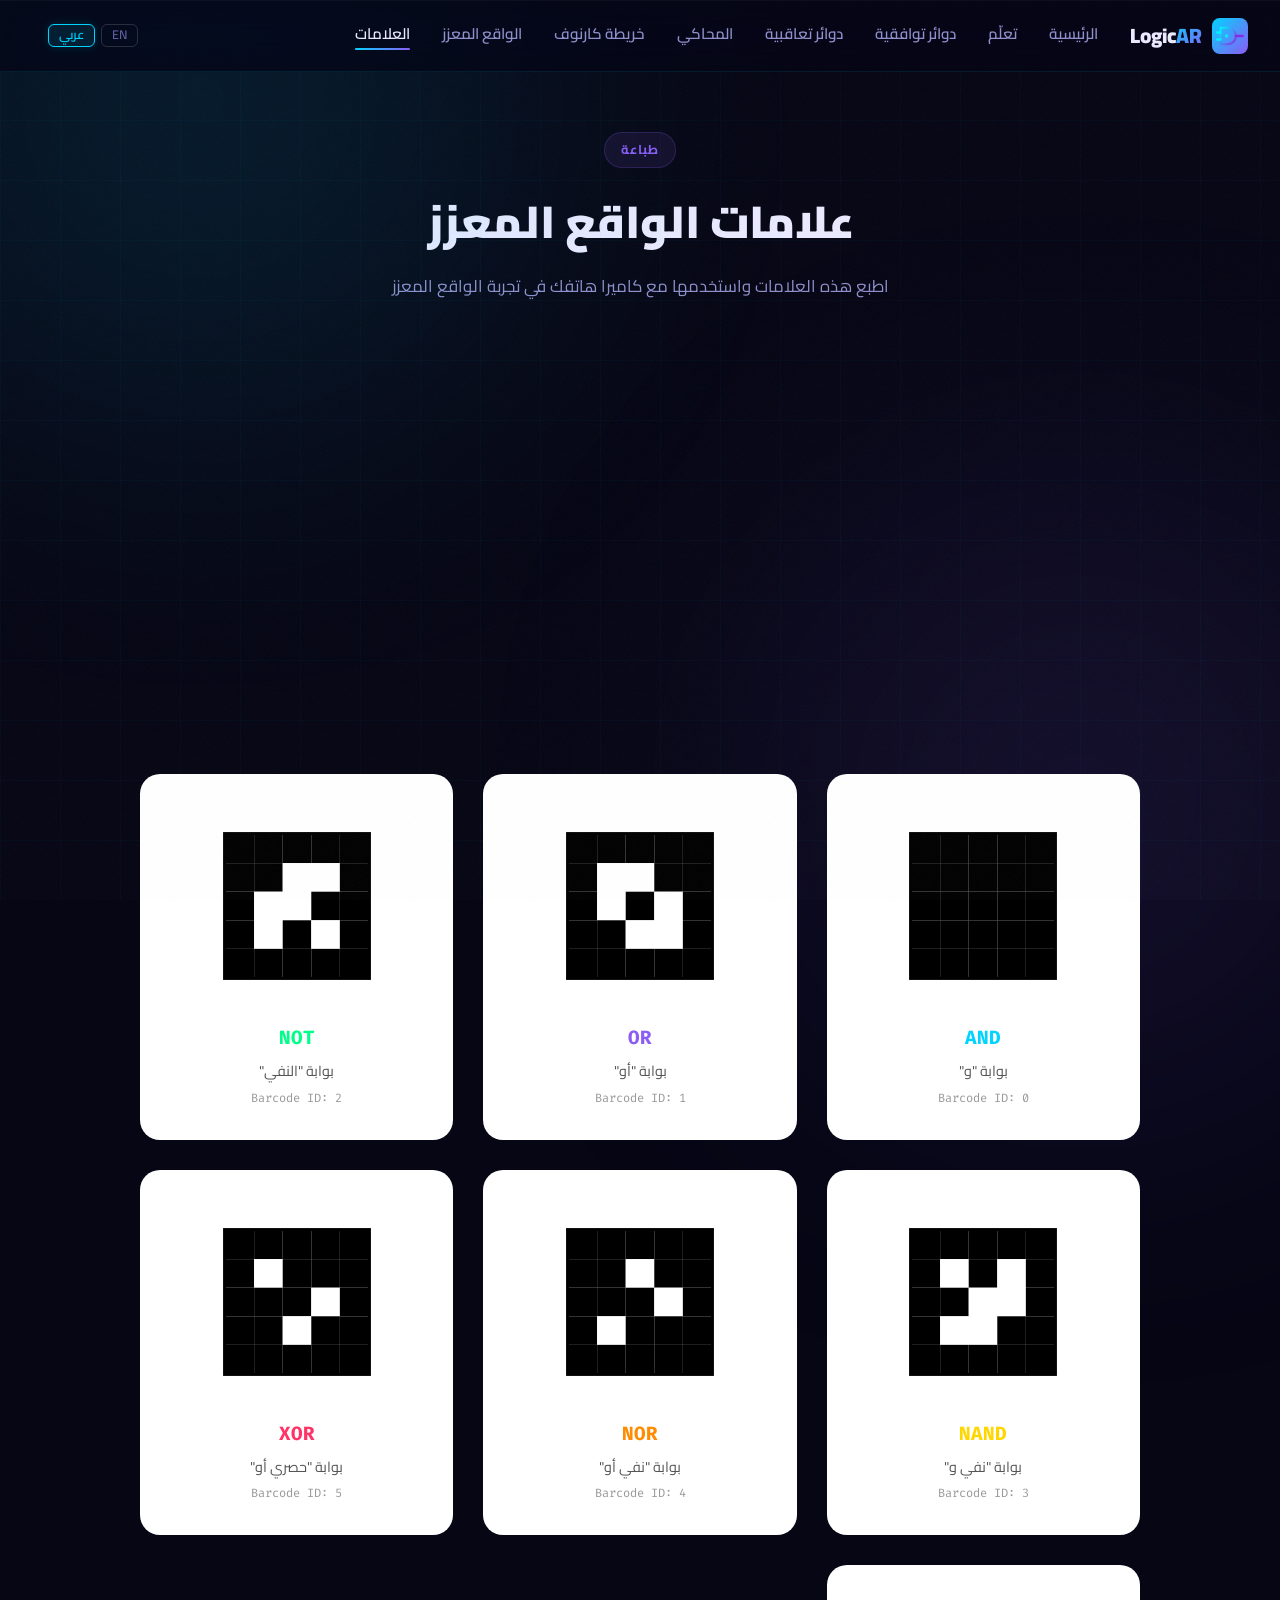
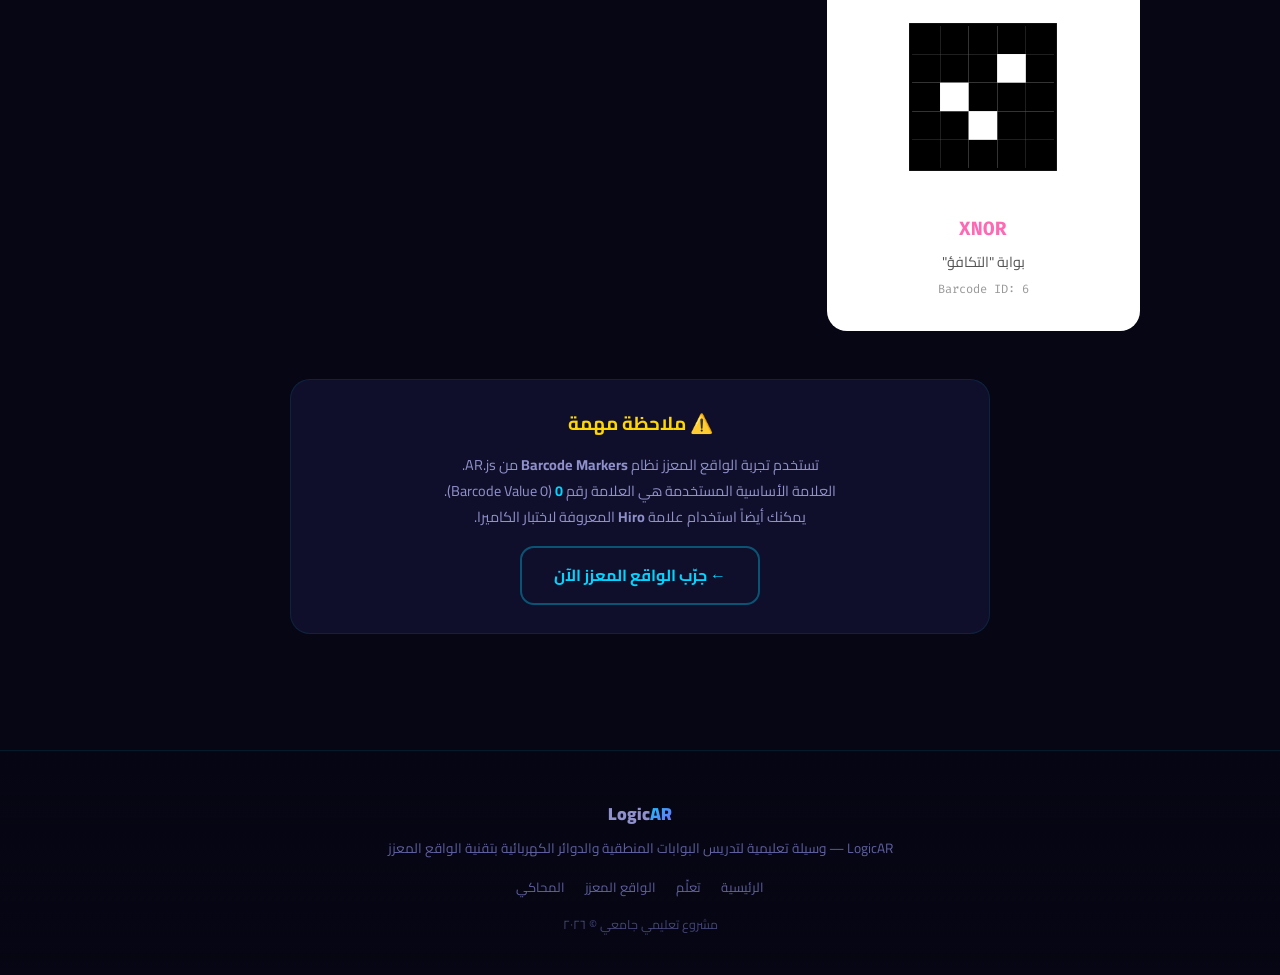
<file: markers.html>
<!DOCTYPE html>
<html lang="ar" dir="rtl">
  <head>
    <meta charset="UTF-8">
    <meta name="viewport" content="width=device-width, initial-scale=1.0">
    <title data-i18n="page_markers_title">علامات الواقع المعزز — LogicAR</title>
    <meta name="description"
      content="اطبع علامات الواقع المعزز لاستخدامها مع تطبيق LogicAR">
    <link rel="stylesheet" href="css/style.css">
  </head>
  <body>
    <a href="#markersGrid" class="skip-link">Skip to content</a>
    <div class="bg-grid"></div>
    <div class="bg-glow bg-glow--cyan"></div>
    <div class="bg-glow bg-glow--purple"></div>
    <div class="bg-grain"></div>
    <!-- Navbar -->
    <nav class="navbar" id="navbar">
      <div class="navbar__logo">
        <div class="navbar__logo-icon"
          style="display:flex;align-items:center;"><svg width="28" height="28"
            viewBox="0 0 24 24" fill="none" stroke="currentColor"
            stroke-width="2" stroke-linecap="round"
            stroke-linejoin="round"><defs><lineargradient id="logoGrad" x1="0%"
                y1="0%" x2="100%" y2="100%"><stop offset="0%"
                  stop-color="#00f0ff" /><stop offset="100%"
                  stop-color="#8a2be2" /></lineargradient></defs><path
              d="M4 5h6a7 7 0 0 1 7 7v0a7 7 0 0 1-7 7H4V5z"
              stroke="url(#logoGrad)"></path><path d="M1 9h3"
              stroke="#00f0ff"></path><path d="M1 15h3"
              stroke="#00f0ff"></path><path d="M17 12h6"
              stroke="#8a2be2"></path><circle cx="9" cy="12" r="1.5"
              fill="#00f0ff" stroke="none"></circle></svg></div>
        <span>Logic<span class="text-gradient">AR</span></span>
      </div>

      <div class="navbar__links" id="navLinks">
        <a href="index.html" data-i18n="nav_home">الرئيسية</a>
        <a href="learn.html" data-i18n="nav_learn">تعلّم</a>
        <a href="combinational.html" data-i18n="nav_combinational">دوائر
          توافقية</a>
        <a href="sequential.html" data-i18n="nav_sequential">دوائر تعاقبية</a>
        <a href="simulator.html" data-i18n="nav_simulator">المحاكي</a>
        <a href="kmap.html" data-i18n="nav_kmap">خريطة كارنوف</a>
        <a href="ar.html" data-i18n="nav_ar">الواقع المعزز</a>
        <a href="markers.html" class="active"
          data-i18n="nav_markers">العلامات</a>
      </div>
      <div class="navbar__lang">
        <button class="lang-btn" data-lang="en">EN</button>
        <button class="lang-btn" data-lang="ar">عربي</button>
      </div>
      <button class="navbar__toggle" id="navToggle"
        aria-label="القائمة">☰</button>
    </nav>

    <main class="markers-page">
      <div class="section__header">
        <span class="section__tag" data-i18n="markers_tag">طباعة</span>
        <h1 class="section__title" data-i18n="markers_title">علامات الواقع
          المعزز</h1>
        <p class="section__desc" data-i18n="markers_desc">اطبع هذه العلامات
          واستخدمها مع كاميرا هاتفك في تجربة الواقع المعزز</p>
      </div>

      <!-- Print Instructions -->
      <div class="print-instructions no-print reveal">
        <h3 data-i18n="print_inst_title">📋 تعليمات الطباعة</h3>
        <ul>
          <li data-i18n="print_inst_1">اطبع هذه الصفحة على ورق أبيض عادي
            (A4)</li>
          <li data-i18n="print_inst_2">تأكد أن الطباعة بنسبة 100% بدون
            تصغير</li>
          <li data-i18n="print_inst_3">قص كل علامة على حدة أو استخدمها كما
            هي</li>
          <li data-i18n="print_inst_4">ضع العلامة على سطح مستوٍ ووجّه الكاميرا
            نحوها</li>
          <li data-i18n="print_inst_5">حافظ على إضاءة جيدة لأفضل نتيجة</li>
          <li data-i18n="print_inst_6">المسافة المثالية بين الكاميرا والعلامة:
            ١٥-٣٠ سم</li>
        </ul>
        <button class="btn btn--primary mt-3" onclick="window.print()"><svg
            width="24" height="24" viewBox="0 0 24 24" fill="none"
            stroke="currentColor" stroke-width="2" stroke-linecap="round"
            stroke-linejoin="round"
            style="color: inherit; vertical-align: middle; margin-left: 8px;"><polyline
              points="6 9 6 2 18 2 18 9"></polyline><path
              d="M6 18H4a2 2 0 0 1-2-2v-5a2 2 0 0 1 2-2h16a2 2 0 0 1 2 2v5a2 2 0 0 1-2 2h-2"></path><rect
              x="6" y="14" width="12" height="8"></rect></svg> <span
            data-i18n="btn_print">طباعة العلامات</span></button>
      </div>

      <!-- Markers Grid -->
      <div class="markers-grid" id="markersGrid"></div>

      <!-- Hiro marker note -->
      <div class="container mt-4 no-print">
        <div class="note-card">
          <h3 class="note-card__title" data-i18n="note_title">⚠️ ملاحظة
            مهمة</h3>
          <p class="note-card__text" data-i18n="note_text" id="arNoteText">
            تستخدم تجربة الواقع المعزز نظام <strong>Barcode Markers</strong> من
            AR.js.<br>العلامة الأساسية المستخدمة هي العلامة رقم <strong
              style="color:var(--accent-cyan);">0</strong> (Barcode Value
            0).<br>يمكنك أيضاً استخدام علامة <strong>Hiro</strong> المعروفة
            لاختبار الكاميرا.
          </p>
          <a href="ar.html" class="btn btn--outline mt-2"
            data-i18n="note_link">← جرّب الواقع المعزز الآن</a>
        </div>
      </div>
    </main>

    <footer class="footer no-print">
      <div class="footer__brand">Logic<span
          class="text-gradient">AR</span></div>
      <p data-i18n="footer_desc">LogicAR — وسيلة تعليمية لتدريس البوابات
        المنطقية والدوائر الكهربائية بتقنية الواقع المعزز</p>
      <div class="footer__links">
        <a href="index.html" data-i18n="nav_home">الرئيسية</a>
        <a href="learn.html" data-i18n="nav_learn">تعلّم</a>
        <a href="ar.html" data-i18n="nav_ar">الواقع المعزز</a>
        <a href="simulator.html" data-i18n="nav_simulator">المحاكي</a>
      </div>
      <p class="footer__copy" data-i18n="footer_copy">مشروع تعليمي جامعي ©
        ٢٠٢٦</p>
    </footer>

    <script>
    // Generate AR.js 3x3 barcode markers
    const markersData = [
      { id: 0, name: 'AND', nameAr: 'بوابة "و"', nameEn: 'AND Gate', color: '#00d4ff' },
      { id: 1, name: 'OR', nameAr: 'بوابة "أو"', nameEn: 'OR Gate', color: '#8b5cf6' },
      { id: 2, name: 'NOT', nameAr: 'بوابة "النفي"', nameEn: 'NOT Gate', color: '#00ff88' },
      { id: 3, name: 'NAND', nameAr: 'بوابة "نفي و"', nameEn: 'NAND Gate', color: '#ffd600' },
      { id: 4, name: 'NOR', nameAr: 'بوابة "نفي أو"', nameEn: 'NOR Gate', color: '#ff8c00' },
      { id: 5, name: 'XOR', nameAr: 'بوابة "حصري أو"', nameEn: 'XOR Gate', color: '#ff3366' },
      { id: 6, name: 'XNOR', nameAr: 'بوابة "التكافؤ"', nameEn: 'XNOR Gate', color: '#ff69b4' },
    ];

    // 3x3 barcode patterns for AR.js (5x5 including border)
    // Each pattern is a 5x5 grid where 0=black, 1=white
    // Border is always black, inner 3x3 encodes the value
    const barcodePatterns = {
      0: [
        [0,0,0,0,0],
        [0,0,0,0,0],
        [0,0,0,0,0],
        [0,0,0,0,0],
        [0,0,0,0,0],
      ],
      1: [
        [0,0,0,0,0],
        [0,1,1,0,0],
        [0,1,0,1,0],
        [0,0,1,1,0],
        [0,0,0,0,0],
      ],
      2: [
        [0,0,0,0,0],
        [0,0,1,1,0],
        [0,1,1,0,0],
        [0,1,0,1,0],
        [0,0,0,0,0],
      ],
      3: [
        [0,0,0,0,0],
        [0,1,0,1,0],
        [0,0,1,1,0],
        [0,1,1,0,0],
        [0,0,0,0,0],
      ],
      4: [
        [0,0,0,0,0],
        [0,0,1,0,0],
        [0,0,0,1,0],
        [0,1,0,0,0],
        [0,0,0,0,0],
      ],
      5: [
        [0,0,0,0,0],
        [0,1,0,0,0],
        [0,0,0,1,0],
        [0,0,1,0,0],
        [0,0,0,0,0],
      ],
      6: [
        [0,0,0,0,0],
        [0,0,0,1,0],
        [0,1,0,0,0],
        [0,0,1,0,0],
        [0,0,0,0,0],
      ],
    };

    function drawMarker(canvas, patternId, label) {
      const ctx = canvas.getContext('2d');
      const size = 200;
      const cellSize = size / 7; // 7x7 for extra border padding
      canvas.width = size;
      canvas.height = size;

      // White background
      ctx.fillStyle = '#ffffff';
      ctx.fillRect(0, 0, size, size);

      // Draw the 5x5 pattern centered (with 1 cell padding on each side = 7x7 grid)
      const pattern = barcodePatterns[patternId] || barcodePatterns[0];
      const offsetCells = 1;

      for (let row = 0; row < 5; row++) {
        for (let col = 0; col < 5; col++) {
          const isWhite = pattern[row][col] === 1;
          ctx.fillStyle = isWhite ? '#ffffff' : '#000000';
          ctx.fillRect(
            (col + offsetCells) * cellSize,
            (row + offsetCells) * cellSize,
            cellSize,
            cellSize
          );
        }
      }

      // Draw outer border (thick black frame)
      ctx.strokeStyle = '#000000';
      ctx.lineWidth = 3;
      ctx.strokeRect(cellSize - 1, cellSize - 1, cellSize * 5 + 2, cellSize * 5 + 2);
    }

    // Render all markers
    function renderMarkers() {
      const grid = document.getElementById('markersGrid');
      grid.innerHTML = '';
      const lang = window.currentLang || 'ar';
      markersData.forEach(marker => {
        const wrapper = document.createElement('div');
        wrapper.className = 'marker-wrapper reveal visible';

        const canvasBox = document.createElement('div');
        canvasBox.className = 'marker-canvas-box';

        const canvas = document.createElement('canvas');
        drawMarker(canvas, marker.id, marker.name);
        canvasBox.appendChild(canvas);

        wrapper.appendChild(canvasBox);

        const nameEl = document.createElement('div');
        nameEl.className = 'marker-name';
        nameEl.style.color = marker.color;
        nameEl.textContent = marker.name;
        wrapper.appendChild(nameEl);

        const nameArEl = document.createElement('div');
        nameArEl.className = 'marker-name-ar';
        nameArEl.textContent = lang === 'en' ? marker.nameEn : marker.nameAr;
        wrapper.appendChild(nameArEl);

        const idEl = document.createElement('div');
        idEl.className = 'marker-id';
        idEl.textContent = `Barcode ID: ${marker.id}`;
        wrapper.appendChild(idEl);

        grid.appendChild(wrapper);
      });
      // Handle the note text since it contains HTML and data-i18n innerHTML replacement might strip or format it
      const noteEl = document.getElementById('arNoteText');
      if (noteEl) {
        noteEl.innerHTML = window.translations[lang]?.note_text || noteEl.innerHTML;
      }
    }

    renderMarkers();

    // Nav toggle
    document.getElementById('navToggle').addEventListener('click', () => {
      document.getElementById('navLinks').classList.toggle('open');
    });
    document.getElementById('navLinks').querySelectorAll('a').forEach(link => {
      link.addEventListener('click', () => document.getElementById('navLinks').classList.remove('open'));
    });

    // Scroll reveal
    const revealElements = document.querySelectorAll('.reveal');
    const observer = new IntersectionObserver((entries) => {
      entries.forEach(entry => {
        if (entry.isIntersecting) entry.target.classList.add('visible');
      });
    }, { threshold: 0.1 });
    revealElements.forEach(el => observer.observe(el));

    // Listen to language changes to re-render markers
    document.documentElement.addEventListener('languageChanged', renderMarkers);
  </script>
    <script src="js/i18n.js"></script>
  </body>
</html>
</file>
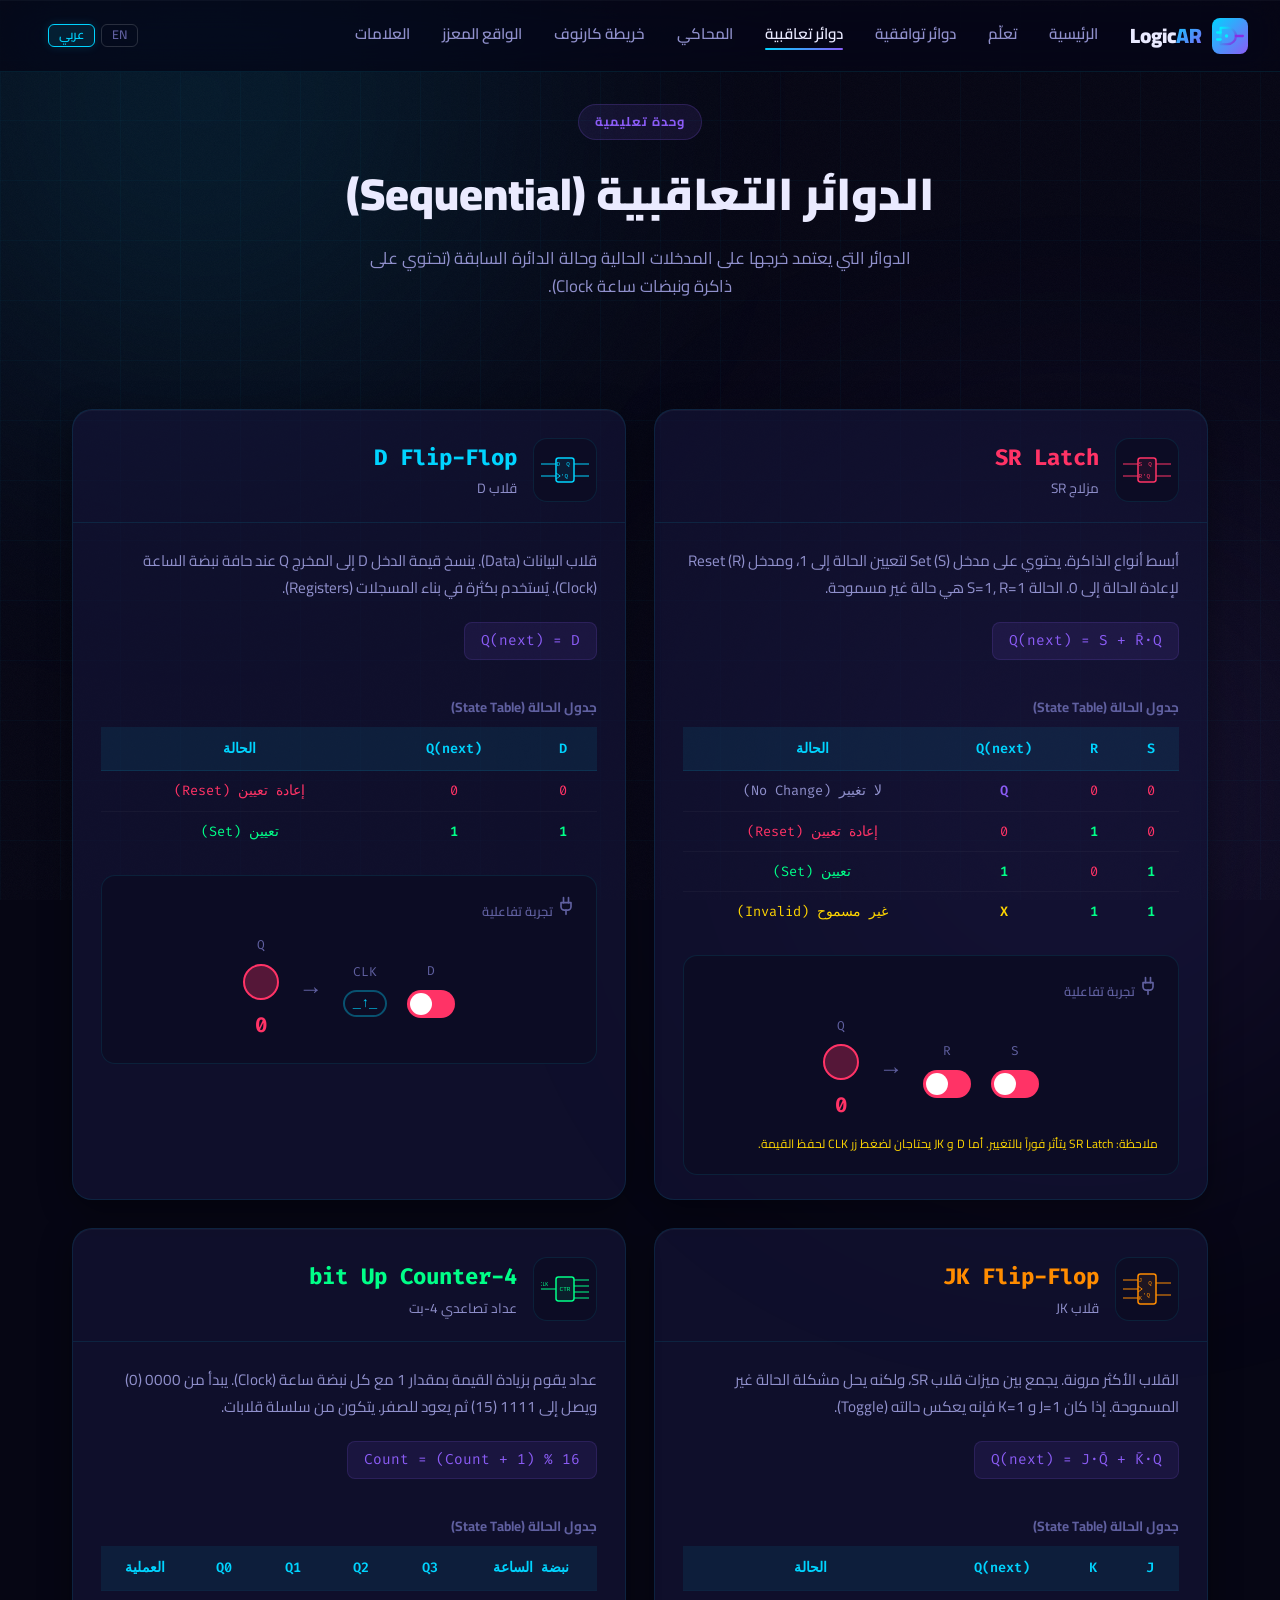
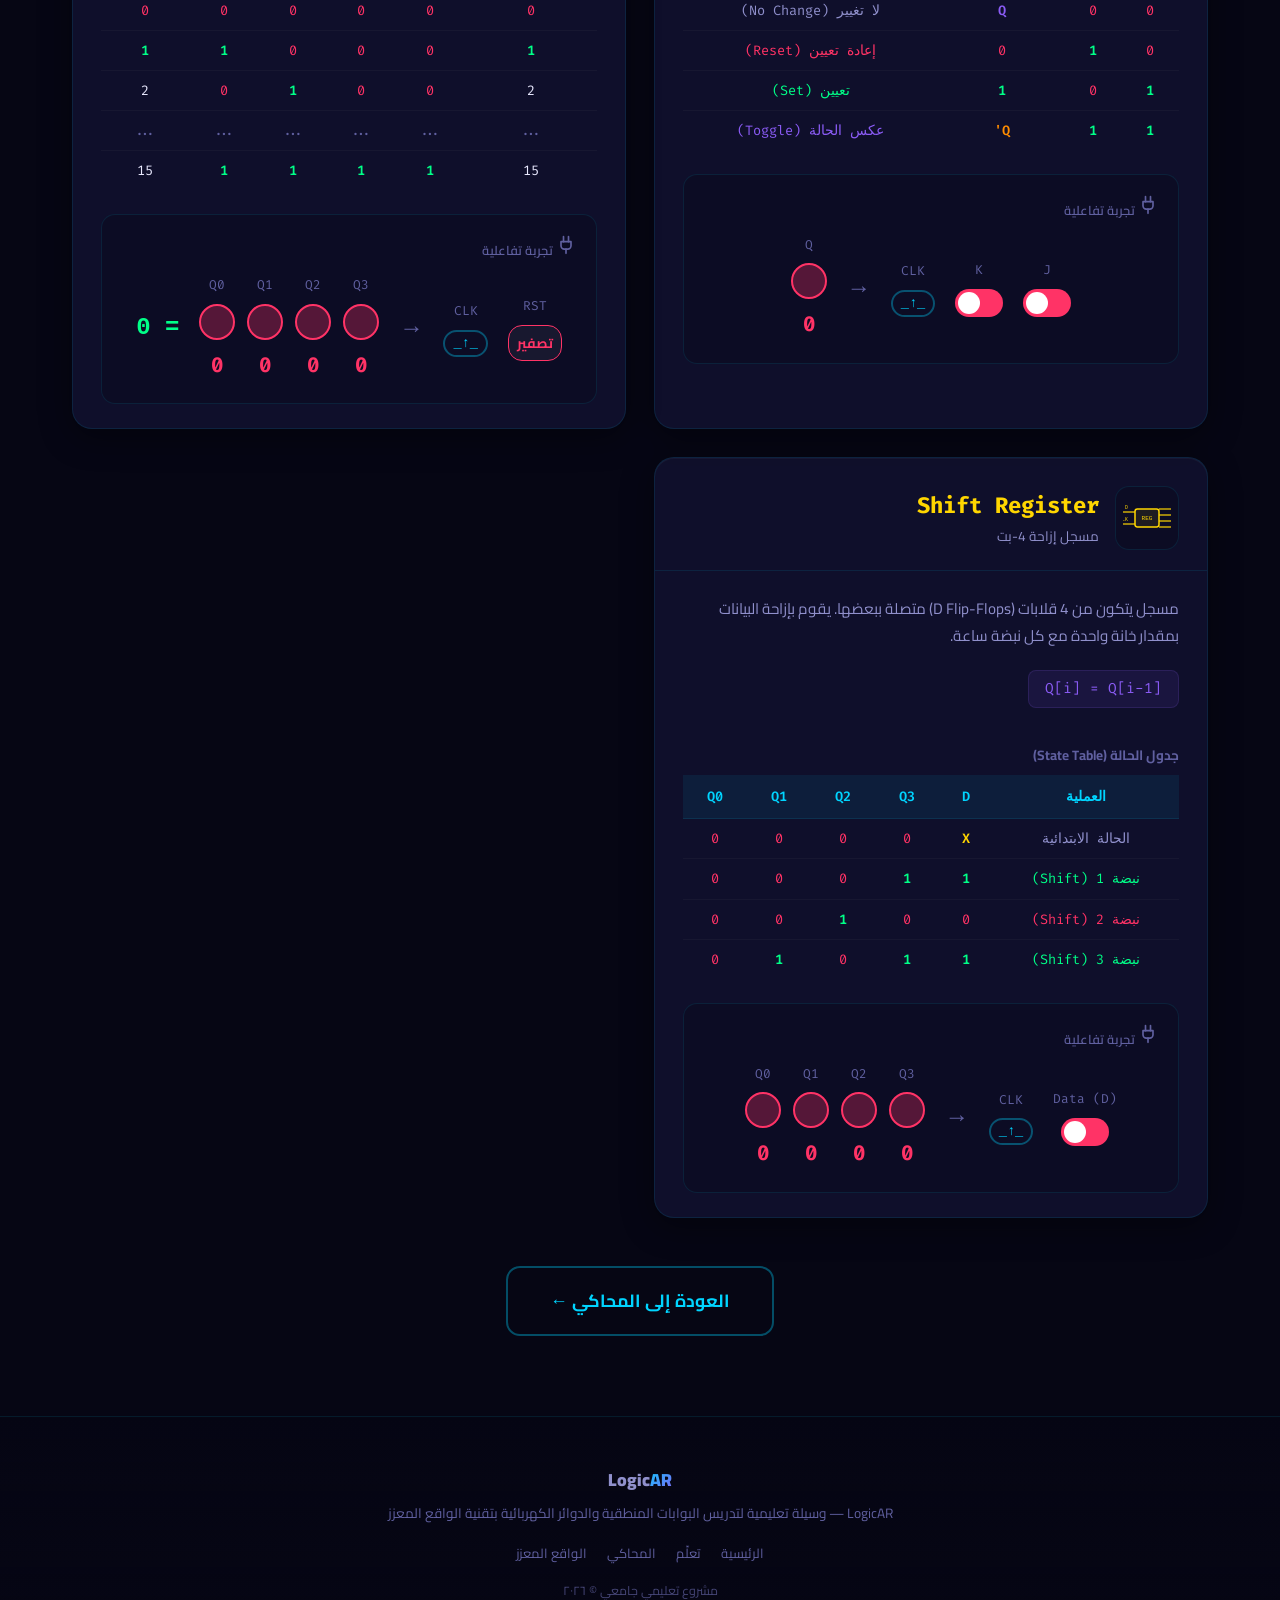
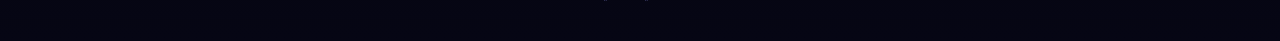
<file: sequential.html>
<!DOCTYPE html>
<html lang="ar" dir="rtl">
  <head>
    <meta charset="UTF-8">
    <meta name="viewport" content="width=device-width, initial-scale=1.0">
    <title data-i18n="page_seq_title">الدوائر التعاقبية — LogicAR</title>
    <meta name="description"
      content="تعلّم الدوائر التعاقبية والقلابات (Flip-Flops)">
    <link rel="stylesheet" href="css/style.css">
  </head>
  <body>
    <a href="#circuitsGrid" class="skip-link">Skip to content</a>
    <div class="bg-grid"></div>
    <div class="bg-glow bg-glow--cyan"></div>
    <div class="bg-glow bg-glow--purple"></div>
    <div class="bg-grain"></div>
    <!-- Navbar -->
    <nav class="navbar" id="navbar">
      <div class="navbar__logo">
        <div class="navbar__logo-icon"
          style="display:flex;align-items:center;"><svg width="28" height="28"
            viewBox="0 0 24 24" fill="none" stroke="currentColor"
            stroke-width="2" stroke-linecap="round"
            stroke-linejoin="round"><defs><lineargradient id="logoGrad" x1="0%"
                y1="0%" x2="100%" y2="100%"><stop offset="0%"
                  stop-color="#00f0ff" /><stop offset="100%"
                  stop-color="#8a2be2" /></lineargradient></defs><path
              d="M4 5h6a7 7 0 0 1 7 7v0a7 7 0 0 1-7 7H4V5z"
              stroke="url(#logoGrad)"></path><path d="M1 9h3"
              stroke="#00f0ff"></path><path d="M1 15h3"
              stroke="#00f0ff"></path><path d="M17 12h6"
              stroke="#8a2be2"></path><circle cx="9" cy="12" r="1.5"
              fill="#00f0ff" stroke="none"></circle></svg></div>
        <span>Logic<span class="text-gradient">AR</span></span>
      </div>

      <div class="navbar__links" id="navLinks">
        <a href="index.html" data-i18n="nav_home">الرئيسية</a>
        <a href="learn.html" data-i18n="nav_learn">تعلّم</a>
        <a href="combinational.html" data-i18n="nav_combinational">دوائر
          توافقية</a>
        <a href="sequential.html" class="active"
          data-i18n="nav_sequential">دوائر تعاقبية</a>
        <a href="simulator.html" data-i18n="nav_simulator">المحاكي</a>
        <a href="kmap.html" data-i18n="nav_kmap">خريطة كارنوف</a>
        <a href="ar.html" data-i18n="nav_ar">الواقع المعزز</a>
        <a href="markers.html" data-i18n="nav_markers">العلامات</a>
      </div>
      <div class="navbar__lang">
        <button class="lang-btn" data-lang="en">EN</button>
        <button class="lang-btn" data-lang="ar">عربي</button>
      </div>
      <button class="navbar__toggle" id="navToggle"
        aria-label="القائمة">☰</button>
    </nav>

    <main class="main-content">
      <!-- Page Header -->
      <section class="section">
        <div class="section__header">
          <span class="section__tag" data-i18n="seq_content_tag">وحدة
            تعليمية</span>
          <h1 class="section__title" data-i18n="seq_main_title">الدوائر
            التعاقبية (Sequential)</h1>
          <p class="section__desc" data-i18n="seq_main_desc">
            الدوائر التي يعتمد خرجها على المدخلات الحالية وحالة الدائرة السابقة
            (تحتوي على ذاكرة ونبضات ساعة Clock).
          </p>
        </div>
      </section>

      <!-- Content Grid -->
      <section class="container">
        <div class="gates-grid" id="circuitsGrid">
          <!-- Circuits will be generated by JavaScript -->
        </div>
      </section>

      <div class="text-center mt-4 reveal">
        <a href="simulator.html" class="btn btn--outline btn--lg"
          data-i18n="btn_back_to_sim">العودة إلى المحاكي &larr;</a>
      </div>
    </main>

    <footer class="footer">
      <div class="footer__brand">Logic<span
          class="text-gradient">AR</span></div>
      <p data-i18n="footer_desc">LogicAR — وسيلة تعليمية لتدريس البوابات
        المنطقية والدوائر الكهربائية بتقنية الواقع المعزز</p>
      <div class="footer__links">
        <a href="index.html" data-i18n="nav_home">الرئيسية</a>
        <a href="learn.html" data-i18n="nav_learn">تعلّم</a>
        <a href="simulator.html" data-i18n="nav_simulator">المحاكي</a>
        <a href="ar.html" data-i18n="nav_ar">الواقع المعزز</a>
      </div>
      <p class="footer__copy" data-i18n="footer_copy">مشروع تعليمي جامعي ©
        ٢٠٢٦</p>
    </footer>

    <script>
    const circuits = [
      {
        id: 'sr_latch',
        name: 'SR Latch',
        nameAr: 'مزلاج SR',
        nameEn: 'SR Latch',
        color: '#ff3366',
        formula: 'Q(next) = S + R̄·Q',
        desc: 'أبسط أنواع الذاكرة. يحتوي على مدخل Set (S) لتعيين الحالة إلى 1، ومدخل Reset (R) لإعادة الحالة إلى 0. الحالة S=1, R=1 هي حالة غير مسموحة.',
        descEn: 'The simplest type of memory. It has a Set (S) input to set the state to 1, and a Reset (R) input to reset the state to 0. The state S=1, R=1 is invalid.',
        symbol: `<svg viewBox="0 0 80 60" fill="none" xmlns="http://www.w3.org/2000/svg">
          <rect x="25" y="10" width="30" height="40" rx="4" stroke="#ff3366" stroke-width="2.5" fill="rgba(255,51,102,0.08)"/>
          <text x="32" y="24" fill="#ff3366" font-size="10" font-family="monospace">S</text>
          <text x="32" y="44" fill="#ff3366" font-size="10" font-family="monospace">R</text>
          <text x="48" y="24" fill="#ff3366" font-size="10" font-family="monospace">Q</text>
          <text x="45" y="44" fill="#ff3366" font-size="10" font-family="monospace">Q'</text>
          <line x1="0" y1="20" x2="25" y2="20" stroke="#ff3366" stroke-width="2"/>
          <line x1="0" y1="40" x2="25" y2="40" stroke="#ff3366" stroke-width="2"/>
          <line x1="55" y1="20" x2="80" y2="20" stroke="#ff3366" stroke-width="2"/>
          <line x1="55" y1="40" x2="80" y2="40" stroke="#ff3366" stroke-width="2"/>
        </svg>`,
        truthTable: {
            header: ['S', 'R', 'Q(next)', '<span data-i18n="state_col">الحالة</span>'],
            rows: [
                [0, 0, 'Q', '<span class="state-no-change" data-i18n="state_no_change">لا تغيير (No Change)</span>'],
                [0, 1, '0', '<span class="state-reset" data-i18n="state_reset">إعادة تعيين (Reset)</span>'],
                [1, 0, '1', '<span class="state-set" data-i18n="state_set">تعيين (Set)</span>'],
                [1, 1, 'X', '<span class="state-invalid" data-i18n="state_invalid">غير مسموح (Invalid)</span>']
            ]
        }
      },
      {
        id: 'd_ff',
        name: 'D Flip-Flop',
        nameAr: 'قلاب D',
        nameEn: 'D Flip-Flop',
        color: '#00d4ff',
        formula: 'Q(next) = D',
        desc: 'قلاب البيانات (Data). ينسخ قيمة الدخل D إلى المخرج Q عند حافة نبضة الساعة (Clock). يُستخدم بكثرة في بناء المسجلات (Registers).',
        descEn: 'Data Flip-Flop. Copies the D input value to the Q output at the clock edge. Widely used in building registers.',
        symbol: `<svg viewBox="0 0 80 60" fill="none" xmlns="http://www.w3.org/2000/svg">
          <rect x="25" y="10" width="30" height="40" rx="4" stroke="#00d4ff" stroke-width="2.5" fill="rgba(0,212,255,0.08)"/>
          <text x="32" y="24" fill="#00d4ff" font-size="10" font-family="monospace">D</text>
          <path d="M25 35 L32 40 L25 45" stroke="#00d4ff" stroke-width="1.5" fill="none"/>
          <text x="48" y="24" fill="#00d4ff" font-size="10" font-family="monospace">Q</text>
          <text x="45" y="44" fill="#00d4ff" font-size="10" font-family="monospace">Q'</text>
          <line x1="0" y1="20" x2="25" y2="20" stroke="#00d4ff" stroke-width="2"/>
          <line x1="0" y1="40" x2="25" y2="40" stroke="#00d4ff" stroke-width="2"/>
          <line x1="55" y1="20" x2="80" y2="20" stroke="#00d4ff" stroke-width="2"/>
          <line x1="55" y1="40" x2="80" y2="40" stroke="#00d4ff" stroke-width="2"/>
        </svg>`,
        truthTable: {
            header: ['D', 'Q(next)', '<span data-i18n="state_col">الحالة</span>'],
            rows: [
                [0, '0', '<span class="state-reset" data-i18n="state_reset">إعادة تعيين (Reset)</span>'],
                [1, '1', '<span class="state-set" data-i18n="state_set">تعيين (Set)</span>']
            ]
        }
      },
      {
        id: 'jk_ff',
        name: 'JK Flip-Flop',
        nameAr: 'قلاب JK',
        nameEn: 'JK Flip-Flop',
        color: '#ff8c00',
        formula: 'Q(next) = J·Q̄ + K̄·Q',
        desc: 'القلاب الأكثر مرونة. يجمع بين ميزات قلاب SR، ولكنه يحل مشكلة الحالة غير المسموحة. إذا كان J=1 و K=1 فإنه يعكس حالته (Toggle).',
        descEn: 'The most versatile flip-flop. Combines features of the SR flip-flop, but resolves the invalid state. If J=1 and K=1, it toggles its state.',
        symbol: `<svg viewBox="0 0 80 60" fill="none" xmlns="http://www.w3.org/2000/svg">
          <rect x="25" y="5" width="30" height="50" rx="4" stroke="#ff8c00" stroke-width="2.5" fill="rgba(255,140,0,0.08)"/>
          <text x="32" y="19" fill="#ff8c00" font-size="10" font-family="monospace">J</text>
          <path d="M25 25 L32 30 L25 35" stroke="#ff8c00" stroke-width="1.5" fill="none"/>
          <text x="32" y="49" fill="#ff8c00" font-size="10" font-family="monospace">K</text>
          <text x="48" y="24" fill="#ff8c00" font-size="10" font-family="monospace">Q</text>
          <text x="45" y="44" fill="#ff8c00" font-size="10" font-family="monospace">Q'</text>
          <line x1="0" y1="15" x2="25" y2="15" stroke="#ff8c00" stroke-width="2"/>
          <line x1="0" y1="30" x2="25" y2="30" stroke="#ff8c00" stroke-width="2"/>
          <line x1="0" y1="45" x2="25" y2="45" stroke="#ff8c00" stroke-width="2"/>
          <line x1="55" y1="20" x2="80" y2="20" stroke="#ff8c00" stroke-width="2"/>
          <line x1="55" y1="40" x2="80" y2="40" stroke="#ff8c00" stroke-width="2"/>
        </svg>`,
        truthTable: {
            header: ['J', 'K', 'Q(next)', '<span data-i18n="state_col">الحالة</span>'],
            rows: [
                [0, 0, 'Q', '<span class="state-no-change" data-i18n="state_no_change">لا تغيير (No Change)</span>'],
                [0, 1, '0', '<span class="state-reset" data-i18n="state_reset">إعادة تعيين (Reset)</span>'],
                [1, 0, '1', '<span class="state-set" data-i18n="state_set">تعيين (Set)</span>'],
                [1, 1, "Q'", '<span class="state-toggle" data-i18n="state_toggle">عكس الحالة (Toggle)</span>']
            ]
        }
      },
      {
        id: 'counter_4bit',
        name: '4-bit Up Counter',
        nameAr: 'عداد تصاعدي 4-بت',
        nameEn: '4-bit Up Counter',
        color: '#00ff88',
        formula: 'Count = (Count + 1) % 16',
        desc: 'عداد يقوم بزيادة القيمة بمقدار 1 مع كل نبضة ساعة (Clock). يبدأ من 0000 (0) ويصل إلى 1111 (15) ثم يعود للصفر. يتكون من سلسلة قلابات.',
        descEn: 'A counter that increments its value by 1 with each clock pulse. Starts from 0000 (0) and reaches 1111 (15) then wraps to zero. Consists of a chain of flip-flops.',
        symbol: `<svg viewBox="0 0 80 60" fill="none" xmlns="http://www.w3.org/2000/svg">
          <rect x="25" y="10" width="30" height="40" rx="4" stroke="#00ff88" stroke-width="2.5" fill="rgba(0,255,136,0.08)"/>
          <text x="40" y="34" fill="#00ff88" font-size="10" font-family="monospace" text-anchor="middle">CTR</text>
          <line x1="0" y1="30" x2="25" y2="30" stroke="#00ff88" stroke-width="2"/>
          <text x="12" y="25" fill="#00ff88" font-size="8" font-family="monospace">CLK</text>
          <line x1="55" y1="15" x2="80" y2="15" stroke="#00ff88" stroke-width="2"/>
          <line x1="55" y1="25" x2="80" y2="25" stroke="#00ff88" stroke-width="2"/>
          <line x1="55" y1="35" x2="80" y2="35" stroke="#00ff88" stroke-width="2"/>
          <line x1="55" y1="45" x2="80" y2="45" stroke="#00ff88" stroke-width="2"/>
        </svg>`,
        truthTable: {
            header: ['<span data-i18n="col_clock">نبضة الساعة</span>', 'Q3', 'Q2', 'Q1', 'Q0', '<span data-i18n="col_op">العملية</span>'],
            rows: [
                ['0', '0', '0', '0', '0', '0'],
                ['1', '0', '0', '0', '1', '1'],
                ['2', '0', '0', '1', '0', '2'],
                ['...', '...', '...', '...', '...', '...'],
                ['15', '1', '1', '1', '1', '15']
            ]
        }
      },
      {
        id: 'shift_reg',
        name: 'Shift Register',
        nameAr: 'مسجل إزاحة 4-بت',
        nameEn: 'Shift Register',
        color: '#ffd600',
        formula: 'Q[i] = Q[i-1]',
        desc: 'مسجل يتكون من 4 قلابات (D Flip-Flops) متصلة ببعضها. يقوم بإزاحة البيانات بمقدار خانة واحدة مع كل نبضة ساعة.',
        descEn: 'A register consisting of 4 interconnected D Flip-Flops. Shifts data by one position with each clock pulse.',
        symbol: `<svg viewBox="0 0 80 60" fill="none" xmlns="http://www.w3.org/2000/svg">
          <rect x="20" y="15" width="40" height="30" rx="4" stroke="#ffd600" stroke-width="2.5" fill="rgba(255,214,0,0.08)"/>
          <text x="40" y="34" fill="#ffd600" font-size="10" font-family="monospace" text-anchor="middle">REG</text>
          <line x1="0" y1="20" x2="20" y2="20" stroke="#ffd600" stroke-width="2"/>
          <line x1="0" y1="40" x2="20" y2="40" stroke="#ffd600" stroke-width="2"/>
          <text x="8" y="15" fill="#ffd600" font-size="8" font-family="monospace">D</text>
          <text x="8" y="35" fill="#ffd600" font-size="8" font-family="monospace">CLK</text>
          <line x1="60" y1="15" x2="80" y2="15" stroke="#ffd600" stroke-width="2"/>
          <line x1="60" y1="25" x2="80" y2="25" stroke="#ffd600" stroke-width="2"/>
          <line x1="60" y1="35" x2="80" y2="35" stroke="#ffd600" stroke-width="2"/>
          <line x1="60" y1="45" x2="80" y2="45" stroke="#ffd600" stroke-width="2"/>
        </svg>`,
        truthTable: {
            header: ['<span data-i18n="col_op">العملية</span>', 'D', 'Q3', 'Q2', 'Q1', 'Q0'],
            rows: [
                ['<span class="state-no-change" data-i18n="op_init">الحالة الابتدائية</span>', 'X', '0', '0', '0', '0'],
                ['<span class="state-set" data-i18n="op_shift_1">نبضة 1 (Shift)</span>', '1', '1', '0', '0', '0'],
                ['<span class="state-reset" data-i18n="op_shift_2">نبضة 2 (Shift)</span>', '0', '0', '1', '0', '0'],
                ['<span class="state-set" data-i18n="op_shift_3">نبضة 3 (Shift)</span>', '1', '1', '0', '1', '0']
            ]
        }
      }
    ];

    const grid = document.getElementById('circuitsGrid');
    circuits.forEach((circuit, idx) => {
      const card = document.createElement('div');
      card.className = 'gate-card reveal';
      card.style.animationDelay = `${idx * 0.08}s`;

      let demoHTML = '';
      
      if (circuit.id === 'sr_latch') {
          demoHTML = `
           <div class="gate-demo__input">
              <span class="gate-demo__label">S</span>
              <button class="gate-demo__switch" data-circuit="sr" data-input="s" onclick="toggleSR(this)"></button>
           </div>
           <div class="gate-demo__input">
              <span class="gate-demo__label">R</span>
              <button class="gate-demo__switch" data-circuit="sr" data-input="r" onclick="toggleSR(this)"></button>
           </div>
           <div class="gate-demo__arrow">→</div>
           <div class="gate-demo__output">
             <span class="gate-demo__label">Q</span>
             <div class="gate-demo__led off" id="sr-led-q"></div>
             <span class="gate-demo__value off" id="sr-val-q">0</span>
           </div>
          `;
      } else if (circuit.id === 'd_ff') {
          demoHTML = `
           <div class="gate-demo__input">
              <span class="gate-demo__label">D</span>
              <button class="gate-demo__switch" data-circuit="d" data-input="d" onclick="toggleD(this)"></button>
           </div>
           <div class="gate-demo__input">
              <span class="gate-demo__label">CLK</span>
              <button class="btn btn--outline btn--sm" onclick="clockD()" style="font-family:monospace; padding:4px 8px;">_↑_</button>
           </div>
           <div class="gate-demo__arrow">→</div>
           <div class="gate-demo__output">
             <span class="gate-demo__label">Q</span>
             <div class="gate-demo__led off" id="d-led-q"></div>
             <span class="gate-demo__value off" id="d-val-q">0</span>
           </div>
          `;
      } else if (circuit.id === 'jk_ff') {
          demoHTML = `
           <div class="gate-demo__input">
              <span class="gate-demo__label">J</span>
              <button class="gate-demo__switch" data-circuit="jk" data-input="j" onclick="toggleJK(this)"></button>
           </div>
           <div class="gate-demo__input">
              <span class="gate-demo__label">K</span>
              <button class="gate-demo__switch" data-circuit="jk" data-input="k" onclick="toggleJK(this)"></button>
           </div>
           <div class="gate-demo__input">
              <span class="gate-demo__label">CLK</span>
              <button class="btn btn--outline btn--sm" onclick="clockJK()" style="font-family:monospace; padding:4px 8px;">_↑_</button>
           </div>
           <div class="gate-demo__arrow">→</div>
           <div class="gate-demo__output">
             <span class="gate-demo__label">Q</span>
             <div class="gate-demo__led off" id="jk-led-q"></div>
             <span class="gate-demo__value off" id="jk-val-q">0</span>
           </div>
          `;
      } else if (circuit.id === 'counter_4bit') {
          demoHTML = `
           <div class="gate-demo__input">
              <span class="gate-demo__label">RST</span>
              <button class="btn btn--ghost btn--sm" onclick="resetCounter()" style="padding:4px 8px; border-color:var(--accent-red); color:var(--accent-red);"><span data-i18n="btn_reset">تصفير</span></button>
           </div>
           <div class="gate-demo__input">
              <span class="gate-demo__label">CLK</span>
              <button class="btn btn--outline btn--sm" onclick="clockCounter()" style="font-family:monospace; padding:4px 8px;">_↑_</button>
           </div>
           <div class="gate-demo__arrow">→</div>
           <div style="display:flex; gap:12px; align-items:center; flex-wrap:wrap; justify-content:center;">
             <div class="gate-demo__output"><span class="gate-demo__label">Q3</span><div class="gate-demo__led off" id="ctr-led-q3"></div><span class="gate-demo__value off" id="ctr-val-q3">0</span></div>
             <div class="gate-demo__output"><span class="gate-demo__label">Q2</span><div class="gate-demo__led off" id="ctr-led-q2"></div><span class="gate-demo__value off" id="ctr-val-q2">0</span></div>
             <div class="gate-demo__output"><span class="gate-demo__label">Q1</span><div class="gate-demo__led off" id="ctr-led-q1"></div><span class="gate-demo__value off" id="ctr-val-q1">0</span></div>
             <div class="gate-demo__output"><span class="gate-demo__label">Q0</span><div class="gate-demo__led off" id="ctr-led-q0"></div><span class="gate-demo__value off" id="ctr-val-q0">0</span></div>
           </div>
           <div style="font-size:1.5rem; font-family:monospace; color:var(--accent-green); font-weight:bold;" id="ctr-dec-val">= 0</div>
          `;
      } else if (circuit.id === 'shift_reg') {
          demoHTML = `
           <div class="gate-demo__input">
              <span class="gate-demo__label">Data (D)</span>
              <button class="gate-demo__switch" data-circuit="reg" data-input="d" onclick="toggleReg(this)"></button>
           </div>
           <div class="gate-demo__input">
              <span class="gate-demo__label">CLK</span>
              <button class="btn btn--outline btn--sm" onclick="clockReg()" style="font-family:monospace; padding:4px 8px;">_↑_</button>
           </div>
           <div class="gate-demo__arrow">→</div>
           <div style="display:flex; gap:12px; align-items:center; flex-wrap:wrap; justify-content:center;">
             <div class="gate-demo__output"><span class="gate-demo__label">Q3</span><div class="gate-demo__led off" id="reg-led-q3"></div><span class="gate-demo__value off" id="reg-val-q3">0</span></div>
             <div class="gate-demo__output"><span class="gate-demo__label">Q2</span><div class="gate-demo__led off" id="reg-led-q2"></div><span class="gate-demo__value off" id="reg-val-q2">0</span></div>
             <div class="gate-demo__output"><span class="gate-demo__label">Q1</span><div class="gate-demo__led off" id="reg-led-q1"></div><span class="gate-demo__value off" id="reg-val-q1">0</span></div>
             <div class="gate-demo__output"><span class="gate-demo__label">Q0</span><div class="gate-demo__led off" id="reg-led-q0"></div><span class="gate-demo__value off" id="reg-val-q0">0</span></div>
           </div>
          `;
      }

      let tableHTML = '';
      if (circuit.truthTable) {
          let tableHeader = '<tr>' + circuit.truthTable.header.map(h => `<th>${h}</th>`).join('') + '</tr>';
          let tableRows = '';
          circuit.truthTable.rows.forEach(row => {
              tableRows += '<tr>' + row.map(val => {
                  let cellClass = '';
                  if (val === 0 || val === '0') cellClass = 'val-0';
                  else if (val === 1 || val === '1') cellClass = 'val-1';
                  else if (val === 'X') cellClass = 'val-x';
                  else if (val === 'Q') cellClass = 'val-q';
                  else if (val === "Q'") cellClass = 'val-q-not';
                  else if (val === '...') cellClass = 'val-dots';
                  return `<td class="${cellClass}">${val}</td>`;
              }).join('') + '</tr>';
          });
          tableHTML = `
            <h4 class="gate-card__section-label" style="margin-top:16px;" data-i18n="state_table">جدول الحالة (State Table)</h4>
            <table class="truth-table" style="margin-bottom: 20px;">
              <thead>${tableHeader}</thead>
              <tbody>${tableRows}</tbody>
            </table>
          `;
      }

      card.innerHTML = `
        <div class="gate-card__header">
          <div class="gate-card__symbol">${circuit.symbol}</div>
          <div>
            <div class="gate-card__name" style="color:${circuit.color}">${circuit.name}</div>
            <div class="gate-card__name-ar gate-dynamic-name" data-gate-id="${circuit.id}"></div>
          </div>
        </div>
        <div class="gate-card__body">
          <p class="gate-card__desc gate-dynamic-desc" data-gate-id="${circuit.id}"></p>
          <div class="gate-card__formula">${circuit.formula}</div>

          ${tableHTML}

          <div class="gate-demo">
            <div class="gate-demo__title"><svg width="20" height="20" viewBox="0 0 24 24" fill="none" stroke="currentColor" stroke-width="2" stroke-linecap="round" stroke-linejoin="round" ><path d="M12 22v-5"></path><path d="M9 8V2"></path><path d="M15 8V2"></path><path d="M18 8v5a4 4 0 0 1-4 4h-4a4 4 0 0 1-4-4V8Z"></path></svg> <span data-i18n="interactive_demo">تجربة تفاعلية</span></div>
            <div class="gate-demo__circuit">
              ${demoHTML}
            </div>
            ${circuit.id === 'sr_latch' ? '<p style="font-size:0.75rem; color:var(--accent-yellow); margin-top:10px;" data-i18n="sr_note">ملاحظة: SR Latch يتأثر فوراً بالتغيير. أما D و JK يحتاجان لضغط زر CLK لحفظ القيمة.</p>' : ''}
          </div>
        </div>
      `;
      grid.appendChild(card);
    });

    // State Variables
    let srState = { s: 0, r: 0, q: 0 };
    let dState = { d: 0, q: 0 };
    let jkState = { j: 0, k: 0, q: 0 };
    let ctrState = 0; // 0 to 15
    let regState = { d: 0, q: [0,0,0,0] };

    function toggleSR(btn) {
        const input = btn.dataset.input;
        srState[input] = srState[input] ^ 1;
        btn.classList.toggle('on', srState[input] === 1);

        // SR Logic
        if (srState.s === 1 && srState.r === 0) srState.q = 1;
        else if (srState.s === 0 && srState.r === 1) srState.q = 0;
        else if (srState.s === 1 && srState.r === 1) srState.q = 'X'; // Invalid

        updateOutput('sr', srState.q);
    }

    function toggleD(btn) {
        dState.d = dState.d ^ 1;
        btn.classList.toggle('on', dState.d === 1);
    }

    function clockD() {
        dState.q = dState.d;
        updateOutput('d', dState.q);
    }

    function toggleJK(btn) {
        const input = btn.dataset.input;
        jkState[input] = jkState[input] ^ 1;
        btn.classList.toggle('on', jkState[input] === 1);
    }

    function clockJK() {
        if (jkState.j === 0 && jkState.k === 0) {
            // Keep state
        } else if (jkState.j === 1 && jkState.k === 0) {
            jkState.q = 1;
        } else if (jkState.j === 0 && jkState.k === 1) {
            jkState.q = 0;
        } else if (jkState.j === 1 && jkState.k === 1) {
            jkState.q = jkState.q ^ 1; // Toggle
        }
        updateOutput('jk', jkState.q);
    }

    // Counter Logic
    function clockCounter() {
        ctrState = (ctrState + 1) % 16;
        updateCounterUI();
    }
    function resetCounter() {
        ctrState = 0;
        updateCounterUI();
    }
    function updateCounterUI() {
        for(let i=0; i<4; i++) {
            const bit = (ctrState >> i) & 1;
            const led = document.getElementById(`ctr-led-q${i}`);
            const text = document.getElementById(`ctr-val-q${i}`);
            led.className = 'gate-demo__led ' + (bit ? 'on' : 'off');
            text.textContent = bit;
            text.className = 'gate-demo__value ' + (bit ? 'on' : 'off');
        }
        document.getElementById('ctr-dec-val').textContent = '= ' + ctrState;
    }

    // Shift Register Logic
    function toggleReg(btn) {
        regState.d = regState.d ^ 1;
        btn.classList.toggle('on', regState.d === 1);
    }
    function clockReg() {
        // Shift right (Q0 is replaced by Q1, etc. Q3 takes D)
        regState.q.pop(); // Remove Q0
        regState.q.unshift(regState.d); // Add D to Q3 (index 0 of array)
        
        for(let i=0; i<4; i++) {
            // q[0] is Q3, q[3] is Q0
            const bit = regState.q[3-i]; 
            const led = document.getElementById(`reg-led-q${i}`);
            const text = document.getElementById(`reg-val-q${i}`);
            led.className = 'gate-demo__led ' + (bit ? 'on' : 'off');
            text.textContent = bit;
            text.className = 'gate-demo__value ' + (bit ? 'on' : 'off');
        }
    }

    function updateOutput(circuit, val) {
        const led = document.getElementById(`${circuit}-led-q`);
        const text = document.getElementById(`${circuit}-val-q`);
        
        if (val === 'X') {
            led.className = 'gate-demo__led off';
            led.style.border = '2px solid var(--accent-yellow)';
            text.textContent = 'E';
            text.style.color = 'var(--accent-yellow)';
        } else {
            led.style.border = '';
            text.style.color = '';
            led.className = 'gate-demo__led ' + (val ? 'on' : 'off');
            text.textContent = val;
            text.className = 'gate-demo__value ' + (val ? 'on' : 'off');
        }
    }

    // Initialize dynamic text content with default lang
    document.documentElement.addEventListener('languageChanged', (e) => {
      const lang = e.detail.lang;
      document.querySelectorAll('.gate-dynamic-name').forEach(el => {
        const circuitId = el.getAttribute('data-gate-id');
        const circuit = circuits.find(c => c.id === circuitId);
        if (circuit) el.innerHTML = lang === 'en' ? circuit.nameEn : circuit.nameAr;
      });
      document.querySelectorAll('.gate-dynamic-desc').forEach(el => {
        const circuitId = el.getAttribute('data-gate-id');
        const circuit = circuits.find(c => c.id === circuitId);
        if (circuit) el.innerHTML = lang === 'en' ? circuit.descEn : circuit.desc;
      });
    });

    // Nav toggle
    document.getElementById('navToggle').addEventListener('click', () => {
      document.getElementById('navLinks').classList.toggle('open');
    });
    document.getElementById('navLinks').querySelectorAll('a').forEach(link => {
      link.addEventListener('click', () => document.getElementById('navLinks').classList.remove('open'));
    });

    // Scroll reveal
    const revealElements = document.querySelectorAll('.reveal');
    const observer = new IntersectionObserver((entries) => {
      entries.forEach(entry => {
        if (entry.isIntersecting) entry.target.classList.add('visible');
      });
    }, { threshold: 0.1 });
    revealElements.forEach(el => observer.observe(el));
  </script>
    <script src="js/i18n.js"></script>
  </body>
</html>
</file>
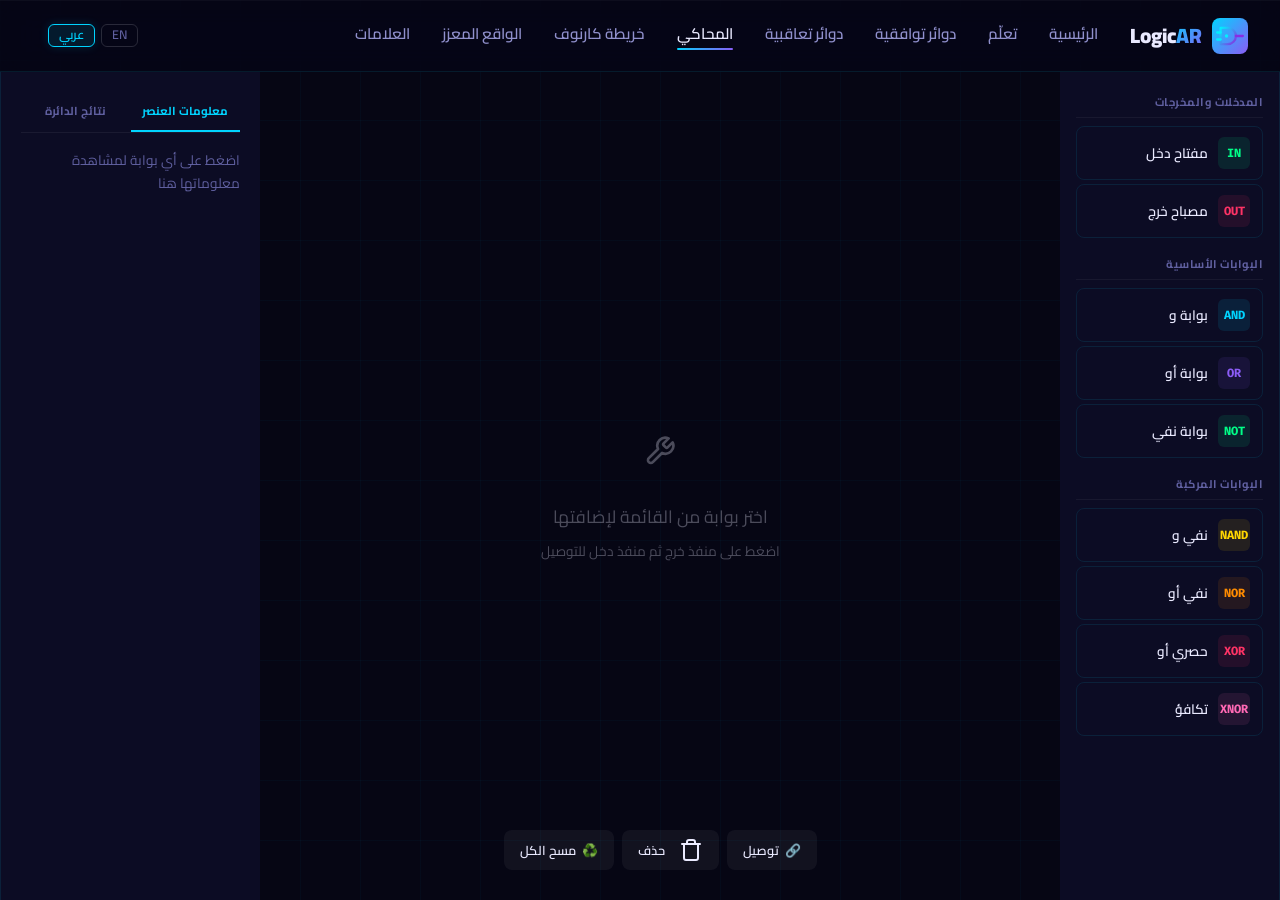
<file: simulator.html>
<!DOCTYPE html>
<html lang="ar" dir="rtl">
  <head>
    <meta charset="UTF-8">
    <meta name="viewport" content="width=device-width, initial-scale=1.0">
    <title data-i18n="page_sim_title">محاكي الدوائر — LogicAR</title>
    <meta name="description"
      content="صمم وجرّب الدوائر الرقمية من خلال سحب وإفلات البوابات المنطقية وتوصيلها">
    <link rel="stylesheet" href="css/style.css">
  </head>
  <body>
    <a href="#simulator" class="skip-link">Skip to content</a>
    <div class="bg-grid"></div>
    <!-- Navbar -->
    <nav class="navbar" id="navbar">
      <div class="navbar__logo">
        <div class="navbar__logo-icon"
          style="display:flex;align-items:center;"><svg width="28" height="28"
            viewBox="0 0 24 24" fill="none" stroke="currentColor"
            stroke-width="2" stroke-linecap="round"
            stroke-linejoin="round"><defs><lineargradient id="logoGrad" x1="0%"
                y1="0%" x2="100%" y2="100%"><stop offset="0%"
                  stop-color="#00f0ff" /><stop offset="100%"
                  stop-color="#8a2be2" /></lineargradient></defs><path
              d="M4 5h6a7 7 0 0 1 7 7v0a7 7 0 0 1-7 7H4V5z"
              stroke="url(#logoGrad)"></path><path d="M1 9h3"
              stroke="#00f0ff"></path><path d="M1 15h3"
              stroke="#00f0ff"></path><path d="M17 12h6"
              stroke="#8a2be2"></path><circle cx="9" cy="12" r="1.5"
              fill="#00f0ff" stroke="none"></circle></svg></div>
        <span>Logic<span class="text-gradient">AR</span></span>
      </div>

      <div class="navbar__links" id="navLinks">
        <a href="index.html" data-i18n="nav_home">الرئيسية</a>
        <a href="learn.html" data-i18n="nav_learn">تعلّم</a>
        <a href="combinational.html" data-i18n="nav_combinational">دوائر
          توافقية</a>
        <a href="sequential.html" data-i18n="nav_sequential">دوائر تعاقبية</a>
        <a href="simulator.html" class="active"
          data-i18n="nav_simulator">المحاكي</a>
        <a href="kmap.html" data-i18n="nav_kmap">خريطة كارنوف</a>
        <a href="ar.html" data-i18n="nav_ar">الواقع المعزز</a>
        <a href="markers.html" data-i18n="nav_markers">العلامات</a>
      </div>
      <div class="navbar__lang">
        <button class="lang-btn" data-lang="en">EN</button>
        <button class="lang-btn" data-lang="ar">عربي</button>
      </div>
      <button class="navbar__toggle" id="navToggle"
        aria-label="القائمة">☰</button>
    </nav>
    <!-- Simulator -->
    <div class="simulator" id="simulator">
      <!-- Toolbar -->
      <div class="sim-toolbar">
        <div class="sim-toolbar__section">
          <div class="sim-toolbar__section-title"
            data-i18n="sim_toolbar_io">المدخلات والمخرجات</div>
          <button class="sim-toolbar__item" data-type="INPUT" draggable="false"
            onclick="addNode('INPUT')">
            <div class="sim-toolbar__item-icon"
              style="background:rgba(0,255,136,0.1); color:var(--accent-green);">IN</div>
            <span data-i18n="sim_btn_input">مفتاح دخل</span>
          </button>
          <button class="sim-toolbar__item" data-type="OUTPUT" draggable="false"
            onclick="addNode('OUTPUT')">
            <div class="sim-toolbar__item-icon"
              style="background:rgba(255,51,102,0.1); color:var(--accent-red);">OUT</div>
            <span data-i18n="sim_btn_output">مصباح خرج</span>
          </button>
        </div>

        <div class="sim-toolbar__section">
          <div class="sim-toolbar__section-title"
            data-i18n="sim_toolbar_basic">البوابات الأساسية</div>
          <button class="sim-toolbar__item" onclick="addNode('AND')">
            <div class="sim-toolbar__item-icon"
              style="background:rgba(0,212,255,0.1); color:var(--accent-cyan);">AND</div>
            <span data-i18n="sim_btn_and">بوابة و</span>
          </button>
          <button class="sim-toolbar__item" onclick="addNode('OR')">
            <div class="sim-toolbar__item-icon"
              style="background:rgba(139,92,246,0.1); color:var(--accent-purple);">OR</div>
            <span data-i18n="sim_btn_or">بوابة أو</span>
          </button>
          <button class="sim-toolbar__item" onclick="addNode('NOT')">
            <div class="sim-toolbar__item-icon"
              style="background:rgba(0,255,136,0.1); color:var(--accent-green);">NOT</div>
            <span data-i18n="sim_btn_not">بوابة نفي</span>
          </button>
        </div>

        <div class="sim-toolbar__section">
          <div class="sim-toolbar__section-title"
            data-i18n="sim_toolbar_complex">البوابات المركبة</div>
          <button class="sim-toolbar__item" onclick="addNode('NAND')">
            <div class="sim-toolbar__item-icon"
              style="background:rgba(255,214,0,0.1); color:var(--accent-yellow);">NAND</div>
            <span data-i18n="sim_btn_nand">نفي و</span>
          </button>
          <button class="sim-toolbar__item" onclick="addNode('NOR')">
            <div class="sim-toolbar__item-icon"
              style="background:rgba(255,140,0,0.1); color:var(--accent-orange);">NOR</div>
            <span data-i18n="sim_btn_nor">نفي أو</span>
          </button>
          <button class="sim-toolbar__item" onclick="addNode('XOR')">
            <div class="sim-toolbar__item-icon"
              style="background:rgba(255,51,102,0.1); color:var(--accent-red);">XOR</div>
            <span data-i18n="sim_btn_xor">حصري أو</span>
          </button>
          <button class="sim-toolbar__item" onclick="addNode('XNOR')">
            <div class="sim-toolbar__item-icon"
              style="background:rgba(255,105,180,0.1); color:#ff69b4;">XNOR</div>
            <span data-i18n="sim_btn_xnor">تكافؤ</span>
          </button>
        </div>
      </div>

      <!-- Canvas Area -->
      <div class="sim-canvas" id="simCanvas">
        <svg class="sim-canvas__svg" id="wiresSvg"></svg>

        <!-- Onboarding hint -->
        <div id="simHint"
          style="position:absolute; inset:0; display:flex; align-items:center; justify-content:center; pointer-events:none;">
          <div style="text-align:center; opacity:0.3;">
            <div style="font-size:3rem; margin-bottom:12px;"><svg width="32"
                height="32" viewBox="0 0 24 24" fill="none"
                stroke="currentColor" stroke-width="2" stroke-linecap="round"
                stroke-linejoin="round" style="color: inherit;"><path
                  d="M14.7 6.3a1 1 0 0 0 0 1.4l1.6 1.6a1 1 0 0 0 1.4 0l3.77-3.77a6 6 0 0 1-7.94 7.94l-6.91 6.91a2.12 2.12 0 0 1-3-3l6.91-6.91a6 6 0 0 1 7.94-7.94l-3.76 3.76z"></path></svg></div>
            <p style="font-size:1.1rem;" data-i18n="sim_hint_title">اختر بوابة
              من القائمة لإضافتها</p>
            <p style="font-size:0.85rem; margin-top:8px;"
              data-i18n="sim_hint_desc">اضغط على منفذ خرج ثم منفذ دخل
              للتوصيل</p>
          </div>
        </div>

        <!-- Controls -->
        <div class="sim-controls">
          <button class="sim-controls__btn" onclick="toggleConnectionMode()"
            id="connectBtn" title="وضع التوصيل">
            🔗 <span data-i18n="sim_btn_connect">توصيل</span>
          </button>
          <button class="sim-controls__btn sim-controls__btn--danger"
            onclick="toggleDeleteMode()" id="deleteBtn" title="وضع الحذف">
            <svg width="24" height="24" viewBox="0 0 24 24" fill="none"
              stroke="currentColor" stroke-width="2" stroke-linecap="round"
              stroke-linejoin="round"
              style="color: inherit; vertical-align: middle; margin-left: 8px;"><polyline
                points="3 6 5 6 21 6"></polyline><path
                d="M19 6v14a2 2 0 0 1-2 2H7a2 2 0 0 1-2-2V6m3 0V4a2 2 0 0 1 2-2h4a2 2 0 0 1 2 2v2"></path></svg>
            <span data-i18n="sim_btn_delete">حذف</span>
          </button>
          <button class="sim-controls__btn sim-controls__btn--danger"
            onclick="clearAll()" title="مسح الكل">
            ♻️ <span data-i18n="sim_btn_clear">مسح الكل</span>
          </button>
        </div>
      </div>

      <!-- Tabbed Panel: Info + Results -->
      <div class="sim-info" id="simInfo">
        <div class="sim-panel__tabs">
          <button class="sim-panel__tab active" onclick="switchTab('info')"
            id="tabBtn-info" data-i18n="sim_tab_info">معلومات العنصر</button>
          <button class="sim-panel__tab" onclick="switchTab('results')"
            id="tabBtn-results" data-i18n="sim_tab_results">نتائج
            الدائرة</button>
        </div>

        <!-- Tab: Element Info -->
        <div class="sim-panel__content active" id="tabContent-info">
          <div id="infoContent">
            <p style="color:var(--text-muted); font-size:0.85rem;"
              data-i18n="sim_info_empty">اضغط على أي بوابة لمشاهدة معلوماتها
              هنا</p>
          </div>
        </div>

        <!-- Tab: Circuit Results -->
        <div class="sim-panel__content" id="tabContent-results">
          <div id="resultsContent">
            <p class="sim-results__empty" data-i18n="sim_results_no_circuit">أضف
              مدخلات ومخرجات وبوابات لبناء دائرة</p>
          </div>
        </div>
      </div>
    </div>

    <div class="sim-tooltip" id="tooltip"></div>

    <script>
    // ===== Circuit Simulator Engine =====

    const GATE_DEFS = {
      AND:  { inputs: 2, color: '#00d4ff', compute: (a,b) => a & b, formula: 'Y = A · B', desc: 'تُخرج 1 فقط عندما يكون كلا المدخلين 1', descEn: 'Outputs 1 only when both inputs are 1' },
      OR:   { inputs: 2, color: '#8b5cf6', compute: (a,b) => a | b, formula: 'Y = A + B', desc: 'تُخرج 1 إذا كان أحد المدخلين أو كلاهما 1', descEn: 'Outputs 1 if either or both inputs are 1' },
      NOT:  { inputs: 1, color: '#00ff88', compute: (a) => a ^ 1, formula: 'Y = Ā', desc: 'تعكس قيمة المدخل', descEn: 'Inverts the input value' },
      NAND: { inputs: 2, color: '#ffd600', compute: (a,b) => (a & b) ^ 1, formula: 'Y = (A·B)̄', desc: 'عكس AND - بوابة عالمية', descEn: 'Inverted AND - Universal gate' },
      NOR:  { inputs: 2, color: '#ff8c00', compute: (a,b) => (a | b) ^ 1, formula: 'Y = (A+B)̄', desc: 'عكس OR - بوابة عالمية', descEn: 'Inverted OR - Universal gate' },
      XOR:  { inputs: 2, color: '#ff3366', compute: (a,b) => a ^ b, formula: 'Y = A ⊕ B', desc: 'تُخرج 1 عندما يختلف المدخلان', descEn: 'Outputs 1 when inputs differ' },
      XNOR: { inputs: 2, color: '#ff69b4', compute: (a,b) => (a ^ b) ^ 1, formula: 'Y = (A⊕B)̄', desc: 'تُخرج 1 عندما يتساوى المدخلان', descEn: 'Outputs 1 when inputs are equal' },
    };

    let nodes = [];  // All nodes (gates, inputs, outputs)
    let wires = [];  // All wire connections
    let nextId = 1;
    let selectedNode = null;
    let connectingFrom = null;  // { nodeId, portType: 'output', portIndex }
    let connectionMode = false;
    let deleteMode = false;
    let dragState = null;

    const simCanvas = document.getElementById('simCanvas');
    const wiresSvg = document.getElementById('wiresSvg');
    const simHint = document.getElementById('simHint');

    // ===== Add Node =====
    function addNode(type) {
      if (deleteMode) toggleDeleteMode();

      const canvasRect = simCanvas.getBoundingClientRect();
      const x = 150 + Math.random() * (canvasRect.width - 400);
      const y = 80 + Math.random() * (canvasRect.height - 250);

      const node = {
        id: nextId++,
        type: type,
        x: x,
        y: y,
        inputValues: [],
        outputValue: type === 'INPUT' ? 0 : 0,
        inputConnections: [],  // [{ fromNodeId, fromPortIndex }] or null per input
      };

      if (type === 'INPUT') {
        // No inputs, one output
      } else if (type === 'OUTPUT') {
        node.inputValues = [0];
        node.inputConnections = [null];
      } else {
        const def = GATE_DEFS[type];
        node.inputValues = new Array(def.inputs).fill(0);
        node.inputConnections = new Array(def.inputs).fill(null);
      }

      nodes.push(node);
      renderNode(node);
      simHint.style.display = 'none';
      simulate();
    }

    // ===== Render a Node =====
    function renderNode(node) {
      const el = document.createElement('div');
      el.id = `node-${node.id}`;
      el.style.left = node.x + 'px';
      el.style.top = node.y + 'px';
      el.dataset.nodeId = node.id;

      if (node.type === 'INPUT') {
        el.className = 'sim-input-node';
        el.innerHTML = `
          <div class="sim-input-node__body">
            <button class="sim-input-switch ${node.outputValue ? 'on' : ''}"
                    onclick="toggleSimInput(${node.id}, event)"></button>
            <span style="font-family:var(--font-mono); font-size:0.8rem; color:var(--text-muted);">IN</span>
            <div class="sim-gate__port" data-node="${node.id}" data-port-type="output" data-port-index="0"
                 style="border-color:var(--accent-green);" onclick="handlePortClick(this, event)"></div>
          </div>`;
      } else if (node.type === 'OUTPUT') {
        el.className = 'sim-output-node';
        el.innerHTML = `
          <div class="sim-output-node__body">
            <div class="sim-gate__port" data-node="${node.id}" data-port-type="input" data-port-index="0"
                 style="border-color:var(--accent-red);" onclick="handlePortClick(this, event)"></div>
            <span style="font-family:var(--font-mono); font-size:0.8rem; color:var(--text-muted);">OUT</span>
            <div class="sim-output-led ${node.outputValue ? 'on' : 'off'}" id="led-${node.id}"></div>
          </div>`;
      } else {
        const def = GATE_DEFS[node.type];
        el.className = 'sim-gate';

        let inputPorts = '';
        for (let i = 0; i < def.inputs; i++) {
          const label = def.inputs === 1 ? 'A' : (i === 0 ? 'A' : 'B');
          inputPorts += `
            <div class="sim-gate__port-row">
              <div class="sim-gate__port ${node.inputValues[i] ? 'active-1' : 'active-0'}"
                   data-node="${node.id}" data-port-type="input" data-port-index="${i}"
                   onclick="handlePortClick(this, event)" id="port-in-${node.id}-${i}"></div>
              <span>${label}</span>
            </div>`;
        }

        el.innerHTML = `
          <div class="sim-gate__type" style="color:${def.color}">${node.type}</div>
          <div class="sim-gate__ports">
            <div class="sim-gate__inputs">${inputPorts}</div>
            <div class="sim-gate__outputs">
              <div class="sim-gate__port-row">
                <span>Y</span>
                <div class="sim-gate__port ${node.outputValue ? 'active-1' : 'active-0'}"
                     data-node="${node.id}" data-port-type="output" data-port-index="0"
                     onclick="handlePortClick(this, event)" id="port-out-${node.id}-0"></div>
              </div>
            </div>
          </div>`;
      }

      // Drag functionality
      el.addEventListener('mousedown', (e) => {
        if (e.target.classList.contains('sim-gate__port') || e.target.classList.contains('sim-input-switch')) return;
        if (deleteMode) {
          removeNode(node.id);
          return;
        }
        startDrag(node.id, e);
      });
      el.addEventListener('touchstart', (e) => {
        if (e.target.classList.contains('sim-gate__port') || e.target.classList.contains('sim-input-switch')) return;
        if (deleteMode) { removeNode(node.id); return; }
        const touch = e.touches[0];
        startDrag(node.id, { clientX: touch.clientX, clientY: touch.clientY });
      }, { passive: true });

      // Select on click
      el.addEventListener('click', (e) => {
        if (!deleteMode && !connectionMode) {
          selectNode(node.id);
        }
      });

      simCanvas.appendChild(el);
    }

    // ===== Drag =====
    function startDrag(nodeId, e) {
      const node = nodes.find(n => n.id === nodeId);
      if (!node) return;
      dragState = {
        nodeId,
        offsetX: e.clientX - node.x,
        offsetY: e.clientY - node.y
      };
      const el = document.getElementById(`node-${nodeId}`);
      if (el) el.style.zIndex = 100;
    }

    document.addEventListener('mousemove', (e) => {
      if (dragState) {
        const node = nodes.find(n => n.id === dragState.nodeId);
        if (!node) return;
        node.x = e.clientX - dragState.offsetX;
        node.y = e.clientY - dragState.offsetY;
        const el = document.getElementById(`node-${node.id}`);
        if (el) {
          el.style.left = node.x + 'px';
          el.style.top = node.y + 'px';
        }
        renderWires();
      }
      if (connectingFrom && connectionMode) {
        renderPreviewWire(e.clientX, e.clientY);
      }
    });

    document.addEventListener('touchmove', (e) => {
      if (dragState) {
        const touch = e.touches[0];
        const node = nodes.find(n => n.id === dragState.nodeId);
        if (!node) return;
        node.x = touch.clientX - dragState.offsetX;
        node.y = touch.clientY - dragState.offsetY;
        const el = document.getElementById(`node-${node.id}`);
        if (el) {
          el.style.left = node.x + 'px';
          el.style.top = node.y + 'px';
        }
        renderWires();
      }
    }, { passive: true });

    document.addEventListener('mouseup', () => {
      if (dragState) {
        const el = document.getElementById(`node-${dragState.nodeId}`);
        if (el) el.style.zIndex = 10;
        dragState = null;
      }
    });
    document.addEventListener('touchend', () => { dragState = null; });

    // ===== Connection Mode =====
    function toggleConnectionMode() {
      connectionMode = !connectionMode;
      if (deleteMode) { deleteMode = false; document.getElementById('deleteBtn').style.background = ''; }
      document.getElementById('connectBtn').style.background = connectionMode ? 'rgba(0,212,255,0.2)' : '';
      document.getElementById('simulator').classList.toggle('connection-mode', connectionMode);
      connectingFrom = null;
      removePreviewWire();
    }

    function toggleDeleteMode() {
      deleteMode = !deleteMode;
      if (connectionMode) { connectionMode = false; document.getElementById('connectBtn').style.background = ''; }
      document.getElementById('deleteBtn').style.background = deleteMode ? 'rgba(255,51,102,0.2)' : '';
      document.getElementById('simulator').classList.toggle('delete-mode', deleteMode);
      connectingFrom = null;
      removePreviewWire();
    }

    // ===== Port Click (Wiring) =====
    function handlePortClick(portEl, e) {
      e.stopPropagation();

      if (deleteMode) {
        // Delete wire connected to this port
        const nodeId = parseInt(portEl.dataset.node);
        const portType = portEl.dataset.portType;
        const portIndex = parseInt(portEl.dataset.portIndex);
        if (portType === 'input') {
          wires = wires.filter(w => !(w.toNodeId === nodeId && w.toPortIndex === portIndex));
          const node = nodes.find(n => n.id === nodeId);
          if (node) node.inputConnections[portIndex] = null;
        } else {
          wires = wires.filter(w => !(w.fromNodeId === nodeId && w.fromPortIndex === portIndex));
          nodes.forEach(n => {
            n.inputConnections.forEach((conn, i) => {
              if (conn && conn.fromNodeId === nodeId && conn.fromPortIndex === portIndex) {
                n.inputConnections[i] = null;
              }
            });
          });
        }
        markCircuitDirty();
        simulate();
        renderWires();
        return;
      }

      if (!connectionMode) {
        // Auto-enable connection mode on port click
        connectionMode = true;
        document.getElementById('connectBtn').style.background = 'rgba(0,212,255,0.2)';
        document.getElementById('simulator').classList.add('connection-mode');
      }

      const nodeId = parseInt(portEl.dataset.node);
      const portType = portEl.dataset.portType;
      const portIndex = parseInt(portEl.dataset.portIndex);

      if (!connectingFrom) {
        // Start connection from output port
        if (portType === 'output') {
          connectingFrom = { nodeId, portIndex };
          portEl.style.boxShadow = '0 0 12px rgba(0,212,255,0.8)';
        } else {
          // Or start from input (reverse connection)
          connectingFrom = { nodeId, portIndex, isInput: true };
          portEl.style.boxShadow = '0 0 12px rgba(0,212,255,0.8)';
        }
      } else {
        // Complete connection
        if (connectingFrom.isInput) {
          // Started from input, so this should be output
          if (portType === 'output') {
            createWire(nodeId, portIndex, connectingFrom.nodeId, connectingFrom.portIndex);
          }
        } else {
          // Started from output, so this should be input
          if (portType === 'input' && nodeId !== connectingFrom.nodeId) {
            createWire(connectingFrom.nodeId, connectingFrom.portIndex, nodeId, portIndex);
          }
        }
        // Reset
        connectingFrom = null;
        removePreviewWire();
        document.querySelectorAll('.sim-gate__port').forEach(p => p.style.boxShadow = '');
        if (connectionMode) {
          connectionMode = false;
          document.getElementById('connectBtn').style.background = '';
          document.getElementById('simulator').classList.remove('connection-mode');
        }
      }
    }

    function createWire(fromNodeId, fromPortIndex, toNodeId, toPortIndex) {
      // Prevent duplicate connections to same input
      const targetNode = nodes.find(n => n.id === toNodeId);
      if (!targetNode) return;

      // Remove existing connection to this input
      wires = wires.filter(w => !(w.toNodeId === toNodeId && w.toPortIndex === toPortIndex));

      // Check for cycles (simple)
      if (wouldCreateCycle(fromNodeId, toNodeId)) {
        const loopMsg = (typeof translations !== 'undefined' && translations[window.currentLang]) ? translations[window.currentLang].sim_err_loop : 'لا يمكن إنشاء دائرة مغلقة!';
        showTooltip(loopMsg, 2000);
        return;
      }

      wires.push({ fromNodeId, fromPortIndex, toNodeId, toPortIndex });
      targetNode.inputConnections[toPortIndex] = { fromNodeId, fromPortIndex };

      markCircuitDirty();
      simulate();
      renderWires();
    }

    function wouldCreateCycle(fromId, toId) {
      if (fromId === toId) return true;
      const visited = new Set();
      const queue = [fromId];
      while (queue.length > 0) {
        const current = queue.shift();
        if (visited.has(current)) continue;
        visited.add(current);
        const currentNode = nodes.find(n => n.id === current);
        if (!currentNode) continue;
        for (const conn of currentNode.inputConnections) {
          if (conn) {
            if (conn.fromNodeId === toId) return true;
            queue.push(conn.fromNodeId);
          }
        }
      }
      return false;
    }

    // ===== Simulation =====
    function simulate() {
      // Topological sort and propagate
      const maxIterations = nodes.length + 1;
      for (let iter = 0; iter < maxIterations; iter++) {
        let changed = false;
        for (const node of nodes) {
          if (node.type === 'INPUT') continue;

          // Read inputs from connections
          for (let i = 0; i < node.inputConnections.length; i++) {
            const conn = node.inputConnections[i];
            if (conn) {
              const srcNode = nodes.find(n => n.id === conn.fromNodeId);
              if (srcNode) {
                const newVal = srcNode.outputValue;
                if (node.inputValues[i] !== newVal) {
                  node.inputValues[i] = newVal;
                  changed = true;
                }
              }
            } else {
              if (node.inputValues[i] !== 0) {
                node.inputValues[i] = 0;
                changed = true;
              }
            }
          }

          // Compute output
          let newOutput;
          if (node.type === 'OUTPUT') {
            newOutput = node.inputValues[0];
          } else {
            const def = GATE_DEFS[node.type];
            if (def.inputs === 1) {
              newOutput = def.compute(node.inputValues[0]);
            } else {
              newOutput = def.compute(node.inputValues[0], node.inputValues[1]);
            }
          }

          if (node.outputValue !== newOutput) {
            node.outputValue = newOutput;
            changed = true;
          }
        }
        if (!changed) break;
      }

      // Update visuals
      updateNodeVisuals();
      renderWires();
      if (activeTab === 'results') updateResultsPanel();
    }

    function updateNodeVisuals() {
      for (const node of nodes) {
        if (node.type === 'OUTPUT') {
          const led = document.getElementById(`led-${node.id}`);
          if (led) led.className = 'sim-output-led ' + (node.outputValue ? 'on' : 'off');
        }

        // Update port visuals
        if (node.type !== 'INPUT' && node.type !== 'OUTPUT') {
          for (let i = 0; i < node.inputValues.length; i++) {
            const portEl = document.getElementById(`port-in-${node.id}-${i}`);
            if (portEl) {
              portEl.className = portEl.className.replace(/active-[01]/g, '').trim();
              portEl.classList.add(node.inputValues[i] ? 'active-1' : 'active-0');
            }
          }
          const outPort = document.getElementById(`port-out-${node.id}-0`);
          if (outPort) {
            outPort.className = outPort.className.replace(/active-[01]/g, '').trim();
            outPort.classList.add(node.outputValue ? 'active-1' : 'active-0');
          }
        }
      }
    }

    // ===== Toggle Input Switch =====
    function toggleSimInput(nodeId, e) {
      e.stopPropagation();
      const node = nodes.find(n => n.id === nodeId);
      if (!node || node.type !== 'INPUT') return;
      node.outputValue = node.outputValue ^ 1;
      const switchEl = e.target;
      switchEl.classList.toggle('on', node.outputValue === 1);
      markCircuitDirty();
      simulate();
    }

    // ===== Render Wires =====
    function renderWires() {
      wiresSvg.innerHTML = '';
      const canvasRect = simCanvas.getBoundingClientRect();

      for (const wire of wires) {
        const fromPos = getPortPosition(wire.fromNodeId, 'output', wire.fromPortIndex, canvasRect);
        const toPos = getPortPosition(wire.toNodeId, 'input', wire.toPortIndex, canvasRect);
        if (!fromPos || !toPos) continue;

        const fromNode = nodes.find(n => n.id === wire.fromNodeId);
        const isActive = fromNode ? fromNode.outputValue : 0;

        const path = document.createElementNS('http://www.w3.org/2000/svg', 'path');
        const dx = Math.abs(toPos.x - fromPos.x) * 0.5;
        path.setAttribute('d', `M${fromPos.x},${fromPos.y} C${fromPos.x + dx},${fromPos.y} ${toPos.x - dx},${toPos.y} ${toPos.x},${toPos.y}`);
        path.classList.add('sim-wire', isActive ? 'active' : 'inactive');
        wiresSvg.appendChild(path);
      }
    }

    function getPortPosition(nodeId, portType, portIndex, canvasRect) {
      const nodeEl = document.getElementById(`node-${nodeId}`);
      if (!nodeEl) return null;
      const ports = nodeEl.querySelectorAll(`[data-port-type="${portType}"][data-port-index="${portIndex}"]`);
      if (ports.length === 0) return null;
      const portRect = ports[0].getBoundingClientRect();
      return {
        x: portRect.left + portRect.width / 2 - canvasRect.left,
        y: portRect.top + portRect.height / 2 - canvasRect.top
      };
    }

    function renderPreviewWire(mouseX, mouseY) {
      removePreviewWire();
      if (!connectingFrom) return;
      const canvasRect = simCanvas.getBoundingClientRect();
      let fromPos;
      if (connectingFrom.isInput) {
        fromPos = getPortPosition(connectingFrom.nodeId, 'input', connectingFrom.portIndex, canvasRect);
      } else {
        fromPos = getPortPosition(connectingFrom.nodeId, 'output', connectingFrom.portIndex, canvasRect);
      }
      if (!fromPos) return;
      const toX = mouseX - canvasRect.left;
      const toY = mouseY - canvasRect.top;
      const dx = Math.abs(toX - fromPos.x) * 0.5;
      const path = document.createElementNS('http://www.w3.org/2000/svg', 'path');
      path.setAttribute('d', `M${fromPos.x},${fromPos.y} C${fromPos.x + dx},${fromPos.y} ${toX - dx},${toY} ${toX},${toY}`);
      path.classList.add('sim-wire-preview');
      path.id = 'previewWire';
      wiresSvg.appendChild(path);
    }

    function removePreviewWire() {
      const pw = document.getElementById('previewWire');
      if (pw) pw.remove();
    }

    // ===== Remove Node =====
    function removeNode(nodeId) {
      // Remove all wires connected to this node
      wires = wires.filter(w => w.fromNodeId !== nodeId && w.toNodeId !== nodeId);
      // Clean up input connections on other nodes
      nodes.forEach(n => {
        n.inputConnections = n.inputConnections.map(conn => {
          if (conn && conn.fromNodeId === nodeId) return null;
          return conn;
        });
      });
      nodes = nodes.filter(n => n.id !== nodeId);
      const el = document.getElementById(`node-${nodeId}`);
      if (el) el.remove();
      markCircuitDirty();
      simulate();
      if (nodes.length === 0) simHint.style.display = 'flex';
    }

    // ===== Clear All =====
    function clearAll() {
      nodes = [];
      wires = [];
      connectingFrom = null;
      wiresSvg.innerHTML = '';
      simCanvas.querySelectorAll('.sim-gate, .sim-input-node, .sim-output-node').forEach(el => el.remove());
      simHint.style.display = 'flex';
      const emptyMsg = (typeof translations !== 'undefined' && translations[window.currentLang]) ? translations[window.currentLang].sim_info_empty : 'اضغط على أي بوابة لمشاهدة معلوماتها هنا';
      document.getElementById('infoContent').innerHTML = `<p style="color:var(--text-muted); font-size:0.85rem;" data-i18n="sim_info_empty">${emptyMsg}</p>`;
      markCircuitDirty();
      updateResultsPanel();
    }

    // ===== Select Node =====
    function selectNode(nodeId) {
      selectedNode = nodeId;
      // Highlight
      simCanvas.querySelectorAll('.sim-gate').forEach(el => el.classList.remove('selected'));
      const el = document.getElementById(`node-${nodeId}`);
      if (el) el.classList.add('selected');

      const node = nodes.find(n => n.id === nodeId);
      if (!node) return;

      const infoContent = document.getElementById('infoContent');
      const lang = window.currentLang || document.documentElement.lang || 'ar';
      const t = (typeof translations !== 'undefined' && translations[lang]) ? translations[lang] : (translations ? translations['ar'] : null);

      if (!t) return;

      if (node.type === 'INPUT') {
        infoContent.innerHTML = `
          <div class="sim-info__gate-name" style="color:var(--accent-green);">INPUT</div>
          <p class="sim-info__desc">${t.sim_info_in_desc}</p>
          <div class="sim-info__current-val">
            <span style="font-family:var(--font-mono); color:var(--accent-cyan);">${t.sim_info_curr_val}</span>
            <span style="font-family:var(--font-mono); font-size:1.4rem; font-weight:700; color:${node.outputValue ? 'var(--accent-green)' : 'var(--accent-red)'}; margin-inline-start:8px;">${node.outputValue}</span>
          </div>`;
      } else if (node.type === 'OUTPUT') {
        infoContent.innerHTML = `
          <div class="sim-info__gate-name" style="color:var(--accent-red);">OUTPUT</div>
          <p class="sim-info__desc">${t.sim_info_out_desc}</p>
          <div class="sim-info__current-val">
            <span style="font-family:var(--font-mono); color:var(--accent-cyan);">${t.sim_info_curr_val}</span>
            <span style="font-family:var(--font-mono); font-size:1.4rem; font-weight:700; color:${node.outputValue ? 'var(--accent-green)' : 'var(--accent-red)'}; margin-inline-start:8px;">${node.outputValue}</span>
          </div>`;
      } else {
        const def = GATE_DEFS[node.type];
        const ttTitle = typeof translations !== 'undefined' && translations[lang] ? translations[lang].truth_table_title : 'جدول الحقيقة';

        let truthTableHTML = `<h4 class="gate-card__section-label" style="margin-top:16px;">${ttTitle}</h4>`;
        truthTableHTML += '<table class="truth-table" style="margin-top:8px;">';

        const inputs = node.inputValues;

        if (def.inputs === 1) {
          truthTableHTML += '<thead><tr><th>A</th><th>Y</th></tr></thead><tbody>';
          [0, 1].forEach(a => {
            const y = def.compute(a);
            const isActive = (inputs[0] === a);
            truthTableHTML += `<tr class="${isActive ? 'truth-table__row--active' : ''}"><td class="val-${a}">${a}</td><td class="val-${y}">${y}</td></tr>`;
          });
        } else {
          truthTableHTML += '<thead><tr><th>A</th><th>B</th><th>Y</th></tr></thead><tbody>';
          [[0,0],[0,1],[1,0],[1,1]].forEach(([a,b]) => {
            const y = def.compute(a,b);
            const isActive = (inputs[0] === a && inputs[1] === b);
            truthTableHTML += `<tr class="${isActive ? 'truth-table__row--active' : ''}"><td class="val-${a}">${a}</td><td class="val-${b}">${b}</td><td class="val-${y}">${y}</td></tr>`;
          });
        }
        truthTableHTML += '</tbody></table>';

        const descStr = lang === 'en' ? def.descEn : def.desc;

        infoContent.innerHTML = `
          <div class="sim-info__gate-name" style="color:${def.color};">${node.type}</div>
          <p class="sim-info__desc">${descStr}</p>
          <div class="gate-card__formula" style="margin-bottom:12px;">${def.formula}</div>
          <p style="font-family:var(--font-mono); font-size:0.85rem; color:var(--text-secondary); margin-bottom:4px;">
            ${t.sim_info_inputs} ${node.inputValues.join(', ')}
          </p>
          <p style="font-family:var(--font-mono); font-size:0.85rem; color:var(--text-secondary);">
            ${t.sim_info_output} <span style="color:${node.outputValue ? 'var(--accent-green)' : 'var(--accent-red)'}; font-weight:700;">${node.outputValue}</span>
          </p>
          ${truthTableHTML}`;
      }
    }

    // ===== Tooltip =====
    function showTooltip(text, duration = 2000) {
      const tooltip = document.getElementById('tooltip');
      tooltip.textContent = text;
      tooltip.style.display = 'block';
      tooltip.style.left = '50%';
      tooltip.style.top = '50%';
      tooltip.style.transform = 'translate(-50%, -50%)';
      setTimeout(() => { tooltip.style.display = 'none'; }, duration);
    }

    // ===== Cancel connection on Escape =====
    document.addEventListener('keydown', (e) => {
      if (e.key === 'Escape') {
        connectingFrom = null;
        removePreviewWire();
        document.querySelectorAll('.sim-gate__port').forEach(p => p.style.boxShadow = '');
        if (connectionMode) toggleConnectionMode();
        if (deleteMode) toggleDeleteMode();
      }
    });

    // Nav toggle
    document.getElementById('navToggle').addEventListener('click', () => {
      document.getElementById('navLinks').classList.toggle('open');
    });
    document.getElementById('navLinks').querySelectorAll('a').forEach(link => {
      link.addEventListener('click', () => document.getElementById('navLinks').classList.remove('open'));
    });
    // Re-render selected node when language changes
    document.documentElement.addEventListener('languageChanged', () => {
      if (selectedNode) selectNode(selectedNode);
      updateResultsPanel();
    });

    // ===== Tab Switching =====
    let activeTab = 'info';

    function switchTab(tabId) {
      activeTab = tabId;
      document.querySelectorAll('.sim-panel__tab').forEach(btn => btn.classList.remove('active'));
      document.querySelectorAll('.sim-panel__content').forEach(c => c.classList.remove('active'));
      document.getElementById(`tabBtn-${tabId}`).classList.add('active');
      document.getElementById(`tabContent-${tabId}`).classList.add('active');
      if (tabId === 'results') updateResultsPanel();
    }

    // ===== Circuit Results: dirty flag =====
    let circuitDirty = true;

    function markCircuitDirty() {
      circuitDirty = true;
    }

    // ===== Circuit Results: Live Summary + Truth Table + Expression =====
    function getInputLabels() {
      return nodes.filter(n => n.type === 'INPUT').sort((a, b) => a.id - b.id);
    }

    function getOutputNodes() {
      return nodes.filter(n => n.type === 'OUTPUT').sort((a, b) => a.id - b.id);
    }

    function t(key) {
      const lang = window.currentLang || document.documentElement.lang || 'ar';
      return (typeof translations !== 'undefined' && translations[lang] && translations[lang][key])
        ? translations[lang][key] : key;
    }

    function updateResultsPanel() {
      const container = document.getElementById('resultsContent');
      if (!container) return;

      const inputNodes = getInputLabels();
      const outputNodes = getOutputNodes();

      if (inputNodes.length === 0 && outputNodes.length === 0) {
        container.innerHTML = `<p class="sim-results__empty">${t('sim_results_no_circuit')}</p>`;
        return;
      }

      let html = '';

      // Live Summary
      html += `<div class="sim-results__section">`;
      html += `<div class="sim-results__section-title">${t('sim_results_summary')}</div>`;

      if (inputNodes.length > 0) {
        html += `<div style="font-size:0.7rem; color:var(--text-muted); margin-bottom:4px; font-weight:600;">${t('sim_results_inputs')}</div>`;
        inputNodes.forEach((n, i) => {
          const label = String.fromCharCode(65 + i);
          const val = n.outputValue;
          html += `<div class="sim-results__row">
            <span class="sim-results__row-label">${label} (IN${i + 1})</span>
            <span class="sim-results__row-value ${val ? 'on' : 'off'}">${val}</span>
          </div>`;
        });
      }

      if (outputNodes.length > 0) {
        html += `<div style="font-size:0.7rem; color:var(--text-muted); margin-top:8px; margin-bottom:4px; font-weight:600;">${t('sim_results_outputs')}</div>`;
        outputNodes.forEach((n, i) => {
          const hasConnection = n.inputConnections[0] !== null;
          const val = n.inputValues[0];
          const outLabel = 'Y' + (outputNodes.length > 1 ? (i + 1) : '');
          html += `<div class="sim-results__row">
            <span class="sim-results__row-label">${outLabel} (OUT${i + 1})</span>
            <span class="sim-results__row-value ${hasConnection ? (val ? 'on' : 'off') : 'disconnected'}">${hasConnection ? val : t('sim_results_disconnected')}</span>
          </div>`;
        });
      }

      html += `</div>`;

      // Truth Table (only if there are inputs and outputs with connections)
      if (inputNodes.length > 0 && outputNodes.length > 0) {
        const hasConnectedOutput = outputNodes.some(n => n.inputConnections[0] !== null);
        if (hasConnectedOutput) {
          html += `<div class="sim-results__section">`;
          html += `<div class="sim-results__section-title">${t('sim_results_truth_table')}</div>`;
          html += generateCircuitTruthTable(inputNodes, outputNodes);
          html += `</div>`;
        }
      }

      // Boolean Expression
      if (outputNodes.length > 0 && inputNodes.length > 0) {
        const exprHtml = extractBooleanExpressions(inputNodes, outputNodes);
        if (exprHtml) {
          html += `<div class="sim-results__section">`;
          html += `<div class="sim-results__section-title">${t('sim_results_expression')}</div>`;
          html += exprHtml;
          html += `</div>`;
        }
      }

      container.innerHTML = html;
    }

    function generateCircuitTruthTable(inputNodes, outputNodes) {
      const n = inputNodes.length;
      if (n > 6) return `<p style="color:var(--text-muted); font-size:0.78rem;">${n} inputs (2^${n} rows)</p>`;

      const originalValues = inputNodes.map(inp => inp.outputValue);

      const rows = [];
      const total = 1 << n;
      for (let mask = 0; mask < total; mask++) {
        for (let i = 0; i < n; i++) {
          inputNodes[i].outputValue = (mask >> (n - 1 - i)) & 1;
        }
        simulateQuiet();
        const outputVals = outputNodes.map(o => {
          const conn = o.inputConnections[0];
          if (!conn) return null;
          return o.inputValues[0];
        });
        rows.push({ inputs: inputNodes.map(inp => inp.outputValue), outputs: outputVals });
      }

      for (let i = 0; i < n; i++) {
        inputNodes[i].outputValue = originalValues[i];
      }
      simulateQuiet();

      const currentInputs = originalValues;
      let html = '<div class="sim-results__table-wrap"><table><thead><tr>';
      inputNodes.forEach((_, i) => {
        html += `<th>${String.fromCharCode(65 + i)}</th>`;
      });
      outputNodes.forEach((_, i) => {
        html += `<th style="color:var(--accent-green);">Y${outputNodes.length > 1 ? (i + 1) : ''}</th>`;
      });
      html += '</tr></thead><tbody>';

      rows.forEach(row => {
        const isCurrentRow = row.inputs.every((v, i) => v === currentInputs[i]);
        html += `<tr class="${isCurrentRow ? 'row-active' : ''}">`;
        row.inputs.forEach(v => {
          html += `<td class="val-${v}">${v}</td>`;
        });
        row.outputs.forEach(v => {
          if (v === null) {
            html += `<td style="color:var(--text-muted);">-</td>`;
          } else {
            html += `<td class="val-${v}">${v}</td>`;
          }
        });
        html += '</tr>';
      });

      html += '</tbody></table></div>';
      return html;
    }

    function simulateQuiet() {
      const maxIterations = nodes.length + 1;
      for (let iter = 0; iter < maxIterations; iter++) {
        let changed = false;
        for (const node of nodes) {
          if (node.type === 'INPUT') continue;
          for (let i = 0; i < node.inputConnections.length; i++) {
            const conn = node.inputConnections[i];
            if (conn) {
              const srcNode = nodes.find(n => n.id === conn.fromNodeId);
              if (srcNode) {
                const newVal = srcNode.outputValue;
                if (node.inputValues[i] !== newVal) {
                  node.inputValues[i] = newVal;
                  changed = true;
                }
              }
            } else {
              if (node.inputValues[i] !== 0) {
                node.inputValues[i] = 0;
                changed = true;
              }
            }
          }
          let newOutput;
          if (node.type === 'OUTPUT') {
            newOutput = node.inputValues[0];
          } else {
            const def = GATE_DEFS[node.type];
            if (!def) continue;
            newOutput = def.inputs === 1
              ? def.compute(node.inputValues[0])
              : def.compute(node.inputValues[0], node.inputValues[1]);
          }
          if (node.outputValue !== newOutput) {
            node.outputValue = newOutput;
            changed = true;
          }
        }
        if (!changed) break;
      }
    }

    function extractBooleanExpressions(inputNodes, outputNodes) {
      const labelMap = {};
      inputNodes.forEach((n, i) => { labelMap[n.id] = String.fromCharCode(65 + i); });

      const expressions = [];
      outputNodes.forEach((outNode, idx) => {
        const conn = outNode.inputConnections[0];
        if (!conn) return;
        const expr = buildExpr(conn.fromNodeId, conn.fromPortIndex, labelMap);
        const outLabel = 'Y' + (outputNodes.length > 1 ? (idx + 1) : '');
        if (expr) expressions.push(`<div class="sim-results__expression">${outLabel} = ${expr}</div>`);
      });

      return expressions.join('');
    }

    function buildExpr(nodeId, portIndex, labelMap) {
      const node = nodes.find(n => n.id === nodeId);
      if (!node) return '?';
      if (node.type === 'INPUT') return labelMap[nodeId] || `IN${nodeId}`;
      const def = GATE_DEFS[node.type];
      if (!def) return '?';

      const inputExprs = [];
      for (let i = 0; i < node.inputConnections.length; i++) {
        const conn = node.inputConnections[i];
        if (conn) {
          inputExprs.push(buildExpr(conn.fromNodeId, conn.fromPortIndex, labelMap));
        } else {
          inputExprs.push('0');
        }
      }

      switch (node.type) {
        case 'AND':  return `(${inputExprs[0]} · ${inputExprs[1]})`;
        case 'OR':   return `(${inputExprs[0]} + ${inputExprs[1]})`;
        case 'NOT':  return `¬${inputExprs[0]}`;
        case 'NAND': return `¬(${inputExprs[0]} · ${inputExprs[1]})`;
        case 'NOR':  return `¬(${inputExprs[0]} + ${inputExprs[1]})`;
        case 'XOR':  return `(${inputExprs[0]} ⊕ ${inputExprs[1]})`;
        case 'XNOR': return `¬(${inputExprs[0]} ⊕ ${inputExprs[1]})`;
        default:     return node.type;
      }
    }
  </script>
    <script src="js/i18n.js"></script>
  </body>
</html>
</file>
<file: css/style.css>
/* ========================================
   SECTION: GLOBAL STYLES & RESET
   ======================================== */

@import url("https://fonts.googleapis.com/css2?family=Cairo:wght@400;600;700;900&family=Fira+Code:wght@400;500&display=swap");

/* ===== Design Tokens ===== */
:root {
  --bg-primary: #060614;
  --bg-secondary: #0c0c24;
  --bg-surface: #141438;
  --bg-card: rgba(20, 20, 56, 0.65);
  --bg-card-hover: rgba(30, 30, 80, 0.8);
  --text-primary: #eaeaff;
  --text-secondary: #9090cc;
  --text-muted: #6060a0;
  --accent-cyan: #00d4ff;
  --accent-purple: #8b5cf6;
  --accent-green: #00ff88;
  --accent-red: #ff3366;
  --accent-yellow: #ffd600;
  --accent-orange: #ff8c00;
  --gradient-primary: linear-gradient(135deg, #00d4ff 0%, #8b5cf6 100%);
  --gradient-hero: linear-gradient(160deg,
      #060614 0%,
      #0c0c24 40%,
      #1a0a30 100%);
  --gradient-card: linear-gradient(145deg,
      rgba(0, 212, 255, 0.06) 0%,
      rgba(139, 92, 246, 0.06) 100%);
  --shadow-glow-sm: 0 0 15px rgba(0, 212, 255, 0.12);
  --shadow-glow-md: 0 0 30px rgba(0, 212, 255, 0.18);
  --shadow-glow-lg: 0 4px 60px rgba(0, 212, 255, 0.22);
  --shadow-card: 0 8px 32px rgba(0, 0, 0, 0.4);
  --shadow-card-hover: 0 16px 48px rgba(0, 0, 0, 0.5), 0 0 30px rgba(0, 212, 255, 0.1);
  --border-subtle: 1px solid rgba(0, 212, 255, 0.1);
  --border-glow: 1px solid rgba(0, 212, 255, 0.25);
  --border-card-inner: 1px solid rgba(255, 255, 255, 0.05);
  --radius-sm: 8px;
  --radius-md: 14px;
  --radius-lg: 20px;
  --radius-xl: 28px;
  --radius-pill: 50px;
  --transition-fast: all 0.2s cubic-bezier(0.4, 0, 0.2, 1);
  --transition-med: all 0.35s cubic-bezier(0.4, 0, 0.2, 1);
  --transition-slow: all 0.5s cubic-bezier(0.4, 0, 0.2, 1);
  --transition-spring: all 0.4s cubic-bezier(0.34, 1.56, 0.64, 1);
  --font-mono: "Fira Code", monospace;
  --z-bg: 0;
  --z-content: 1;
  --z-sticky: 10;
  --z-nav: 100;
  --z-overlay: 500;
  --z-modal: 900;
  --z-tooltip: 999;
  --focus-ring: 0 0 0 2px var(--bg-primary), 0 0 0 4px var(--accent-cyan);
}

/* ===== Skip Link ===== */
.skip-link {
  position: fixed;
  top: -100%;
  inset-inline-start: 50%;
  transform: translateX(-50%);
  z-index: var(--z-tooltip);
  padding: 12px 24px;
  background: var(--accent-cyan);
  color: var(--bg-primary);
  font-weight: 700;
  border-radius: 0 0 var(--radius-sm) var(--radius-sm);
  text-decoration: none;
  transition: top 0.2s ease;
}

.skip-link:focus {
  top: 0;
  color: var(--bg-primary);
}

/* ===== Reset & Base ===== */
*,
*::before,
*::after {
  margin: 0;
  padding: 0;
  box-sizing: border-box;
}

html {
  scroll-behavior: smooth;
}

body {
  font-family: "Cairo", sans-serif;
  background: var(--bg-primary);
  color: var(--text-primary);
  min-height: 100vh;
  overflow-x: hidden;
  line-height: 1.7;
  -webkit-font-smoothing: antialiased;
}

a {
  color: var(--accent-cyan);
  text-decoration: none;
  transition: var(--transition-fast);
}

a:hover {
  color: #fff;
}

img {
  max-width: 100%;
  display: block;
}

ul {
  list-style: none;
}

/* ===== Focus States ===== */
:focus-visible {
  outline: none;
  box-shadow: var(--focus-ring);
}

button:focus-visible,
a:focus-visible,
.btn:focus-visible,
.sim-toolbar__item:focus-visible,
.sim-controls__btn:focus-visible,
.sim-gate__port:focus-visible,
.gate-demo__switch:focus-visible,
.kmap-cell-btn:focus-visible,
.tt-btn:focus-visible,
.vars-btn:focus-visible,
.marker-selector__item:focus-visible,
.lang-btn:focus-visible {
  outline: none;
  box-shadow: var(--focus-ring);
  border-radius: var(--radius-sm);
}

/* ========================================
   SECTION: ANIMATED BACKGROUND
   ======================================== */

/* ===== Animated Background ===== */
.bg-grid {
  position: fixed;
  inset: 0;
  z-index: 0;
  pointer-events: none;
  background-image:
    linear-gradient(rgba(0, 212, 255, 0.03) 1px, transparent 1px),
    linear-gradient(90deg, rgba(0, 212, 255, 0.03) 1px, transparent 1px);
  background-size: 60px 60px;
}

.bg-glow {
  position: fixed;
  width: 600px;
  height: 600px;
  border-radius: 50%;
  filter: blur(150px);
  opacity: 0.12;
  pointer-events: none;
  z-index: 0;
}

.bg-glow--cyan {
  background: var(--accent-cyan);
  top: -200px;
  inset-inline-end: -100px;
}

.bg-glow--purple {
  background: var(--accent-purple);
  bottom: -200px;
  inset-inline-start: -100px;
}

/* ===== Grain Overlay ===== */
.bg-grain {
  position: fixed;
  inset: 0;
  z-index: 1;
  pointer-events: none;
  opacity: 0.035;
  background-image: url("data:image/svg+xml,%3Csvg viewBox='0 0 256 256' xmlns='http://www.w3.org/2000/svg'%3E%3Cfilter id='noise'%3E%3CfeTurbulence type='fractalNoise' baseFrequency='0.9' numOctaves='4' stitchTiles='stitch'/%3E%3C/filter%3E%3Crect width='100%25' height='100%25' filter='url(%23noise)'/%3E%3C/svg%3E");
  background-repeat: repeat;
  background-size: 180px 180px;
}

/* ========================================
   SECTION: NAVIGATION BAR (ALL PAGES)
   ======================================== */

/* ===== Navbar ===== */
.navbar {
  position: fixed;
  top: 0;
  inset-inline-start: 0;
  inset-inline-end: 0;
  z-index: var(--z-nav);
  padding: 0 2rem;
  height: 72px;
  display: flex;
  align-items: center;
  justify-content: flex-start;
  gap: 2rem;
  background: rgba(6, 6, 20, 0.75);
  backdrop-filter: blur(24px) saturate(1.8);
  -webkit-backdrop-filter: blur(24px) saturate(1.8);
  border-bottom: var(--border-subtle);
  box-shadow: inset 0 1px 0 rgba(255, 255, 255, 0.03);
  transition: background 0.3s ease;
}

.navbar__logo {
  display: flex;
  align-items: center;
  gap: 10px;
  font-weight: 900;
  font-size: 1.3rem;
}

.navbar__logo-icon {
  width: 36px;
  height: 36px;
  background: var(--gradient-primary);
  border-radius: var(--radius-sm);
  display: flex;
  align-items: center;
  justify-content: center;
  font-size: 1.1rem;
}

.navbar__links {
  display: flex;
  align-items: center;
  gap: 2rem;
}

.navbar__links a {
  color: var(--text-secondary);
  font-weight: 600;
  font-size: 0.95rem;
  position: relative;
  padding-bottom: 4px;
}

.navbar__links a::after {
  content: "";
  position: absolute;
  bottom: 0;
  inset-inline-end: 0;
  width: 0;
  height: 2px;
  background: var(--gradient-primary);
  transition: var(--transition-fast);
  border-radius: 2px;
}

.navbar__links a:hover::after,
.navbar__links a.active::after {
  width: 100%;
}

.navbar__links a:hover,
.navbar__links a.active {
  color: var(--text-primary);
}

/* Mobile menu */
.navbar__toggle {
  display: none;
  background: none;
  border: none;
  color: var(--text-primary);
  font-size: 1.5rem;
  cursor: pointer;
}

@media (max-width: 768px) {
  .navbar__toggle {
    display: block;
  }

  .navbar__links {
    position: fixed;
    top: 72px;
    inset-inline-end: -100%;
    width: 280px;
    height: calc(100vh - 72px);
    background: rgba(6, 6, 20, 0.98);
    backdrop-filter: blur(20px);
    flex-direction: column;
    padding: 2rem;
    gap: 1.5rem;
    transition: var(--transition-med);
    border-inline-start: var(--border-subtle);
  }

  .navbar__links.open {
    inset-inline-end: 0;
  }
}

/* ===== Language Switcher ===== */
.navbar__lang {
  display: flex;
  gap: 6px;
  margin-inline-start: auto;
  margin-inline-end: 16px;
}

.lang-btn {
  background: none;
  border: 1px solid rgba(255, 255, 255, 0.15);
  color: var(--text-muted);
  border-radius: 6px;
  padding: 4px 10px;
  cursor: pointer;
  font-size: 0.78rem;
  font-weight: 600;
  font-family: "Cairo", sans-serif;
  transition: var(--transition-fast);
  line-height: 1;
}

.lang-btn:hover {
  border-color: rgba(0, 212, 255, 0.4);
  color: var(--text-primary);
  background: rgba(0, 212, 255, 0.06);
}

.lang-btn.active {
  border-color: var(--accent-cyan);
  color: var(--accent-cyan);
  background: rgba(0, 212, 255, 0.1);
  box-shadow: 0 0 10px rgba(0, 212, 255, 0.15);
}

/* ========================================
   SECTION: BUTTONS (ALL PAGES)
   ======================================== */

/* ===== Buttons ===== */
.btn {
  display: inline-flex;
  align-items: center;
  gap: 8px;
  padding: 14px 32px;
  border: none;
  border-radius: var(--radius-md);
  font-family: "Cairo", sans-serif;
  font-weight: 700;
  font-size: 1rem;
  cursor: pointer;
  transition: transform 0.15s cubic-bezier(0.34, 1.56, 0.64, 1), box-shadow 0.25s ease, background 0.2s ease, border-color 0.2s ease;
  position: relative;
  overflow: hidden;
}
.btn-close{
  
}
.btn::before {
  content: "";
  position: absolute;
  inset: 0;
  opacity: 0;
  transition: opacity 0.2s ease;
}

.btn:hover::before {
  opacity: 1;
}

.btn:active {
  transform: scale(0.97);
}

.btn--primary {
  background: var(--gradient-primary);
  color: #fff;
  box-shadow: 0 4px 25px rgba(0, 212, 255, 0.3);
}

.btn--primary:hover {
  transform: translateY(-3px);
  box-shadow: 0 8px 40px rgba(0, 212, 255, 0.45);
}

.btn--primary:active {
  transform: translateY(-1px) scale(0.98);
}

.btn--primary::before {
  background: linear-gradient(135deg, rgba(255, 255, 255, 0.15), transparent);
}

.btn--outline {
  background: transparent;
  color: var(--accent-cyan);
  border: 2px solid rgba(0, 212, 255, 0.35);
}

.btn--outline:hover {
  background: rgba(0, 212, 255, 0.08);
  border-color: var(--accent-cyan);
  transform: translateY(-3px);
  box-shadow: 0 4px 20px rgba(0, 212, 255, 0.15);
}

.btn--outline:active {
  transform: translateY(-1px) scale(0.98);
}

.btn--ghost {
  background: rgba(255, 255, 255, 0.05);
  color: var(--text-primary);
  border: var(--border-subtle);
}

.btn--ghost:hover {
  background: rgba(255, 255, 255, 0.1);
  transform: translateY(-2px);
}

.btn--sm {
  padding: 8px 18px;
  font-size: 0.85rem;
}

.btn--lg {
  padding: 18px 42px;
  font-size: 1.1rem;
}

/* ========================================
   SECTION: HOME PAGE
   ======================================== */

/* ===== Hero Section ===== */
.hero {
  min-height: 100dvh;
  display: flex;
  align-items: center;
  justify-content: center;
  text-align: center;
  padding: 120px 2rem 80px;
  position: relative;
  background: var(--gradient-hero);
}

.hero__content {
  position: relative;
  z-index: 1;
  max-width: 800px;
}

.hero__badge {
  display: inline-flex;
  align-items: center;
  gap: 8px;
  padding: 8px 20px;
  background: rgba(0, 212, 255, 0.08);
  border: 1px solid rgba(0, 212, 255, 0.2);
  border-radius: 50px;
  color: var(--accent-cyan);
  font-size: 0.85rem;
  font-weight: 600;
  margin-bottom: 24px;
  animation: fadeInUp 0.6s ease;
}

.hero__badge .pulse {
  width: 8px;
  height: 8px;
  background: var(--accent-green);
  border-radius: 50%;
  animation: pulse 2s infinite;
}

.hero__title {
  font-size: clamp(2.2rem, 5vw, 3.8rem);
  font-weight: 900;
  line-height: 1.2;
  margin-bottom: 20px;
  animation: fadeInUp 0.6s 0.1s ease both;
}

.hero__title span {
  background: var(--gradient-primary);
  -webkit-background-clip: text;
  -webkit-text-fill-color: transparent;
  background-clip: text;
}

.hero__subtitle {
  font-size: 1.15rem;
  color: var(--text-secondary);
  max-width: 600px;
  margin: 0 auto 36px;
  animation: fadeInUp 0.6s 0.2s ease both;
}

.hero__actions {
  display: flex;
  gap: 16px;
  justify-content: center;
  flex-wrap: wrap;
  animation: fadeInUp 0.6s 0.3s ease both;
}

.hero__circuit {
  position: absolute;
  width: 100%;
  height: 100%;
  top: 0;
  inset-inline-start: 0;
  pointer-events: none;
  overflow: hidden;
}

.hero__circuit svg {
  position: absolute;
  opacity: 0.06;
}

.hero__circuit svg path {
  stroke-dasharray: 800;
  stroke-dashoffset: 800;
  animation: circuitPulse 4s ease-in-out infinite alternate;
}

.hero__circuit svg circle {
  opacity: 0;
  animation: fadeIn 0.6s 2s ease forwards;
}

.hero__circuit svg:nth-child(2) path {
  animation-delay: 1s;
}

/* ===== General Section Components ===== */
.section {
  padding: 2rem;
  position: relative;
  z-index: var(--z-content);
}

.section__header {
  text-align: center;
  margin-bottom: 60px;
}

.section__tag {
  display: inline-block;
  padding: 6px 16px;
  background: rgba(139, 92, 246, 0.1);
  border: 1px solid rgba(139, 92, 246, 0.2);
  border-radius: var(--radius-pill);
  color: var(--accent-purple);
  font-size: 0.8rem;
  font-weight: 700;
  letter-spacing: 1px;
  margin-bottom: 16px;
}

.section__title {
  font-size: clamp(1.8rem, 4vw, 2.8rem);
  font-weight: 900;
  margin-bottom: 12px;
}

.section__desc {
  color: var(--text-secondary);
  font-size: 1.05rem;
  max-width: 560px;
  margin: 0 auto;
}

/* ===== Home: Feature Cards ===== */
.features-grid {
  display: grid;
  grid-template-columns: repeat(auto-fit, minmax(280px, 1fr));
  gap: 24px;
  max-width: 1200px;
  margin: 0 auto;
}

.feature-card {
  background: var(--bg-card);
  border: var(--border-subtle);
  border-radius: var(--radius-lg);
  padding: 36px 28px;
  transition: transform 0.25s cubic-bezier(0.34, 1.56, 0.64, 1), box-shadow 0.3s ease, border-color 0.3s ease, background 0.3s ease;
  position: relative;
  overflow: hidden;
  box-shadow: inset 0 1px 0 rgba(255, 255, 255, 0.04), var(--shadow-card);
}

.feature-card,
.feature-card:link,
.feature-card:visited {
  text-decoration: none;
  color: inherit;
}

.feature-card::before {
  content: "";
  position: absolute;
  top: 0;
  inset-inline-start: 0;
  inset-inline-end: 0;
  height: 3px;
  background: var(--gradient-primary);
  opacity: 0;
  transition: opacity 0.3s ease;
}

.feature-card::after {
  content: "";
  position: absolute;
  inset: 0;
  border-radius: inherit;
  opacity: 0;
  background: radial-gradient(350px circle at var(--mouse-x, 50%) var(--mouse-y, 50%),
      rgba(0, 212, 255, 0.06),
      transparent 60%);
  transition: opacity 0.3s ease;
  pointer-events: none;
}

.feature-card:hover::after {
  opacity: 1;
}

.feature-card:hover {
  background: var(--bg-card-hover);
  border-color: rgba(0, 212, 255, 0.2);
  transform: translateY(-8px);
  box-shadow: var(--shadow-card-hover), inset 0 1px 0 rgba(255, 255, 255, 0.06);
}

.feature-card:hover::before {
  opacity: 1;
}

.feature-card:active {
  transform: translateY(-4px) scale(0.99);
}

.feature-card__icon {
  width: 56px;
  height: 56px;
  border-radius: var(--radius-md);
  display: flex;
  align-items: center;
  justify-content: center;
  font-size: 1.5rem;
  margin-bottom: 20px;
  background: var(--gradient-card);
  border: var(--border-subtle);
}

.feature-card__icon--cyan {
  color: var(--accent-cyan);
}

.feature-card__icon--purple {
  color: var(--accent-purple);
}

.feature-card__icon--green {
  color: var(--accent-green);
}

.feature-card__icon--orange {
  color: var(--accent-orange);
}

.feature-card__title {
  font-size: 1.2rem;
  font-weight: 700;
  margin-bottom: 10px;
}

.feature-card__desc {
  color: var(--text-secondary);
  font-size: 0.92rem;
  line-height: 1.8;
}

/* ===== Gate Chips Container ===== */
.gates-chips-container {
  display: flex;
  flex-wrap: wrap;
  gap: 12px;
  justify-content: center;
  max-width: 900px;
  margin: 0 auto;
}

.gate-preview-chip {
  display: flex;
  align-items: center;
  gap: 10px;
  padding: 14px 24px;
  background: var(--bg-card);
  border: var(--border-subtle);
  border-radius: var(--radius-md);
  transition: transform 0.2s cubic-bezier(0.34, 1.56, 0.64, 1), border-color 0.2s ease, box-shadow 0.2s ease, background 0.2s ease;
  cursor: default;
}

.gate-preview-chip:hover {
  transform: translateY(-4px);
  border-color: rgba(0, 212, 255, 0.25);
  background: var(--bg-card-hover);
  box-shadow: var(--shadow-glow-sm);
}

.gate-preview-chip__name {
  font-family: var(--font-mono);
  font-weight: 700;
  font-size: 1.1rem;
}

.gate-preview-chip__label {
  color: var(--text-secondary);
  font-size: 0.85rem;
}

/* ========================================
   SECTION: LEARN PAGE
   ======================================== */

/* ===== Learn: Gate Cards ===== */
.gates-grid {
  display: grid;
  grid-template-columns: repeat(auto-fit, minmax(440px, 1fr));
  gap: 28px;
  max-width: 1200px;
  margin: 0 auto;
}

.gate-card {
  background: var(--bg-card);
  border: var(--border-subtle);
  border-radius: var(--radius-lg);
  overflow: hidden;
  transition: transform 0.25s cubic-bezier(0.34, 1.56, 0.64, 1), border-color 0.3s ease, box-shadow 0.3s ease;
  box-shadow: inset 0 1px 0 rgba(255, 255, 255, 0.04), var(--shadow-card);
}

.gate-card:hover {
  border-color: rgba(0, 212, 255, 0.25);
  box-shadow: var(--shadow-card-hover), inset 0 1px 0 rgba(255, 255, 255, 0.06);
  transform: translateY(-6px);
}

.gate-card:active {
  transform: translateY(-3px) scale(0.995);
}

.gate-card__header {
  padding: 28px 28px 20px;
  display: flex;
  align-items: center;
  gap: 16px;
  border-bottom: var(--border-subtle);
}

.gate-card__symbol {
  width: 64px;
  height: 64px;
  border-radius: var(--radius-md);
  background: var(--bg-secondary);
  border: var(--border-subtle);
  display: flex;
  align-items: center;
  justify-content: center;
}

.gate-card__symbol svg {
  width: 48px;
  height: 48px;
}

.gate-card__name {
  font-size: 1.4rem;
  font-weight: 900;
  font-family: var(--font-mono);
}

.gate-card__name-ar {
  font-size: 0.85rem;
  color: var(--text-secondary);
  font-family: "Cairo", sans-serif;
}

.gate-card__body {
  padding: 24px 28px;
}

.gate-card__desc {
  color: var(--text-secondary);
  font-size: 0.95rem;
  margin-bottom: 20px;
  line-height: 1.8;
}

.gate-card__formula {
  display: inline-block;
  padding: 6px 16px;
  background: rgba(139, 92, 246, 0.1);
  border: 1px solid rgba(139, 92, 246, 0.15);
  border-radius: var(--radius-sm);
  font-family: var(--font-mono);
  font-size: 0.9rem;
  color: var(--accent-purple);
  margin-bottom: 20px;
}

.gate-card__section-label {
  font-size: 0.85rem;
  color: var(--text-muted);
  margin-bottom: 8px;
}

.gate-card__icon-inline {
  vertical-align: middle;
  margin-left: 8px;
}

/* Truth Table */
.truth-table {
  width: 100%;
  border-collapse: collapse;
  font-family: var(--font-mono);
  font-size: 0.85rem;
}

.truth-table th {
  background: rgba(0, 212, 255, 0.08);
  padding: 10px 16px;
  text-align: center;
  color: var(--accent-cyan);
  font-weight: 600;
  border-bottom: var(--border-subtle);
}

.truth-table td {
  padding: 8px 16px;
  text-align: center;
  border-bottom: 1px solid rgba(255, 255, 255, 0.03);
  transition: background 0.15s ease;
}

.truth-table tr:hover td {
  background: rgba(0, 212, 255, 0.04);
}

.truth-table__row--active td {
  background: rgba(0, 212, 255, 0.1) !important;
  box-shadow: inset 0 0 0 1px rgba(0, 212, 255, 0.2);
}

.truth-table tr:last-child td {
  border-bottom: none;
}

.truth-table .val-1 {
  color: var(--accent-green);
  font-weight: 600;
}

.truth-table .val-0 {
  color: var(--accent-red);
}

.truth-table .val-x {
  color: var(--accent-yellow);
  font-weight: 600;
}

.truth-table .val-q {
  color: var(--accent-purple);
  font-weight: 600;
}

.truth-table .val-q-not {
  color: var(--accent-orange);
  font-weight: 600;
}

.truth-table .val-dots {
  color: var(--text-muted);
}

.truth-table .state-no-change {
  color: var(--text-secondary);
}

.truth-table .state-reset {
  color: var(--accent-red);
}

.truth-table .state-set {
  color: var(--accent-green);
}

.truth-table .state-invalid {
  color: var(--accent-yellow);
}

.truth-table .state-toggle {
  color: var(--accent-purple);
}

/* Interactive gate demo */
.gate-demo {
  margin-top: 24px;
  padding: 20px;
  background: var(--bg-secondary);
  border-radius: var(--radius-md);
  border: var(--border-subtle);
}

.gate-demo__title {
  font-size: 0.8rem;
  color: var(--text-muted);
  margin-bottom: 12px;
  font-weight: 600;
}

.gate-demo__circuit {
  display: flex;
  align-items: center;
  justify-content: center;
  gap: 20px;
  flex-wrap: wrap;
}

.gate-demo__input {
  display: flex;
  flex-direction: column;
  align-items: center;
  gap: 8px;
}

.gate-demo__switch {
  width: 48px;
  height: 28px;
  border-radius: 14px;
  background: var(--accent-red);
  border: none;
  cursor: pointer;
  position: relative;
  transition: background 0.3s ease, box-shadow 0.3s ease;
}

.gate-demo__switch::after {
  content: "";
  width: 22px;
  height: 22px;
  border-radius: 50%;
  background: #fff;
  position: absolute;
  top: 3px;
  inset-inline-end: 3px;
  transition: inset-inline-end 0.3s cubic-bezier(0.34, 1.56, 0.64, 1), inset-inline-start 0.3s cubic-bezier(0.34, 1.56, 0.64, 1);
}

.gate-demo__switch.on {
  background: var(--accent-green);
  box-shadow: 0 0 16px rgba(0, 255, 136, 0.45);
}

.gate-demo__switch.on::after {
  inset-inline-end: auto;
  inset-inline-start: 3px;
}

.gate-demo__switch:hover {
  box-shadow: 0 0 12px rgba(255, 255, 255, 0.15);
}

.gate-demo__switch:active::after {
  width: 24px;
}

.gate-demo__label {
  font-family: var(--font-mono);
  font-size: 0.8rem;
  color: var(--text-muted);
}

.gate-demo__value {
  font-family: var(--font-mono);
  font-size: 1.3rem;
  font-weight: 700;
}

.gate-demo__value.on {
  color: var(--accent-green);
  text-shadow: 0 0 10px rgba(0, 255, 136, 0.5);
}

.gate-demo__value.off {
  color: var(--accent-red);
}

.gate-demo__arrow {
  font-size: 1.5rem;
  color: var(--text-muted);
}

.gate-demo__output {
  display: flex;
  flex-direction: column;
  align-items: center;
  gap: 8px;
}

.gate-demo__led {
  width: 36px;
  height: 36px;
  border-radius: 50%;
  transition: var(--transition-fast);
}

.gate-demo__led.on {
  background: var(--accent-green);
  box-shadow:
    0 0 20px rgba(0, 255, 136, 0.6),
    0 0 40px rgba(0, 255, 136, 0.3),
    0 0 60px rgba(0, 255, 136, 0.1);
  animation: ledPulse 2s ease-in-out infinite;
}

@keyframes ledPulse {

  0%,
  100% {
    box-shadow: 0 0 20px rgba(0, 255, 136, 0.6), 0 0 40px rgba(0, 255, 136, 0.3);
  }

  50% {
    box-shadow: 0 0 25px rgba(0, 255, 136, 0.7), 0 0 50px rgba(0, 255, 136, 0.35);
  }
}

.gate-demo__led.off {
  background: rgba(255, 51, 102, 0.3);
  border: 2px solid var(--accent-red);
  transition: all 0.3s ease;
}

/* ========================================
   SECTION: SIMULATOR PAGE
   ======================================== */

/* ===== Simulator Layout ===== */
.simulator {
  display: flex;
  height: calc(100vh - 72px);
  margin-top: 72px;
  position: relative;
  z-index: var(--z-content);
}

.sim-toolbar {
  width: 220px;
  background: var(--bg-secondary);
  border-inline-start: var(--border-subtle);
  padding: 20px 16px;
  overflow-y: auto;
  flex-shrink: 0;
}

.sim-toolbar__title {
  font-size: 0.75rem;
  color: var(--text-muted);
  font-weight: 700;
  letter-spacing: 1px;
  margin-bottom: 12px;
  padding-bottom: 8px;
  border-bottom: var(--border-subtle);
}

.sim-toolbar__item {
  display: flex;
  align-items: center;
  gap: 10px;
  padding: 10px 12px;
  margin-bottom: 4px;
  border-radius: var(--radius-sm);
  background: transparent;
  border: var(--border-subtle);
  color: var(--text-primary);
  font-family: "Cairo", sans-serif;
  font-size: 0.85rem;
  font-weight: 600;
  cursor: grab;
  transition: var(--transition-fast);
  width: 100%;
  text-align: start;
}

.sim-toolbar__item:hover {
  background: rgba(0, 212, 255, 0.08);
  border-color: rgba(0, 212, 255, 0.2);
}

.sim-toolbar__item:active {
  cursor: grabbing;
}

.sim-toolbar__item-icon {
  width: 32px;
  height: 32px;
  border-radius: 6px;
  display: flex;
  align-items: center;
  justify-content: center;
  font-size: 0.75rem;
  font-family: var(--font-mono);
  font-weight: 700;
  flex-shrink: 0;
}

.sim-canvas {
  flex: 1;
  position: relative;
  overflow: hidden;
}

.sim-canvas__svg {
  position: absolute;
  inset: 0;
  width: 100%;
  height: 100%;
  pointer-events: none;
  z-index: var(--z-sticky);
}

.sim-canvas__svg path {
  fill: none;
  stroke-width: 2.5;
  stroke-linecap: round;
}

/* Simulator Gate Nodes */
.sim-gate {
  position: absolute;
  background: var(--bg-card);
  border: var(--border-subtle);
  border-radius: var(--radius-md);
  padding: 12px 16px;
  cursor: move;
  z-index: var(--z-sticky);
  min-width: 100px;
  transition:
    box-shadow 0.2s,
    border-color 0.2s;
  user-select: none;
  box-shadow: inset 0 1px 0 rgba(255, 255, 255, 0.04), var(--shadow-card);
}

.sim-gate:hover,
.sim-gate.selected {
  border-color: rgba(0, 212, 255, 0.4);
  box-shadow: var(--shadow-glow-sm);
}

.sim-gate__type {
  font-family: var(--font-mono);
  font-size: 0.75rem;
  font-weight: 700;
  color: var(--accent-cyan);
  text-align: center;
  margin-bottom: 8px;
}

.sim-gate__ports {
  display: flex;
  justify-content: space-between;
  align-items: center;
  gap: 16px;
}

.sim-gate__port {
  width: 14px;
  height: 14px;
  border-radius: 50%;
  border: 2px solid var(--accent-cyan);
  background: var(--bg-secondary);
  cursor: pointer;
  transition: var(--transition-fast);
  position: relative;
}

.sim-gate__port:hover {
  background: var(--accent-cyan);
  box-shadow: 0 0 10px rgba(0, 212, 255, 0.5);
}

.sim-gate__port.active-1 {
  background: var(--accent-green);
  border-color: var(--accent-green);
  box-shadow: 0 0 8px rgba(0, 255, 136, 0.4);
}

.sim-gate__port.active-0 {
  background: var(--accent-red);
  border-color: var(--accent-red);
}

/* Input Switch Node */
.sim-input-node {
  position: absolute;
  z-index: 10;
  cursor: move;
  user-select: none;
}

.sim-input-node__body {
  background: var(--bg-card);
  border: var(--border-subtle);
  border-radius: var(--radius-md);
  padding: 12px 16px;
  display: flex;
  align-items: center;
  gap: 12px;
  transition: var(--transition-fast);
}

.sim-input-node:hover .sim-input-node__body {
  border-color: rgba(0, 212, 255, 0.3);
}

/* Output LED Node */
.sim-output-node {
  position: absolute;
  z-index: 10;
  cursor: move;
  user-select: none;
}

.sim-output-node__body {
  background: var(--bg-card);
  border: var(--border-subtle);
  border-radius: var(--radius-md);
  padding: 12px 16px;
  display: flex;
  align-items: center;
  gap: 12px;
  transition: var(--transition-fast);
}

/* Sim info panel */
.sim-info {
  width: 260px;
  background: var(--bg-secondary);
  border-inline-end: var(--border-subtle);
  padding: 20px;
  overflow-y: auto;
  flex-shrink: 0;
}

.sim-info__title {
  font-size: 0.75rem;
  color: var(--text-muted);
  font-weight: 700;
  letter-spacing: 1px;
  margin-bottom: 16px;
}

.sim-info__gate-name {
  font-family: var(--font-mono);
  font-size: 1.3rem;
  font-weight: 700;
  color: var(--accent-cyan);
  margin-bottom: 8px;
}

.sim-info__desc {
  color: var(--text-secondary);
  font-size: 0.85rem;
  margin-bottom: 20px;
  line-height: 1.7;
}

/* Sim tabbed panel */
.sim-panel__tabs {
  display: flex;
  gap: 0;
  margin-bottom: 16px;
  border-bottom: 1px solid rgba(255, 255, 255, 0.06);
}

.sim-panel__tab {
  flex: 1;
  padding: 8px 4px;
  border: none;
  background: none;
  color: var(--text-muted);
  font-family: "Cairo", sans-serif;
  font-size: 0.72rem;
  font-weight: 700;
  cursor: pointer;
  border-bottom: 2px solid transparent;
  transition: var(--transition-fast);
}

.sim-panel__tab:hover {
  color: var(--text-secondary);
}

.sim-panel__tab.active {
  color: var(--accent-cyan);
  border-bottom-color: var(--accent-cyan);
}

.sim-panel__content {
  display: none;
}

.sim-panel__content.active {
  display: block;
}

/* Results: live summary */
.sim-results__section {
  margin-bottom: 16px;
}

.sim-results__section-title {
  font-size: 0.7rem;
  font-weight: 700;
  color: var(--text-muted);
  letter-spacing: 1px;
  text-transform: uppercase;
  margin-bottom: 8px;
}

.sim-results__row {
  display: flex;
  align-items: center;
  justify-content: space-between;
  padding: 5px 8px;
  border-radius: var(--radius-sm);
  margin-bottom: 3px;
  background: rgba(255, 255, 255, 0.02);
  font-size: 0.82rem;
}

.sim-results__row-label {
  font-family: var(--font-mono);
  font-weight: 600;
  color: var(--text-secondary);
}

.sim-results__row-value {
  font-family: var(--font-mono);
  font-weight: 700;
  font-size: 0.95rem;
}

.sim-results__row-value.on {
  color: var(--accent-green);
}

.sim-results__row-value.off {
  color: var(--accent-red);
}

.sim-results__row-value.disconnected {
  color: var(--text-muted);
  font-size: 0.75rem;
}

/* Results: truth table */
.sim-results__table-wrap {
  max-height: 220px;
  overflow-y: auto;
  border-radius: var(--radius-sm);
  border: 1px solid rgba(255, 255, 255, 0.06);
}

.sim-results__table-wrap::-webkit-scrollbar {
  width: 4px;
}

.sim-results__table-wrap::-webkit-scrollbar-thumb {
  background: rgba(0, 212, 255, 0.2);
  border-radius: 2px;
}

.sim-results__table-wrap table {
  width: 100%;
  border-collapse: collapse;
  font-family: var(--font-mono);
  font-size: 0.78rem;
}

.sim-results__table-wrap th {
  background: rgba(0, 212, 255, 0.06);
  color: var(--accent-cyan);
  padding: 6px 8px;
  font-weight: 700;
  position: sticky;
  top: 0;
  z-index: 1;
}

.sim-results__table-wrap td {
  padding: 4px 8px;
  text-align: center;
  border-top: 1px solid rgba(255, 255, 255, 0.03);
}

.sim-results__table-wrap tr:hover {
  background: rgba(0, 212, 255, 0.03);
}

.sim-results__table-wrap tr.row-active {
  background: rgba(0, 255, 136, 0.06);
}

/* Results: expression */
.sim-results__expression {
  font-family: var(--font-mono);
  font-size: 0.88rem;
  padding: 10px 12px;
  background: rgba(0, 212, 255, 0.04);
  border: 1px solid rgba(0, 212, 255, 0.1);
  border-radius: var(--radius-sm);
  color: var(--accent-cyan);
  word-break: break-word;
  line-height: 1.6;
}

.sim-results__empty {
  color: var(--text-muted);
  font-size: 0.82rem;
  text-align: center;
  padding: 24px 8px;
  line-height: 1.6;
}

/* Simulator controls */
.sim-controls {
  position: absolute;
  bottom: 20px;
  width: 100%;
  justify-content: center;
  display: flex;
  gap: 8px;
  z-index: var(--z-overlay);
  padding: 10px 16px;
}

.sim-controls__btn {
  padding: 8px 16px;
  border: none;
  border-radius: var(--radius-sm);
  background: rgba(255, 255, 255, 0.05);
  color: var(--text-primary);
  font-family: "Cairo", sans-serif;
  font-size: 0.8rem;
  font-weight: 600;
  cursor: pointer;
  transition: var(--transition-fast);
  display: flex;
  align-items: center;
  gap: 6px;
}

.sim-controls__btn:hover {
  background: rgba(0, 212, 255, 0.12);
  color: var(--accent-cyan);
}

.sim-controls__btn--danger:hover {
  background: rgba(255, 51, 102, 0.12);
  color: var(--accent-red);
}

/* ========================================
   SECTION: AR PAGE
   ======================================== */

.ar-container {
  margin-top: 72px;
  min-height: calc(100vh - 72px);
}

.ar-instructions {
  max-width: 800px;
  margin: 0 auto;
  padding: 60px 2rem;
  text-align: center;
}

.ar-instructions__icon {
  font-size: 4rem;
  margin-bottom: 20px;
}

.ar-instructions__title {
  font-size: 2rem;
  font-weight: 900;
  margin-bottom: 12px;
}

.ar-instructions__text {
  color: var(--text-secondary);
  font-size: 1rem;
  margin-bottom: 30px;
  max-width: 500px;
  margin-inline-start: auto;
  margin-inline-end: auto;
}

.ar-steps {
  display: flex;
  gap: 24px;
  flex-wrap: wrap;
  justify-content: center;
  margin-bottom: 40px;
}

.ar-step {
  background: var(--bg-card);
  border: var(--border-subtle);
  border-radius: var(--radius-md);
  padding: 24px 20px;
  width: 200px;
  text-align: center;
}

.ar-step__num {
  width: 36px;
  height: 36px;
  border-radius: 50%;
  background: var(--gradient-primary);
  display: flex;
  align-items: center;
  justify-content: center;
  font-weight: 900;
  margin: 0 auto 12px;
}

.ar-step__text {
  font-size: 0.9rem;
  color: var(--text-secondary);
}

/* ========================================
   SECTION: MARKERS PAGE
   ======================================== */

.markers-page {
  margin-top: 72px;
  padding: 60px 2rem 100px;
}

.markers-grid {
  display: grid;
  grid-template-columns: repeat(auto-fit, minmax(250px, 1fr));
  gap: 30px;
  max-width: 1000px;
  margin: 0 auto;
}

.marker-card {
  background: #fff;
  border-radius: var(--radius-lg);
  padding: 24px;
  text-align: center;
}

.marker-card__image {
  width: 180px;
  height: 180px;
  margin: 0 auto 16px;
  background: #fff;
  display: flex;
  align-items: center;
  justify-content: center;
}

.marker-card__image canvas {
  width: 160px;
  height: 160px;
  image-rendering: pixelated;
}

.marker-card__name {
  color: #0a0a1a;
  font-weight: 900;
  font-family: var(--font-mono);
  font-size: 1.1rem;
}

.marker-card__name-ar {
  color: #444;
  font-size: 0.85rem;
}

/* ========================================
   SECTION: FOOTER (ALL PAGES)
   ======================================== */

/* ===== Footer ===== */
.footer {
  padding: 48px 2rem 40px;
  text-align: center;
  border-top: var(--border-subtle);
  color: var(--text-muted);
  font-size: 0.85rem;
  position: relative;
  z-index: var(--z-content);
  background: linear-gradient(to top, rgba(6, 6, 20, 0.5), transparent);
}

.footer__brand {
  font-weight: 900;
  font-size: 1.1rem;
  color: var(--text-secondary);
  margin-bottom: 8px;
}

.footer__links {
  display: flex;
  gap: 20px;
  justify-content: center;
  margin: 16px 0;
  flex-wrap: wrap;
}

.footer__links a {
  color: var(--text-muted);
  font-size: 0.82rem;
  transition: color 0.2s ease;
}

.footer__links a:hover {
  color: var(--accent-cyan);
}

.footer__copy {
  font-size: 0.78rem;
  color: var(--text-muted);
  opacity: 0.7;
}

/* ========================================
   SECTION: ANIMATIONS
   ======================================== */

/* ===== Animations ===== */
@keyframes fadeInUp {
  from {
    opacity: 0;
    transform: translateY(30px);
  }

  to {
    opacity: 1;
    transform: translateY(0);
  }
}

@keyframes fadeIn {
  from {
    opacity: 0;
  }

  to {
    opacity: 1;
  }
}

@keyframes pulse {

  0%,
  100% {
    opacity: 1;
    transform: scale(1);
  }

  50% {
    opacity: 0.5;
    transform: scale(1.5);
  }
}

@keyframes float {

  0%,
  100% {
    transform: translateY(0);
  }

  50% {
    transform: translateY(-10px);
  }
}

@keyframes slideInRight {
  from {
    opacity: 0;
    transform: translateX(30px);
  }

  to {
    opacity: 1;
    transform: translateX(0);
  }
}

@keyframes glow {

  0%,
  100% {
    box-shadow: 0 0 5px rgba(0, 212, 255, 0.2);
  }

  50% {
    box-shadow: 0 0 20px rgba(0, 212, 255, 0.4);
  }
}

@keyframes circuitPulse {
  0% {
    stroke-dashoffset: 200;
  }

  100% {
    stroke-dashoffset: 0;
  }
}

@keyframes shimmer {
  0% {
    background-position: -200% 0;
  }

  100% {
    background-position: 200% 0;
  }
}

.animate-fade-in {
  animation: fadeIn 0.6s ease;
}

.animate-fade-in-up {
  animation: fadeInUp 0.6s ease;
}

.animate-float {
  animation: float 3s ease-in-out infinite;
}

/* ===== Scroll animations ===== */
.reveal {
  opacity: 0;
  transform: translateY(30px);
  transition: opacity 0.6s cubic-bezier(0.4, 0, 0.2, 1), transform 0.6s cubic-bezier(0.4, 0, 0.2, 1);
}

.reveal.visible {
  opacity: 1;
  transform: translateY(0);
}

/* Staggered delays */
.reveal-delay-1 {
  transition-delay: 0.08s;
}

.reveal-delay-2 {
  transition-delay: 0.16s;
}

.reveal-delay-3 {
  transition-delay: 0.24s;
}

.reveal-delay-4 {
  transition-delay: 0.32s;
}

.reveal-delay-5 {
  transition-delay: 0.40s;
}

.reveal-delay-6 {
  transition-delay: 0.48s;
}

.reveal-delay-7 {
  transition-delay: 0.56s;
}

/* ========================================
   SECTION: UTILITIES
   ======================================== */

/* ===== Utilities ===== */
.container {
  max-width: 1200px;
  margin: 0 auto;
  padding: 1rem 2rem;
}

.main-content {
  margin-top: 72px;
  padding-bottom: 80px;
  position: relative;
  z-index: var(--z-content);
}

.note-card {
  background: var(--bg-card);
  border: var(--border-subtle);
  border-radius: var(--radius-lg);
  padding: 28px;
  max-width: 700px;
  margin: 0 auto;
  text-align: center;
}

.note-card__title {
  color: var(--accent-yellow);
  margin-bottom: 12px;
}

.note-card__text {
  color: var(--text-secondary);
  font-size: 0.9rem;
  line-height: 1.8;
}

.circuits-grid {
  display: grid;
  grid-template-columns: repeat(auto-fit, minmax(300px, 1fr));
  gap: 24px;
  max-width: 1000px;
  margin: 0 auto;
}

.text-gradient {
  background: var(--gradient-primary);
  -webkit-background-clip: text;
  -webkit-text-fill-color: transparent;
  background-clip: text;
}

.text-center {
  text-align: center;
}

.mt-1 {
  margin-top: 8px;
}

.mt-2 {
  margin-top: 16px;
}

.mt-3 {
  margin-top: 24px;
}

.mt-4 {
  margin-top: 32px;
}

.mb-2 {
  margin-bottom: 16px;
}

/* ===== AR Page: 3D View Components ===== */
.ar-view {
  position: fixed;
  inset: 0;
  z-index: var(--z-modal);
  display: none;
}

.ar-view.active {
  display: block;
}

.ar-overlay {
  position: fixed;
  bottom: 20px;
  inset-inline-start: 50%;
  transform: translateX(-50%);
  z-index: var(--z-overlay);
  display: flex;
  gap: 12px;
}

.ar-overlay .btn {
  font-size: 0.85rem;
}

.gate-3d-label {
  background: rgba(6, 6, 20, 0.9);
  border: 1px solid rgba(0, 212, 255, 0.3);
  border-radius: 12px;
  padding: 16px;
  color: #eaeaff;
  font-family: "Cairo", sans-serif;
  text-align: center;
  backdrop-filter: blur(8px);
}

.gate-3d-label h3 {
  font-family: "Fira Code", monospace;
  color: #00d4ff;
  font-size: 1.2rem;
  margin-bottom: 4px;
}

.gate-3d-label p {
  font-size: 0.85rem;
  color: #9090cc;
  margin-bottom: 6px;
}

.gate-3d-label .formula {
  font-family: "Fira Code", monospace;
  color: #8b5cf6;
  font-size: 0.9rem;
}

.marker-selector {
  display: flex;
  gap: 12px;
  flex-wrap: wrap;
  justify-content: center;
  margin: 30px 0;
}

.marker-selector__item {
  background: var(--bg-card);
  border: var(--border-subtle);
  border-radius: var(--radius-md);
  padding: 16px 20px;
  cursor: pointer;
  transition: var(--transition-fast);
  text-align: center;
  min-width: 100px;
}

.marker-selector__item:hover,
.marker-selector__item.active {
  border-color: rgba(0, 212, 255, 0.4);
  background: var(--bg-card-hover);
  box-shadow: var(--shadow-glow-sm);
  transform: translateY(-2px);
  transition: transform 0.2s cubic-bezier(0.34, 1.56, 0.64, 1), border-color 0.2s ease, box-shadow 0.2s ease;
}

.marker-selector__item.active {
  box-shadow: 0 0 20px rgba(0, 212, 255, 0.2), inset 0 0 12px rgba(0, 212, 255, 0.05);
}

.marker-selector__item .name {
  font-family: var(--font-mono);
  font-weight: 700;
  font-size: 0.9rem;
}

.marker-selector__item .name-ar {
  font-size: 0.75rem;
  color: var(--text-muted);
}

/* ===== Markers Page: Print Instructions ===== */

.print-instructions {
  max-width: 700px;
  margin: 0 auto 40px;
  background: var(--bg-card);
  border: var(--border-subtle);
  border-radius: var(--radius-lg);
  padding: 28px;
}

.print-instructions h3 {
  color: var(--accent-cyan);
  margin-bottom: 12px;
}

.print-instructions ul {
  color: var(--text-secondary);
  font-size: 0.9rem;
  line-height: 2.2;
  padding-inline-start: 20px;
}

.print-instructions ul li {
  list-style: disc;
}

.marker-wrapper {
  background: #ffffff;
  border-radius: var(--radius-lg);
  padding: 30px;
  text-align: center;
  transition: var(--transition-med);
  border: 2px solid transparent;
}

.marker-wrapper:hover {
  border-color: rgba(0, 212, 255, 0.3);
  box-shadow: var(--shadow-glow-sm);
}

.marker-canvas-box {
  width: 200px;
  height: 200px;
  margin: 0 auto 16px;
  background: #fff;
}

.marker-canvas-box canvas {
  width: 200px;
  height: 200px;
  image-rendering: pixelated;
}

.marker-name {
  color: #0a0a1a;
  font-family: var(--font-mono);
  font-weight: 900;
  font-size: 1.2rem;
  margin-bottom: 4px;
}

.marker-name-ar {
  color: #555;
  font-size: 0.9rem;
}

.marker-id {
  color: #999;
  font-size: 0.75rem;
  font-family: var(--font-mono);
  margin-top: 4px;
}

/* ===== MARKERS PAGE PRINT STYLES ===== */

@media print {
  body {
    background: #fff !important;
    color: #000 !important;
    direction: ltr !important;
  }

  .navbar,
  .footer,
  .no-print,
  .bg-grid,
  .bg-glow,
  .print-instructions {
    display: none !important;
  }

  .markers-page {
    margin-top: 0 !important;
    padding-top: 20px !important;
  }

  .markers-grid {
    gap: 20px !important;
  }

  .marker-wrapper {
    border: 3px solid #000 !important;
    break-inside: avoid;
    page-break-inside: avoid;
    border-radius: 0 !important;
  }

  .section__header {
    color: #000 !important;
  }

  .section__tag {
    color: #000 !important;
    border-color: #000 !important;
    background: #eee !important;
  }

  .section__title {
    color: #000 !important;
  }

  .section__desc {
    color: #555 !important;
  }
}

/* ========================================
   SECTION: SIMULATOR NODES
   ======================================== */
.sim-gate {
  min-width: 110px;
  text-align: center;
}

.sim-gate__inputs {
  display: flex;
  flex-direction: column;
  gap: 8px;
}

.sim-gate__outputs {
  display: flex;
  flex-direction: column;
  gap: 8px;
}

.sim-gate__port-row {
  display: flex;
  align-items: center;
  gap: 4px;
  font-family: var(--font-mono);
  font-size: 0.65rem;
  color: var(--text-muted);
}

.sim-wire {
  stroke: var(--text-muted);
  transition: stroke 0.3s ease;
}

.sim-wire.active {
  stroke: var(--accent-green);
  filter: drop-shadow(0 0 4px rgba(0, 255, 136, 0.5));
  animation: wirePulse 1.5s ease-in-out infinite;
}

@keyframes wirePulse {

  0%,
  100% {
    filter: drop-shadow(0 0 4px rgba(0, 255, 136, 0.5));
  }

  50% {
    filter: drop-shadow(0 0 8px rgba(0, 255, 136, 0.7));
  }
}

.sim-wire.inactive {
  stroke: var(--accent-red);
  opacity: 0.5;
}

.sim-wire-preview {
  stroke: var(--accent-cyan);
  stroke-dasharray: 6 4;
  opacity: 0.7;
  animation: wireDash 0.5s linear infinite;
}

@keyframes wireDash {
  to {
    stroke-dashoffset: -10;
  }
}

.sim-input-switch {
  width: 44px;
  height: 24px;
  border-radius: 12px;
  border: none;
  cursor: pointer;
  transition: background 0.3s ease, box-shadow 0.3s ease;
  background: var(--accent-red);
  position: relative;
}

.sim-input-switch::after {
  content: "";
  position: absolute;
  width: 18px;
  height: 18px;
  border-radius: 50%;
  background: #fff;
  top: 3px;
  inset-inline-end: 3px;
  transition: inset-inline-end 0.3s cubic-bezier(0.34, 1.56, 0.64, 1), inset-inline-start 0.3s cubic-bezier(0.34, 1.56, 0.64, 1);
}

.sim-input-switch.on {
  background: var(--accent-green);
  box-shadow: 0 0 14px rgba(0, 255, 136, 0.45);
}

.sim-input-switch.on::after {
  inset-inline-end: auto;
  inset-inline-start: 3px;
}

.sim-input-switch:hover {
  box-shadow: 0 0 10px rgba(255, 255, 255, 0.15);
}

.sim-output-led {
  width: 28px;
  height: 28px;
  border-radius: 50%;
  transition: all 0.3s ease;
}

.sim-output-led.on {
  background: var(--accent-green);
  box-shadow:
    0 0 15px rgba(0, 255, 136, 0.6),
    0 0 30px rgba(0, 255, 136, 0.3),
    0 0 45px rgba(0, 255, 136, 0.1);
  animation: ledPulse 2s ease-in-out infinite;
}

.sim-output-led.off {
  background: rgba(255, 51, 102, 0.3);
  border: 2px solid var(--accent-red);
}

.connection-mode .sim-canvas {
  cursor: crosshair;
}

.delete-mode .sim-gate,
.delete-mode .sim-input-node,
.delete-mode .sim-output-node {
  cursor: not-allowed;
}

.delete-mode .sim-gate:hover,
.delete-mode .sim-input-node:hover,
.delete-mode .sim-output-node:hover {
  border-color: var(--accent-red) !important;
  box-shadow: 0 0 15px rgba(255, 51, 102, 0.3) !important;
}

.sim-toolbar__section {
  margin-bottom: 16px;
}

.sim-toolbar__section-title {
  font-size: 0.7rem;
  color: var(--text-muted);
  font-weight: 700;
  letter-spacing: 0.5px;
  margin-bottom: 8px;
  padding-bottom: 6px;
  border-bottom: 1px solid rgba(255, 255, 255, 0.05);
}

.sim-tooltip {
  position: fixed;
  background: rgba(6, 6, 20, 0.95);
  border: var(--border-glow);
  border-radius: var(--radius-sm);
  padding: 8px 12px;
  font-size: 0.8rem;
  pointer-events: none;
  z-index: var(--z-tooltip);
  max-width: 200px;
  backdrop-filter: blur(12px);
  display: none;
}

@media (max-width: 768px) {
  .sim-toolbar {
    width: 160px;
    padding: 12px 8px;
  }

  .sim-info {
    display: none;
  }
}

/* ========================================
   SECTION: COMBINATIONAL LOGIC / K-MAP PAGE
   ======================================== */

.kmap-container {
  display: flex;
  flex-wrap: wrap;
  gap: 30px;
  margin-top: 40px;
  justify-content: center;
}

.kmap-panel {
  background: var(--bg-card);
  border: var(--border-subtle);
  border-radius: var(--radius-lg);
  padding: 30px;
  flex: 1;
  min-width: 320px;
  max-width: 500px;
}

.kmap-panel__title {
  font-size: 1.2rem;
  font-weight: 700;
  color: var(--accent-cyan);
  margin-bottom: 20px;
  border-bottom: 1px solid rgba(0, 212, 255, 0.1);
  padding-bottom: 10px;
}

.vars-selector {
  display: flex;
  gap: 10px;
  margin-bottom: 20px;
}

.vars-btn {
  flex: 1;
  padding: 10px;
  background: var(--bg-secondary);
  border: 1px solid rgba(255, 255, 255, 0.1);
  color: var(--text-secondary);
  border-radius: var(--radius-sm);
  cursor: pointer;
  font-weight: 600;
  transition: var(--transition-fast);
}

.vars-btn.active {
  background: rgba(0, 212, 255, 0.15);
  border-color: var(--accent-cyan);
  color: var(--accent-cyan);
  box-shadow: 0 0 10px rgba(0, 212, 255, 0.2);
}

/* ===== K-Map: Interactive Truth Table ===== */
.tt-table {
  width: 100%;
  border-collapse: collapse;
  font-family: var(--font-mono);
  font-size: 0.9rem;
}

.tt-table th {
  background: rgba(139, 92, 246, 0.1);
  padding: 8px;
  color: var(--accent-purple);
  border-bottom: var(--border-subtle);
}

.tt-table td {
  padding: 8px;
  text-align: center;
  border-bottom: 1px solid rgba(255, 255, 255, 0.03);
}

.tt-btn {
  width: 100%;
  padding: 4px;
  border: none;
  border-radius: 4px;
  cursor: pointer;
  font-family: var(--font-mono);
  font-weight: 700;
  transition: var(--transition-fast);
}

.tt-btn.val-0 {
  background: rgba(255, 51, 102, 0.15);
  color: var(--accent-red);
}

.tt-btn.val-1 {
  background: rgba(0, 255, 136, 0.15);
  color: var(--accent-green);
}

.tt-btn.val-x {
  background: rgba(255, 214, 0, 0.15);
  color: var(--accent-yellow);
}

/* ===== K-Map: Grid Display ===== */
.kmap-grid-wrapper {
  display: flex;
  justify-content: center;
  margin-top: 20px;
  overflow-x: auto;
}

.kmap-table {
  border-collapse: collapse;
  font-family: var(--font-mono);
}

.kmap-table td,
.kmap-table th {
  border: 1px solid rgba(255, 255, 255, 0.2);
  text-align: center;
  width: 60px;
  height: 60px;
  position: relative;
}

.kmap-table th {
  border: none;
  color: var(--text-muted);
  font-size: 0.85rem;
}

.kmap-cell-btn {
  width: 100%;
  height: 100%;
  background: transparent;
  border: none;
  color: var(--text-primary);
  font-size: 1.2rem;
  font-family: var(--font-mono);
  cursor: pointer;
  font-weight: 700;
  transition: var(--transition-fast);
}

.kmap-cell-btn:hover {
  background: rgba(255, 255, 255, 0.05);
}

.kmap-cell-btn.val-1 {
  color: var(--accent-green);
  text-shadow: 0 0 8px rgba(0, 255, 136, 0.5);
}

.kmap-cell-btn.val-0 {
  color: var(--accent-red);
}

.kmap-cell-btn.val-x {
  color: var(--accent-yellow);
}

.cell-index {
  position: absolute;
  top: 2px;
  inset-inline-start: 4px;
  font-size: 0.6rem;
  color: var(--text-muted);
  pointer-events: none;
}

/* ===== K-Map: Expression Output ===== */
.expression-box {
  margin-top: 30px;
  padding: 20px;
  background: rgba(0, 212, 255, 0.05);
  border: 1px solid rgba(0, 212, 255, 0.2);
  border-radius: var(--radius-md);
  text-align: center;
}

.expression-label {
  font-size: 0.9rem;
  color: var(--text-secondary);
  margin-bottom: 10px;
}

.expression-value {
  font-family: var(--font-mono);
  font-size: 1.5rem;
  color: var(--accent-cyan);
  font-weight: 700;
  letter-spacing: 2px;
}

html,
body {
  margin: 0;
  width: 100%;
  min-height: 100%;
}

body {
  overflow-x: hidden;
}

/* الكاميرا تملأ الشاشة بالكامل */

/* مشهد الواقع المعزز */
a-scene {
  position: fixed !important;
  top: 0 !important;
  left: 0 !important;
  width: 100% !important;
  height: 100% !important;
  z-index: 1 !important;
  pointer-events: none !important;
}

/* الناف بار فوق الكاميرا وقابل للضغط */
nav,
.navbar {
  position: fixed !important;
  top: 0;
  left: 0;
  width: 100%;
  z-index: 1000 !important;
  pointer-events: auto !important;
}

/* الفوتر في أسفل الشاشة وفوق الكاميرا */
footer {
  width: 100%;
  pointer-events: auto !important;
}

/* عناصر الناف بار والفوتر تستقبل الضغطات */
nav *,
.navbar *,
footer * {
  pointer-events: auto;
}
</file>
